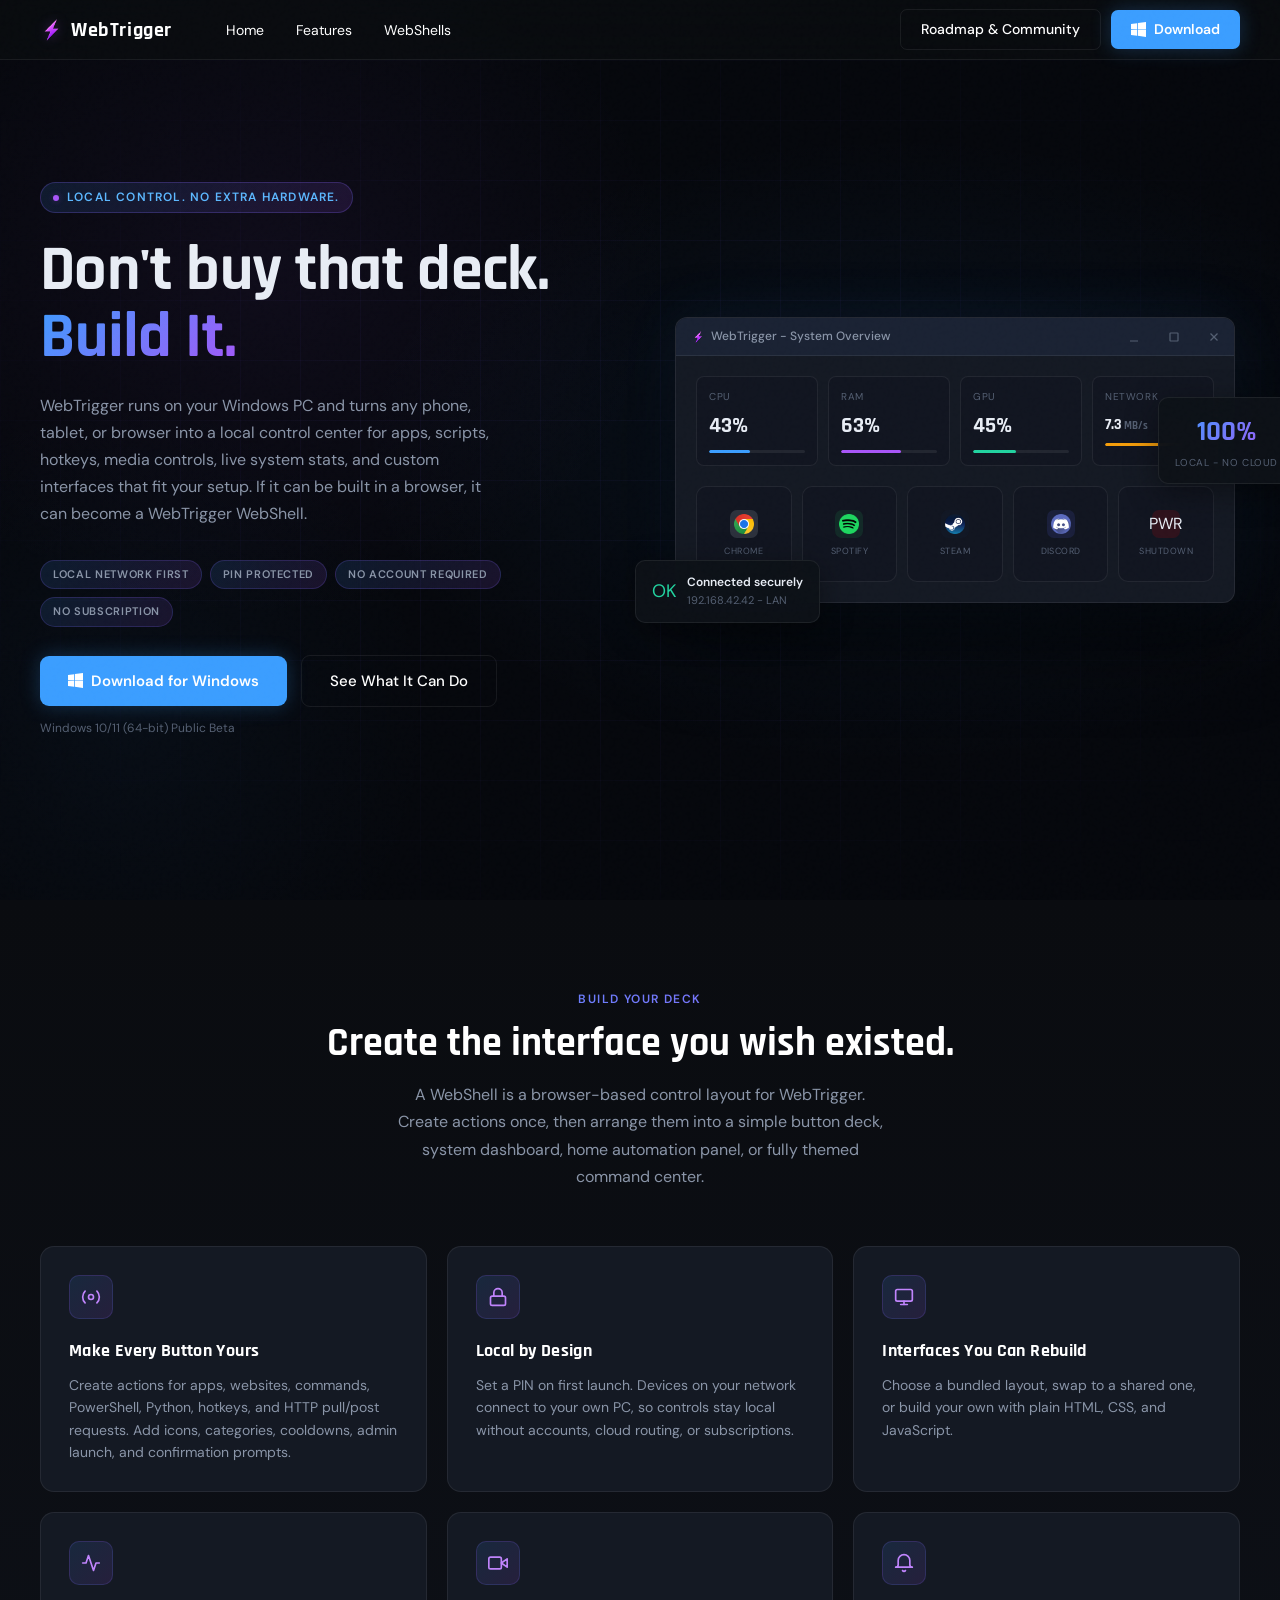
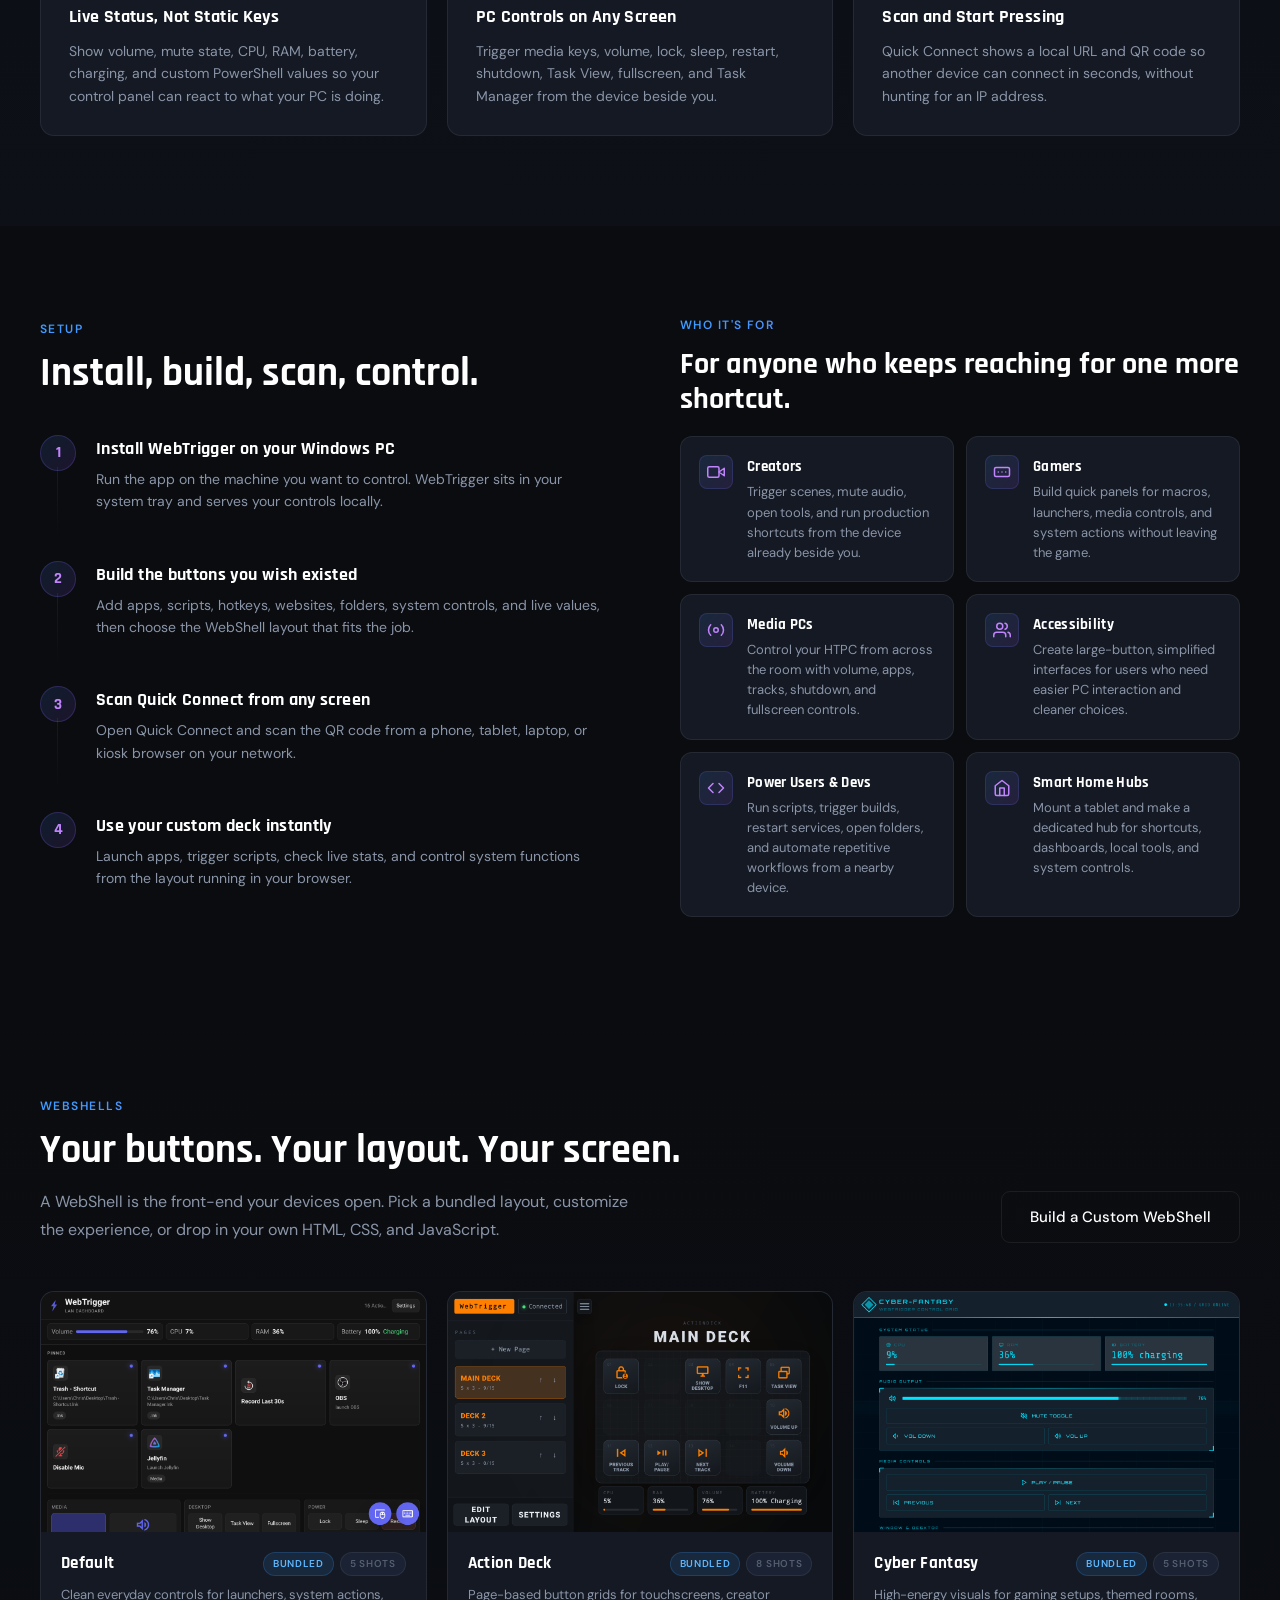
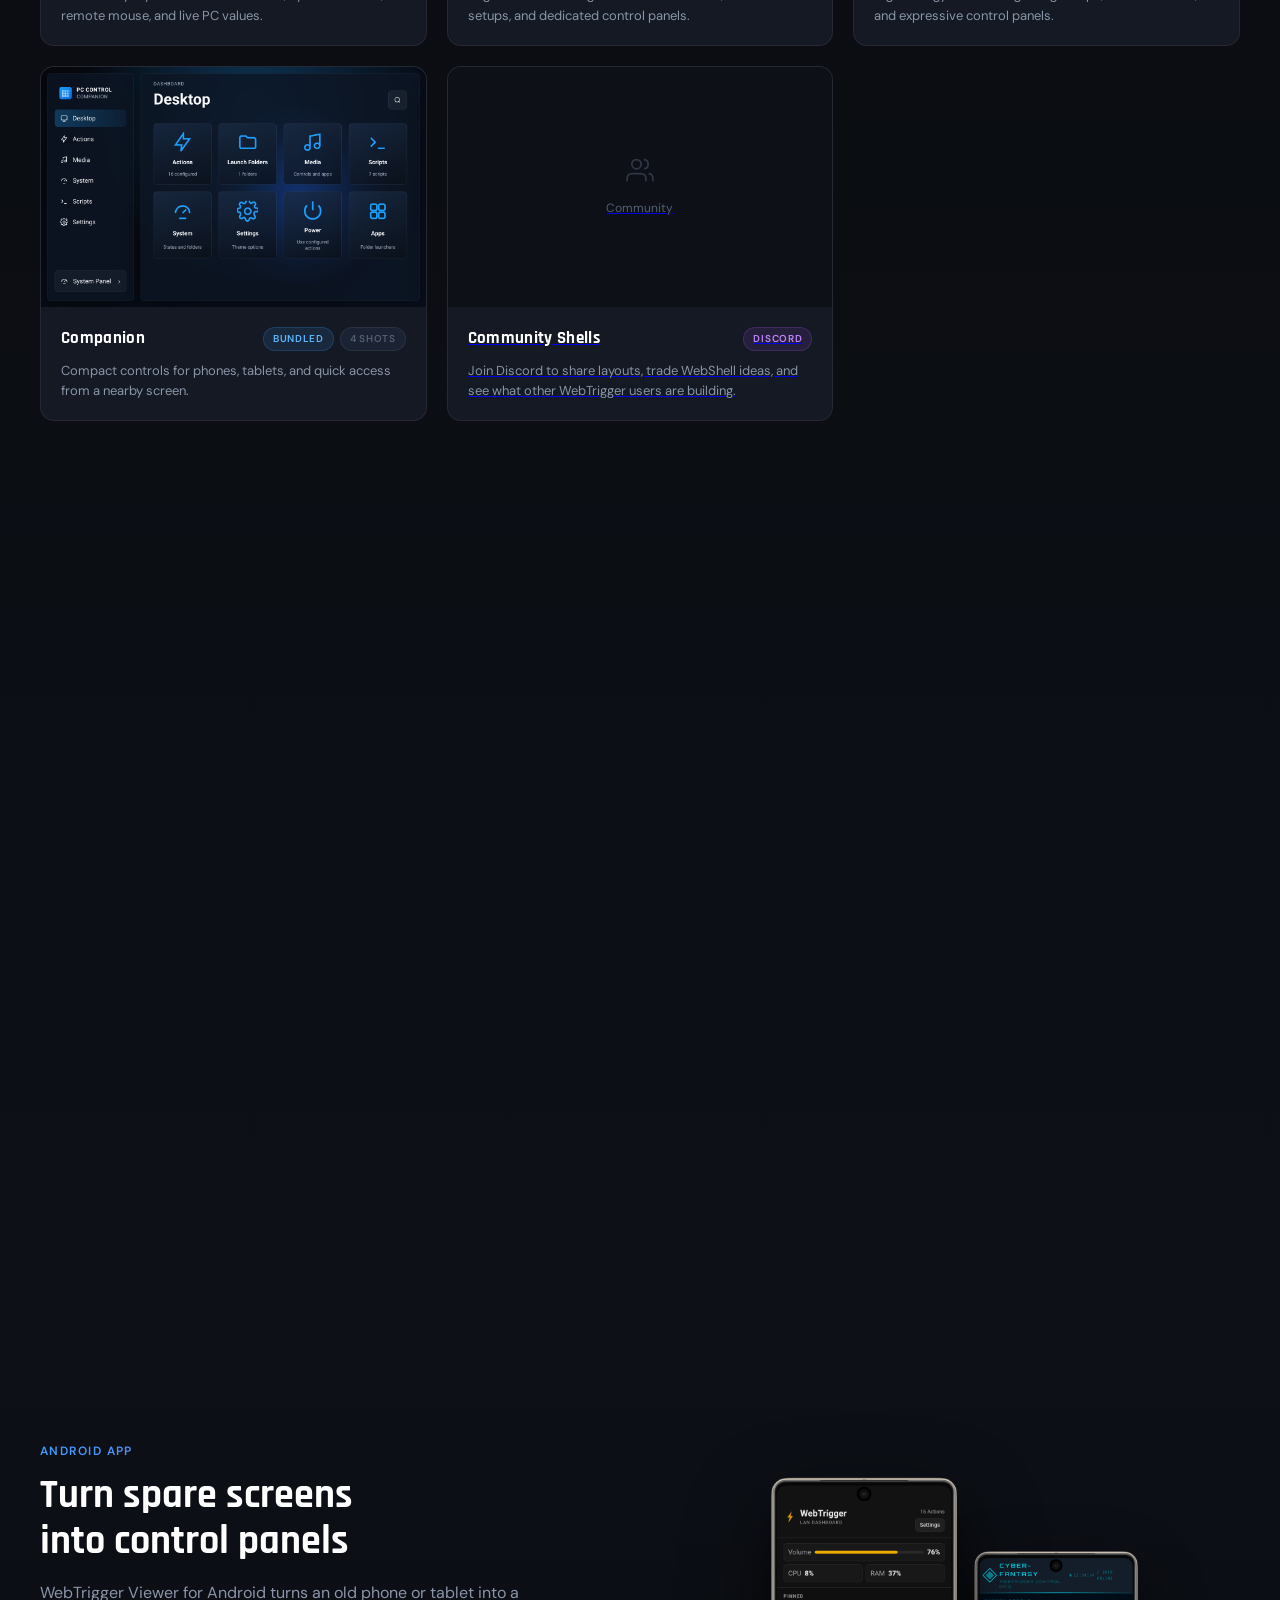
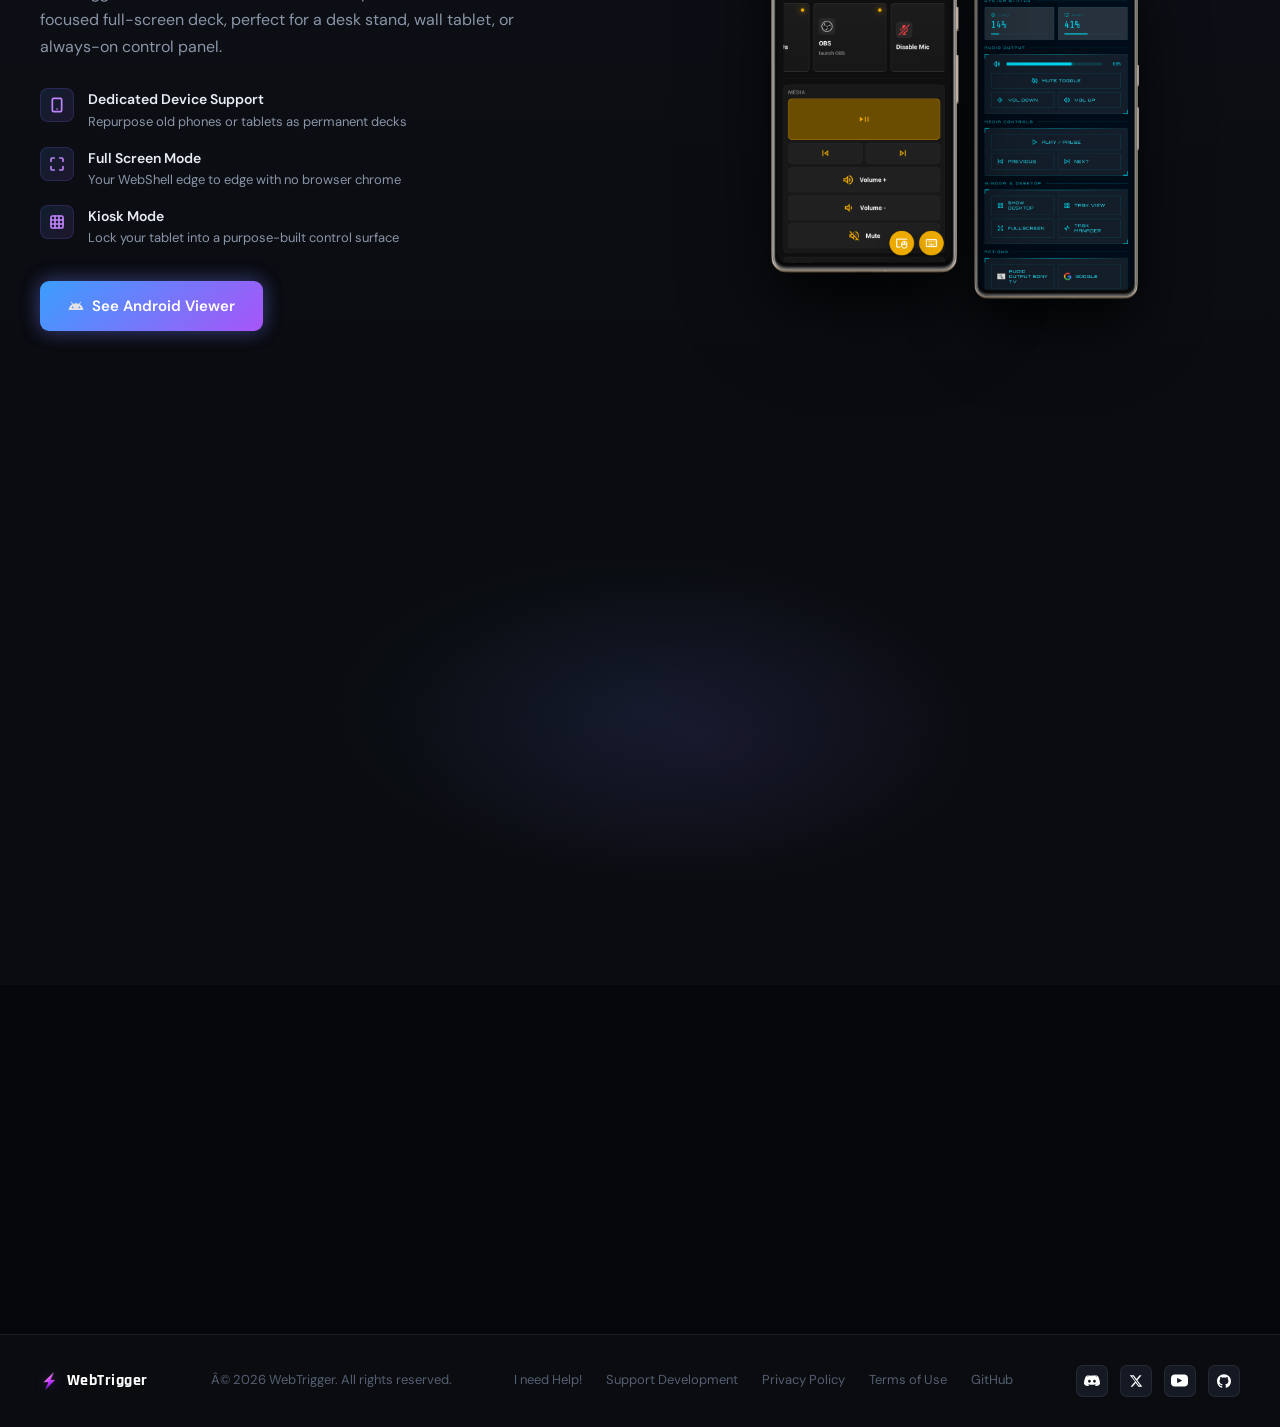
<file: index.html>
﻿<!DOCTYPE html>
<html lang="en">
<head>
<!-- Google tag (gtag.js) -->
<script async src="https://www.googletagmanager.com/gtag/js?id=G-G6HBFBQC3Q"></script>
<script>
  window.dataLayer = window.dataLayer || [];
  function gtag(){dataLayer.push(arguments);}
  gtag('js', new Date());

  gtag('config', 'G-G6HBFBQC3Q');
</script>
<meta charset="UTF-8">
<meta name="viewport" content="width=device-width, initial-scale=1.0">
<title>WebTrigger - Build Your Own PC Control Deck</title>
<meta name="description" content="WebTrigger turns phones, tablets, laptops, and wall panels into local PC control decks for apps, scripts, media, system controls, live data, and custom WebShells.">
<link rel="icon" href="favicon.ico" type="image/x-icon">
<link rel="preconnect" href="https://fonts.googleapis.com">
<link rel="preconnect" href="https://fonts.gstatic.com" crossorigin>
<link href="https://fonts.googleapis.com/css2?family=Rajdhani:wght@400;500;600;700&family=DM+Sans:ital,opsz,wght@0,9..40,300;0,9..40,400;0,9..40,500;1,9..40,300&display=swap" rel="stylesheet">
<link rel="stylesheet" href="css/style.css">
</head>
<body>

<!-- NAV -->
<nav>
  <a href="index.html" class="nav-logo">
    <img src="img/icon.png" alt="WebTrigger icon" />
    WebTrigger
  </a>
  <ul class="nav-links">
    <li><a href="index.html" class="active">Home</a></li>
    <li><a href="#features">Features</a></li>
    <li><a href="#shells">WebShells</a></li>
  </ul>
  <div class="nav-actions">
    <a href="https://discord.gg/Z6ErDr8A" class="btn btn-ghost">Roadmap &amp; Community</a>
    <a href="download.html" class="btn btn-primary btn-win">Download</a>
  </div>
</nav>

<!-- HERO -->
<section class="hero">
  <div class="hero-bg"></div>
  <div class="hero-grid"></div>
  <div class="hero-inner">
    <div class="hero-content">
      <div class="hero-tag">Local control. No extra hardware.</div>
      <h1>Don't buy that deck.<br><span class="accent">Build It.</span></h1>
      <p class="hero-desc">WebTrigger runs on your Windows PC and turns any phone, tablet, or browser into a local control center for apps, scripts, hotkeys, media controls, live system stats, and custom interfaces that fit your setup. If it can be built in a browser, it can become a WebTrigger WebShell.</p>

      <div class="trust-pills">
        <span class="pill">Local Network First</span>
        <span class="pill">PIN Protected</span>
        <span class="pill">No Account Required</span>
        <span class="pill">No Subscription</span>
      </div>

      <div>
        <div class="hero-cta">
          <a href="thanks.html" class="btn btn-primary btn-lg btn-win">Download for Windows</a>
          <a href="#features" class="btn btn-ghost btn-lg">See What It Can Do</a>
        </div>
        <p class="hero-note">Windows 10/11 (64-bit) Public Beta</p>
      </div>
    </div>

    <div class="hero-visual">
      <div class="mockup-stack">
        <div class="mockup-main">
          <div class="mockup-bar">
            <div class="mockup-bar-title">
              <img src="img/icon.png" alt="" style="width:12px;height:12px;object-fit:contain" />
              WebTrigger - System Overview
            </div>
            <div class="win-controls">
              <div class="win-btn win-min">
                <svg width="10" height="10" viewBox="0 0 10 10"><line x1="1" y1="9" x2="9" y2="9" stroke="currentColor" stroke-width="1.2"/></svg>
              </div>
              <div class="win-btn win-max">
                <svg width="10" height="10" viewBox="0 0 10 10"><rect x="1" y="1" width="8" height="8" rx="0.5" stroke="currentColor" stroke-width="1.2" fill="none"/></svg>
              </div>
              <div class="win-btn win-close">
                <svg width="10" height="10" viewBox="0 0 10 10"><line x1="1.5" y1="1.5" x2="8.5" y2="8.5" stroke="currentColor" stroke-width="1.2"/><line x1="8.5" y1="1.5" x2="1.5" y2="8.5" stroke="currentColor" stroke-width="1.2"/></svg>
              </div>
            </div>
          </div>
          <div class="mockup-content">
            <div class="stat-row">
              <div class="stat-card">
                <div class="stat-label">CPU</div>
                <div class="stat-val" id="stat-cpu">23%</div>
                <div class="stat-bar"><div class="stat-fill" id="fill-cpu" style="width:23%;background:#3b9eff"></div></div>
              </div>
              <div class="stat-card">
                <div class="stat-label">RAM</div>
                <div class="stat-val" id="stat-ram">45%</div>
                <div class="stat-bar"><div class="stat-fill" id="fill-ram" style="width:45%;background:#a855f7"></div></div>
              </div>
              <div class="stat-card">
                <div class="stat-label">GPU</div>
                <div class="stat-val" id="stat-gpu">32%</div>
                <div class="stat-bar"><div class="stat-fill" id="fill-gpu" style="width:32%;background:#22d3a0"></div></div>
              </div>
              <div class="stat-card">
                <div class="stat-label">Network</div>
                <div class="stat-val" style="font-size:15px;padding-top:4px" id="stat-net">1.2<span style="font-size:11px;color:var(--text3)"> MB/s</span></div>
                <div class="stat-bar"><div class="stat-fill" id="fill-net" style="width:20%;background:#f59e0b"></div></div>
              </div>
            </div>
            <div class="actions-row">
              <div class="action-btn">
                <div class="action-icon" style="background:#e8f4fd20"><img src="img/Chrome.png" style="width:20px;height:20px;object-fit:contain" alt="Chrome"></div>
                <div class="action-name">Chrome</div>
              </div>
              <div class="action-btn">
                <div class="action-icon" style="background:#1db95420"><img src="img/Spotify.png" style="width:20px;height:20px;object-fit:contain" alt="Spotify"></div>
                <div class="action-name">Spotify</div>
              </div>
              <div class="action-btn">
                <div class="action-icon" style="background:#1b2a4220"><img src="img/Steam.png" style="width:20px;height:20px;object-fit:contain" alt="Steam"></div>
                <div class="action-name">Steam</div>
              </div>
              <div class="action-btn">
                <div class="action-icon" style="background:#5865f220"><img src="img/Discord.png" style="width:20px;height:20px;object-fit:contain" alt="Discord"></div>
                <div class="action-name">Discord</div>
              </div>
              <div class="action-btn">
                <div class="action-icon" style="background:#ff000020;font-size:16px">PWR</div>
                <div class="action-name">Shutdown</div>
              </div>
            </div>
          </div>
        </div>

        <div class="float-card float-card-1">
          <div class="icon">OK</div>
          <div>
            <div class="title">Connected securely</div>
            <div class="sub">192.168.42.42 - LAN</div>
          </div>
        </div>

        <div class="float-card float-card-2">
          <div class="big">100%</div>
          <div class="label">Local - No cloud</div>
        </div>
      </div>
    </div>
  </div>
</section>

<!-- FEATURES -->
<section class="features-section" id="features">
  <div class="container">
    <div class="features-header">
      <div class="section-tag reveal">Build Your Deck</div>
      <div class="section-title reveal reveal-delay-1">Create the interface you wish existed.</div>
      <p class="section-desc reveal reveal-delay-2">A WebShell is a browser-based control layout for WebTrigger. Create actions once, then arrange them into a simple button deck, system dashboard, home automation panel, or fully themed command center.</p>
    </div>
    <div class="features-grid">
      <div class="feature-card reveal">
        <div class="feature-icon">
          <svg width="20" height="20" viewBox="0 0 24 24" fill="none" stroke="currentColor" stroke-width="2" stroke-linecap="round" stroke-linejoin="round"><circle cx="12" cy="12" r="3"></circle><path d="M19.07 4.93a10 10 0 0 1 0 14.14"></path><path d="M4.93 4.93a10 10 0 0 0 0 14.14"></path></svg>
        </div>
        <div class="feature-title">Make Every Button Yours</div>
        <div class="feature-desc">Create actions for apps, websites, commands, PowerShell, Python, hotkeys, and HTTP pull/post requests. Add icons, categories, cooldowns, admin launch, and confirmation prompts.</div>
      </div>
      <div class="feature-card reveal reveal-delay-1">
        <div class="feature-icon">
          <svg width="20" height="20" viewBox="0 0 24 24" fill="none" stroke="currentColor" stroke-width="2" stroke-linecap="round" stroke-linejoin="round"><rect x="3" y="11" width="18" height="11" rx="2"></rect><path d="M7 11V7a5 5 0 0 1 10 0v4"></path></svg>
        </div>
        <div class="feature-title">Local by Design</div>
        <div class="feature-desc">Set a PIN on first launch. Devices on your network connect to your own PC, so controls stay local without accounts, cloud routing, or subscriptions.</div>
      </div>
      <div class="feature-card reveal reveal-delay-2">
        <div class="feature-icon">
          <svg width="20" height="20" viewBox="0 0 24 24" fill="none" stroke="currentColor" stroke-width="2" stroke-linecap="round" stroke-linejoin="round"><rect x="2" y="3" width="20" height="14" rx="2"></rect><line x1="8" y1="21" x2="16" y2="21"></line><line x1="12" y1="17" x2="12" y2="21"></line></svg>
        </div>
        <div class="feature-title">Interfaces You Can Rebuild</div>
        <div class="feature-desc">Choose a bundled layout, swap to a shared one, or build your own with plain HTML, CSS, and JavaScript.</div>
      </div>
      <div class="feature-card reveal reveal-delay-3">
        <div class="feature-icon">
          <svg width="20" height="20" viewBox="0 0 24 24" fill="none" stroke="currentColor" stroke-width="2" stroke-linecap="round" stroke-linejoin="round"><polyline points="22 12 18 12 15 21 9 3 6 12 2 12"></polyline></svg>
        </div>
        <div class="feature-title">Live Status, Not Static Keys</div>
        <div class="feature-desc">Show volume, mute state, CPU, RAM, battery, charging, and custom PowerShell values so your control panel can react to what your PC is doing.</div>
      </div>
      <div class="feature-card reveal reveal-delay-4">
        <div class="feature-icon">
          <svg width="20" height="20" viewBox="0 0 24 24" fill="none" stroke="currentColor" stroke-width="2" stroke-linecap="round" stroke-linejoin="round"><polygon points="23 7 16 12 23 17 23 7"></polygon><rect x="1" y="5" width="15" height="14" rx="2"></rect></svg>
        </div>
        <div class="feature-title">PC Controls on Any Screen</div>
        <div class="feature-desc">Trigger media keys, volume, lock, sleep, restart, shutdown, Task View, fullscreen, and Task Manager from the device beside you.</div>
      </div>
      <div class="feature-card reveal reveal-delay-5">
        <div class="feature-icon">
          <svg width="20" height="20" viewBox="0 0 24 24" fill="none" stroke="currentColor" stroke-width="2" stroke-linecap="round" stroke-linejoin="round"><path d="M22 17H2a3 3 0 0 0 3-3V9a7 7 0 0 1 14 0v5a3 3 0 0 0 3 3zm-8.27 4a2 2 0 0 1-3.46 0"></path></svg>
        </div>
        <div class="feature-title">Scan and Start Pressing</div>
        <div class="feature-desc">Quick Connect shows a local URL and QR code so another device can connect in seconds, without hunting for an IP address.</div>
      </div>
    </div>
  </div>
</section>

<!-- HOW IT WORKS + WHO IT'S FOR -->
<section class="how-section" id="how">
  <div class="container">
    <div class="how-grid">
      <div>
        <div class="section-tag reveal">Setup</div>
        <div class="section-title reveal reveal-delay-1">Install, build, scan, control.</div>
        <div class="steps">
          <div class="step reveal reveal-delay-2">
            <div class="step-num">1</div>
            <div>
              <div class="step-title">Install WebTrigger on your Windows PC</div>
              <div class="step-desc">Run the app on the machine you want to control. WebTrigger sits in your system tray and serves your controls locally.</div>
            </div>
          </div>
          <div class="step reveal reveal-delay-3">
            <div class="step-num">2</div>
            <div>
              <div class="step-title">Build the buttons you wish existed</div>
              <div class="step-desc">Add apps, scripts, hotkeys, websites, folders, system controls, and live values, then choose the WebShell layout that fits the job.</div>
            </div>
          </div>
          <div class="step reveal reveal-delay-4">
            <div class="step-num">3</div>
            <div>
              <div class="step-title">Scan Quick Connect from any screen</div>
              <div class="step-desc">Open Quick Connect and scan the QR code from a phone, tablet, laptop, or kiosk browser on your network.</div>
            </div>
          </div>
          <div class="step reveal reveal-delay-5">
            <div class="step-num">4</div>
            <div>
              <div class="step-title">Use your custom deck instantly</div>
              <div class="step-desc">Launch apps, trigger scripts, check live stats, and control system functions from the layout running in your browser.</div>
            </div>
          </div>
        </div>
      </div>

      <div>
        <div class="section-tag reveal">Who It's For</div>
        <div class="section-title reveal reveal-delay-1" style="font-size:clamp(22px,2.5vw,30px);margin-bottom:20px">For anyone who keeps reaching for one more shortcut.</div>
        <div class="usecase-grid reveal reveal-delay-2">
          <div class="usecase-card">
            <div class="usecase-icon">
              <svg width="18" height="18" viewBox="0 0 24 24" fill="none" stroke="currentColor" stroke-width="2" stroke-linecap="round" stroke-linejoin="round"><polygon points="23 7 16 12 23 17 23 7"></polygon><rect x="1" y="5" width="15" height="14" rx="2"></rect></svg>
            </div>
            <div>
              <div class="usecase-title">Creators</div>
              <div class="usecase-desc">Trigger scenes, mute audio, open tools, and run production shortcuts from the device already beside you.</div>
            </div>
          </div>
          <div class="usecase-card">
            <div class="usecase-icon">
              <svg width="18" height="18" viewBox="0 0 24 24" fill="none" stroke="currentColor" stroke-width="2" stroke-linecap="round" stroke-linejoin="round"><rect x="2" y="6" width="20" height="12" rx="2"></rect><path d="M12 12h.01M17 12h.01M7 12h.01"></path></svg>
            </div>
            <div>
              <div class="usecase-title">Gamers</div>
              <div class="usecase-desc">Build quick panels for macros, launchers, media controls, and system actions without leaving the game.</div>
            </div>
          </div>
          <div class="usecase-card">
            <div class="usecase-icon">
              <svg width="18" height="18" viewBox="0 0 24 24" fill="none" stroke="currentColor" stroke-width="2" stroke-linecap="round" stroke-linejoin="round"><circle cx="12" cy="12" r="3"></circle><path d="M19.07 4.93a10 10 0 0 1 0 14.14M4.93 4.93a10 10 0 0 0 0 14.14"></path></svg>
            </div>
            <div>
              <div class="usecase-title">Media PCs</div>
              <div class="usecase-desc">Control your HTPC from across the room with volume, apps, tracks, shutdown, and fullscreen controls.</div>
            </div>
          </div>
          <div class="usecase-card">
            <div class="usecase-icon">
              <svg width="18" height="18" viewBox="0 0 24 24" fill="none" stroke="currentColor" stroke-width="2" stroke-linecap="round" stroke-linejoin="round"><path d="M17 21v-2a4 4 0 0 0-4-4H5a4 4 0 0 0-4 4v2"></path><circle cx="9" cy="7" r="4"></circle><path d="M23 21v-2a4 4 0 0 0-3-3.87M16 3.13a4 4 0 0 1 0 7.75"></path></svg>
            </div>
            <div>
              <div class="usecase-title">Accessibility</div>
              <div class="usecase-desc">Create large-button, simplified interfaces for users who need easier PC interaction and cleaner choices.</div>
            </div>
          </div>
          <div class="usecase-card">
            <div class="usecase-icon">
              <svg width="18" height="18" viewBox="0 0 24 24" fill="none" stroke="currentColor" stroke-width="2" stroke-linecap="round" stroke-linejoin="round"><polyline points="16 18 22 12 16 6"></polyline><polyline points="8 6 2 12 8 18"></polyline></svg>
            </div>
            <div>
              <div class="usecase-title">Power Users &amp; Devs</div>
              <div class="usecase-desc">Run scripts, trigger builds, restart services, open folders, and automate repetitive workflows from a nearby device.</div>
            </div>
          </div>
          <div class="usecase-card">
            <div class="usecase-icon">
              <svg width="18" height="18" viewBox="0 0 24 24" fill="none" stroke="currentColor" stroke-width="2" stroke-linecap="round" stroke-linejoin="round"><path d="M3 9l9-7 9 7v11a2 2 0 0 1-2 2H5a2 2 0 0 1-2-2z"></path><polyline points="9 22 9 12 15 12 15 22"></polyline></svg>
            </div>
            <div>
              <div class="usecase-title">Smart Home Hubs</div>
              <div class="usecase-desc">Mount a tablet and make a dedicated hub for shortcuts, dashboards, local tools, and system controls.</div>
            </div>
          </div>
        </div>
      </div>
    </div>
  </div>
</section>

<!-- WEBSHELLS -->
<section class="shells-section" id="shells">
  <div class="container">

    <!-- Section header -->
    <div class="shells-header reveal">
      <div>
        <div class="section-tag">WebShells</div>
        <div class="section-title">Your buttons. Your layout. Your screen.</div>
        <p class="section-desc" style="max-width:600px">A WebShell is the front-end your devices open. Pick a bundled layout, customize the experience, or drop in your own HTML, CSS, and JavaScript.</p>
      </div>
      <a href="getting-started.html" class="btn btn-ghost btn-lg reveal">Build a Custom WebShell</a>
    </div>

    <!-- Shell gallery grid -->
    <div class="shell-gallery shell-selector-grid reveal reveal-delay-1" data-shell-selector>

      <button class="shell-card shell-select-card" type="button" data-shell="default" aria-haspopup="dialog">
        <div class="shell-preview">
          <img src="shells/Default1.png" alt="Default WebShell preview">
        </div>
        <div class="shell-card-body">
          <div class="shell-card-meta">
            <div class="shell-card-name">Default</div>
            <div class="shell-badges">
              <span class="shell-badge shell-badge-bundled">Bundled</span>
              <span class="shell-badge">5 shots</span>
            </div>
          </div>
          <div class="shell-card-desc">Clean everyday controls for launchers, system actions, remote mouse, and live PC values.</div>
        </div>
      </button>

      <button class="shell-card shell-select-card" type="button" data-shell="action" aria-haspopup="dialog">
        <div class="shell-preview">
          <img src="shells/Action_Deck1.png" alt="Action Deck WebShell preview">
        </div>
        <div class="shell-card-body">
          <div class="shell-card-meta">
            <div class="shell-card-name">Action Deck</div>
            <div class="shell-badges">
              <span class="shell-badge shell-badge-bundled">Bundled</span>
              <span class="shell-badge">8 shots</span>
            </div>
          </div>
          <div class="shell-card-desc">Page-based button grids for touchscreens, creator setups, and dedicated control panels.</div>
        </div>
      </button>

      <button class="shell-card shell-select-card" type="button" data-shell="cyber" aria-haspopup="dialog">
        <div class="shell-preview">
          <img src="shells/Cyber_Fantasy1.png" alt="Cyber Fantasy WebShell preview">
        </div>
        <div class="shell-card-body">
          <div class="shell-card-meta">
            <div class="shell-card-name">Cyber Fantasy</div>
            <div class="shell-badges">
              <span class="shell-badge shell-badge-bundled">Bundled</span>
              <span class="shell-badge">5 shots</span>
            </div>
          </div>
          <div class="shell-card-desc">High-energy visuals for gaming setups, themed rooms, and expressive control panels.</div>
        </div>
      </button>

      <button class="shell-card shell-select-card" type="button" data-shell="companion" aria-haspopup="dialog">
        <div class="shell-preview">
          <img src="shells/Companion1.png" alt="Companion WebShell preview">
        </div>
        <div class="shell-card-body">
          <div class="shell-card-meta">
            <div class="shell-card-name">Companion</div>
            <div class="shell-badges">
              <span class="shell-badge shell-badge-bundled">Bundled</span>
              <span class="shell-badge">4 shots</span>
            </div>
          </div>
          <div class="shell-card-desc">Compact controls for phones, tablets, and quick access from a nearby screen.</div>
        </div>
      </button>

      <a class="shell-card shell-card-community" href="https://discord.gg/Z6ErDr8A">
        <div class="shell-preview shell-preview-community">
          <div class="shell-img-placeholder shell-img-placeholder-dim">
            <div class="shell-community-icon">
              <svg width="28" height="28" viewBox="0 0 24 24" fill="none" stroke="currentColor" stroke-width="1.5" stroke-linecap="round" stroke-linejoin="round"><path d="M17 21v-2a4 4 0 0 0-4-4H5a4 4 0 0 0-4 4v2"></path><circle cx="9" cy="7" r="4"></circle><path d="M23 21v-2a4 4 0 0 0-3-3.87M16 3.13a4 4 0 0 1 0 7.75"></path></svg>
            </div>
            <div style="font-size:12px;color:var(--text3);margin-top:8px">Community</div>
          </div>
        </div>
        <div class="shell-card-body">
          <div class="shell-card-meta">
            <div class="shell-card-name">Community Shells</div>
            <div class="shell-badges">
              <span class="shell-badge shell-badge-community">Discord</span>
            </div>
          </div>
          <div class="shell-card-desc">Join Discord to share layouts, trade WebShell ideas, and see what other WebTrigger users are building.</div>
        </div>
      </a>

    </div>

    <div class="shell-package-card reveal reveal-delay-2">
      <div class="shell-package-copy">
        <div class="section-tag">Import &amp; Export</div>
        <div class="section-title">Package and share your setup</div>
        <p class="section-desc">A <code>.wtp</code> file is a WebTrigger Package. Export selected actions, live data sources, and themes/WebShells into one portable file, then back it up, move it to another PC, or share a ready-made setup with someone else.</p>
        <div class="shell-package-points">
          <div class="shell-package-point">
            <div class="shell-feat-title">Pick what travels</div>
            <div class="shell-feat-desc">Choose actions, live data sources, and themes independently.</div>
          </div>
          <div class="shell-package-point">
            <div class="shell-feat-title">Bundle the whole experience</div>
            <div class="shell-feat-desc">Package both the controls and the WebShell layout that presents them.</div>
          </div>
          <div class="shell-package-point">
            <div class="shell-feat-title">Import with review</div>
            <div class="shell-feat-desc">Preview package contents and choose how to merge, replace, rename, skip, or cancel conflicts before adding anything.</div>
          </div>
        </div>
      </div>
      <div class="shell-package-visual">
        <img src="img/Export_Window.png" alt="WebTrigger export window showing selectable actions, live data, and themes">
      </div>
    </div>

    <div class="shell-lightbox" data-shell-lightbox hidden>
      <div class="shell-lightbox-backdrop" data-shell-close></div>
      <div class="shell-lightbox-dialog" role="dialog" aria-modal="true" aria-labelledby="shell-lightbox-title" aria-describedby="shell-lightbox-desc" tabindex="-1">
        <div class="shell-showcase-head">
          <div>
            <div class="section-tag" id="shell-showcase-kicker">WebShell Preview</div>
            <div class="shell-showcase-title" id="shell-lightbox-title">Default</div>
            <p class="shell-showcase-desc" id="shell-lightbox-desc">A clean everyday dashboard for launchers, system actions, remote mouse, and live PC values.</p>
          </div>
          <div class="shell-lightbox-actions">
            <div class="shell-slide-count" id="shell-slide-count">1 / 5</div>
            <button class="shell-close-btn" type="button" data-shell-close aria-label="Close screenshot viewer">
              <svg width="18" height="18" viewBox="0 0 24 24" fill="none" stroke="currentColor" stroke-width="2.5" stroke-linecap="round" stroke-linejoin="round"><line x1="18" y1="6" x2="6" y2="18"></line><line x1="6" y1="6" x2="18" y2="18"></line></svg>
            </button>
          </div>
        </div>
        <div class="shell-showcase-frame">
          <button class="shell-nav-btn shell-nav-prev" type="button" data-shell-prev aria-label="Previous screenshot">
            <svg width="18" height="18" viewBox="0 0 24 24" fill="none" stroke="currentColor" stroke-width="2.5" stroke-linecap="round" stroke-linejoin="round"><polyline points="15 18 9 12 15 6"></polyline></svg>
          </button>
          <img id="shell-showcase-img" src="shells/Default1.png" alt="Default WebShell screenshot 1">
          <button class="shell-nav-btn shell-nav-next" type="button" data-shell-next aria-label="Next screenshot">
            <svg width="18" height="18" viewBox="0 0 24 24" fill="none" stroke="currentColor" stroke-width="2.5" stroke-linecap="round" stroke-linejoin="round"><polyline points="9 18 15 12 9 6"></polyline></svg>
          </button>
        </div>
        <div class="shell-dots" data-shell-dots aria-label="Screenshot picker"></div>
      </div>
    </div>

    <!-- How shells work explainer -->
    <div class="shells-explainer reveal">
      <div class="shells-explainer-grid">
        <div class="shell-exp-item">
          <div class="shell-feat-icon">
            <svg width="16" height="16" viewBox="0 0 24 24" fill="none" stroke="currentColor" stroke-width="2.5" stroke-linecap="round" stroke-linejoin="round"><path d="M12 20h9"></path><path d="M16.5 3.5a2.121 2.121 0 0 1 3 3L7 19l-4 1 1-4L16.5 3.5z"></path></svg>
          </div>
          <div>
            <div class="shell-feat-title">Plain HTML/CSS/JS</div>
            <div class="shell-feat-desc">If you can build a webpage, you can build a control layout. No framework or special editor required.</div>
          </div>
        </div>
        <div class="shell-exp-item">
          <div class="shell-feat-icon">
            <svg width="16" height="16" viewBox="0 0 24 24" fill="none" stroke="currentColor" stroke-width="2.5" stroke-linecap="round" stroke-linejoin="round"><path d="M21 16V8a2 2 0 0 0-1-1.73l-7-4a2 2 0 0 0-2 0l-7 4A2 2 0 0 0 3 8v8a2 2 0 0 0 1 1.73l7 4a2 2 0 0 0 2 0l7-4A2 2 0 0 0 21 16z"></path></svg>
          </div>
          <div>
            <div class="shell-feat-title">Drop-in layouts</div>
            <div class="shell-feat-desc">Drop a shell folder into the shells directory. WebTrigger detects it instantly, with no restart needed.</div>
          </div>
        </div>
        <div class="shell-exp-item">
          <div class="shell-feat-icon">
            <svg width="16" height="16" viewBox="0 0 24 24" fill="none" stroke="currentColor" stroke-width="2.5" stroke-linecap="round" stroke-linejoin="round"><polyline points="22 12 18 12 15 21 9 3 6 12 2 12"></polyline></svg>
          </div>
          <div>
            <div class="shell-feat-title">Live data access</div>
            <div class="shell-feat-desc">Shells can show real-time CPU, RAM, battery, volume, mute state, and custom PowerShell values.</div>
          </div>
        </div>
        <div class="shell-exp-item">
          <div class="shell-feat-icon">
            <svg width="16" height="16" viewBox="0 0 24 24" fill="none" stroke="currentColor" stroke-width="2.5" stroke-linecap="round" stroke-linejoin="round"><path d="M14 2H6a2 2 0 0 0-2 2v16a2 2 0 0 0 2 2h12a2 2 0 0 0 2-2V8z"></path><polyline points="14 2 14 8 20 8"></polyline></svg>
          </div>
          <div>
            <div class="shell-feat-title">Design around your setup</div>
            <div class="shell-feat-desc">Export actions, system controls, live data sources, and launch folders so a shell can match your real workflow.</div>
          </div>
        </div>
      </div>
    </div>

  </div>
</section>

<!-- ANDROID COMPANION -->
<section class="android-section">
  <div class="container">
    <div class="android-inner">
      <div>
        <div class="section-tag reveal">Android App</div>
        <div class="section-title reveal reveal-delay-1">Turn spare screens<br>into control panels</div>
        <p class="section-desc reveal reveal-delay-2" style="margin-bottom:28px">WebTrigger Viewer for Android turns an old phone or tablet into a focused full-screen deck, perfect for a desk stand, wall tablet, or always-on control panel.</p>
        <ul class="hero-bullets reveal reveal-delay-3" style="margin-bottom:32px">
          <li>
            <div class="bullet-icon">
              <svg width="16" height="16" viewBox="0 0 24 24" fill="none" stroke="currentColor" stroke-width="2.5" stroke-linecap="round" stroke-linejoin="round"><rect x="5" y="2" width="14" height="20" rx="2"></rect><line x1="12" y1="18" x2="12.01" y2="18"></line></svg>
            </div>
            <div>
              <div class="bullet-title">Dedicated Device Support</div>
              <div class="bullet-sub">Repurpose old phones or tablets as permanent decks</div>
            </div>
          </li>
          <li>
            <div class="bullet-icon">
              <svg width="16" height="16" viewBox="0 0 24 24" fill="none" stroke="currentColor" stroke-width="2.5" stroke-linecap="round" stroke-linejoin="round"><path d="M8 3H5a2 2 0 0 0-2 2v3m18 0V5a2 2 0 0 0-2-2h-3m0 18h3a2 2 0 0 0 2-2v-3M3 16v3a2 2 0 0 0 2 2h3"></path></svg>
            </div>
            <div>
              <div class="bullet-title">Full Screen Mode</div>
              <div class="bullet-sub">Your WebShell edge to edge with no browser chrome</div>
            </div>
          </li>
          <li>
            <div class="bullet-icon">
              <svg width="16" height="16" viewBox="0 0 24 24" fill="none" stroke="currentColor" stroke-width="2.5" stroke-linecap="round" stroke-linejoin="round"><rect x="3" y="3" width="18" height="18" rx="2"></rect><path d="M9 3v18M15 3v18M3 9h18M3 15h18"></path></svg>
            </div>
            <div>
              <div class="bullet-title">Kiosk Mode</div>
              <div class="bullet-sub">Lock your tablet into a purpose-built control surface</div>
            </div>
          </li>
        </ul>
        <div class="reveal reveal-delay-4">
          <a href="viewer.html" class="btn btn-primary btn-lg" style="display:inline-flex">
            <img src="img/Android.svg" alt="" aria-hidden="true" style="width:16px;height:16px;object-fit:contain">
            See Android Viewer
          </a>
        </div>
      </div>

      <div class="viewer-rotator reveal" data-viewer-rotator aria-label="WebTrigger Viewer screenshot preview">
        <div class="viewer-shot viewer-shot-main">
          <img src="viewer/Phone1.png" alt="WebTrigger Viewer screenshot on a phone" data-viewer-slot="0">
        </div>
        <div class="viewer-shot viewer-shot-side">
          <img src="viewer/Phone2.png" alt="WebTrigger Viewer screenshot on a tablet or browser" data-viewer-slot="1">
        </div>
      </div>
    </div>
  </div>
</section>

<!-- CTA -->
<section class="cta-section" id="download">
  <div class="cta-inner">
    <div class="section-tag reveal" style="display:inline-flex;margin:0 auto 16px">Ready to Build?</div>
    <h2 class="reveal reveal-delay-1">Build your deck.<br>Keep your hardware.</h2>
    <p class="reveal reveal-delay-2">Install WebTrigger on your Windows PC, set a PIN, scan Quick Connect, and turn the screens you already own into custom control surfaces.</p>
    <div class="cta-buttons reveal reveal-delay-3">
      <a href="thanks.html" class="btn btn-primary btn-lg btn-win">Download for Windows</a>
    </div>
  </div>
</section>

<!-- COMMUNITY -->
<div class="community-section" id="community">
  <div class="community-inner">
    <div class="community-card reveal">
      <div>
        <div class="section-tag">Community</div>
        <div class="community-title">Share your deck ideas</div>
      </div>
      <p class="community-desc">Share layouts, trade WebShell ideas, get help, and see how other users are turning ordinary devices into custom PC control decks.</p>
      <div>
        <a href="https://discord.gg/Z6ErDr8A" class="btn btn-discord btn-lg">
          <img class="social-badge-icon discord-badge-icon" src="img/Discord_Badge.svg" alt="" aria-hidden="true">
          Join Discord
        </a>
      </div>
    </div>
    <div class="community-card reveal reveal-delay-2">
      <div>
        <div class="section-tag">Documentation</div>
        <div class="community-title">Learn WebTrigger and WebShells</div>
      </div>
      <p class="community-desc">There is a full documentation area for setup, actions, live data sources, launch folders, and building your own WebShell interfaces.</p>
      <div>
        <a href="getting-started.html" class="btn btn-github btn-lg">
          <svg width="15" height="15" viewBox="0 0 24 24" fill="none" stroke="currentColor" stroke-width="2.5" stroke-linecap="round" stroke-linejoin="round"><path d="M4 19.5A2.5 2.5 0 0 1 6.5 17H20"></path><path d="M4 4.5A2.5 2.5 0 0 1 6.5 2H20v20H6.5A2.5 2.5 0 0 1 4 19.5z"></path></svg>
          Explore Documentation
        </a>
      </div>
    </div>
  </div>
</div>

<!-- FOOTER -->
<footer>
  <div class="footer-inner">
    <a href="index.html" class="nav-logo" style="font-size:16px">
      <img src="img/icon.png" alt="WebTrigger icon" style="width:18px;height:18px" />
      WebTrigger
    </a>
    <div class="footer-copy">Â© 2026 WebTrigger. All rights reserved.</div>
    <div class="footer-links">
      <a href="support.html">I need Help!</a>
      <a href="support-development.html">Support Development</a>
      <a href="privacy.html">Privacy Policy</a>
      <a href="terms.html">Terms of Use</a>
      <a href="https://github.com/Sliestnut9/WebTrigger">GitHub</a>
    </div>
    <div class="footer-social">
      <a href="https://discord.gg/Z6ErDr8A" class="social-btn" title="Discord">
        <img class="social-badge-icon discord-badge-icon" src="img/Discord_Badge.svg" alt="" aria-hidden="true">
      </a>
      <a href="https://x.com/WebTriggerX" class="social-btn" title="Twitter/X">
        <svg width="14" height="14" viewBox="0 0 24 24" fill="currentColor"><path d="M18.244 2.25h3.308l-7.227 8.26 8.502 11.24H16.17l-4.714-6.231-5.401 6.231H2.74l7.73-8.835L1.254 2.25H8.08l4.713 6.231zm-1.161 17.52h1.833L7.084 4.126H5.117z"/></svg>
      </a>
      <a href="https://www.youtube.com/@WebTrigger" class="social-btn" title="YouTube">
        <img class="social-badge-icon youtube-badge-icon" src="img/Youtube_Badge.svg" alt="" aria-hidden="true">
      </a>
      <a href="https://github.com/Sliestnut9/WebTrigger" class="social-btn" title="GitHub">
        <svg width="14" height="14" viewBox="0 0 24 24" fill="currentColor"><path d="M12 .297c-6.63 0-12 5.373-12 12 0 5.303 3.438 9.8 8.205 11.385.6.113.82-.258.82-.577 0-.285-.01-1.04-.015-2.04-3.338.724-4.042-1.61-4.042-1.61C4.422 18.07 3.633 17.7 3.633 17.7c-1.087-.744.084-.729.084-.729 1.205.084 1.838 1.236 1.838 1.236 1.07 1.835 2.809 1.305 3.495.998.108-.776.417-1.305.76-1.605-2.665-.3-5.466-1.332-5.466-5.93 0-1.31.465-2.38 1.235-3.22-.135-.303-.54-1.523.105-3.176 0 0 1.005-.322 3.3 1.23.96-.267 1.98-.399 3-.405 1.02.006 2.04.138 3 .405 2.28-1.552 3.285-1.23 3.285-1.23.645 1.653.24 2.873.12 3.176.765.84 1.23 1.91 1.23 3.22 0 4.61-2.805 5.625-5.475 5.92.42.36.81 1.096.81 2.22 0 1.606-.015 2.896-.015 3.286 0 .315.21.69.825.57C20.565 22.092 24 17.592 24 12.297c0-6.627-5.373-12-12-12"/></svg>
      </a>
    </div>
  </div>
</footer>

<aside class="bolt-survey" data-bolt-survey hidden aria-label="A quick question from Bolt">
  <button type="button" class="bolt-survey-close" data-bolt-close aria-label="Close Bolt prompt">
    <svg width="16" height="16" viewBox="0 0 24 24" fill="none" stroke="currentColor" stroke-width="2.5" stroke-linecap="round" stroke-linejoin="round"><line x1="18" y1="6" x2="6" y2="18"></line><line x1="6" y1="6" x2="18" y2="18"></line></svg>
  </button>
  <div class="bolt-survey-art">
    <img src="mascot/Bolt_Handshake.png" alt="Bolt, the WebTrigger mascot, waving hello">
  </div>
  <div class="bolt-survey-copy">
    <h2>Hi, I'm Bolt.</h2>
    <p><strong>I make things run behind the scenes.</strong></p>
    <p>Would you mind answering a few questions about what brings you here?</p>
    <p>WebTrigger is a small independent project and every new user helps shape its future. If you have the time, please submit a feedback form.</p>
    <div class="bolt-survey-actions">
      <a href="https://docs.google.com/forms/d/e/1FAIpQLSevvx0CkxcUbNwyniAE-BQkYRDSHa_2Yz9TB2j9D7qGIKqSHw/viewform?usp=publish-editor" class="btn btn-primary">Answer Form</a>
      <button type="button" class="btn btn-ghost" data-bolt-dismiss>Do not ask again</button>
    </div>
  </div>
</aside>

<script src="js/main.js"></script>
</body>
</html>
</file>
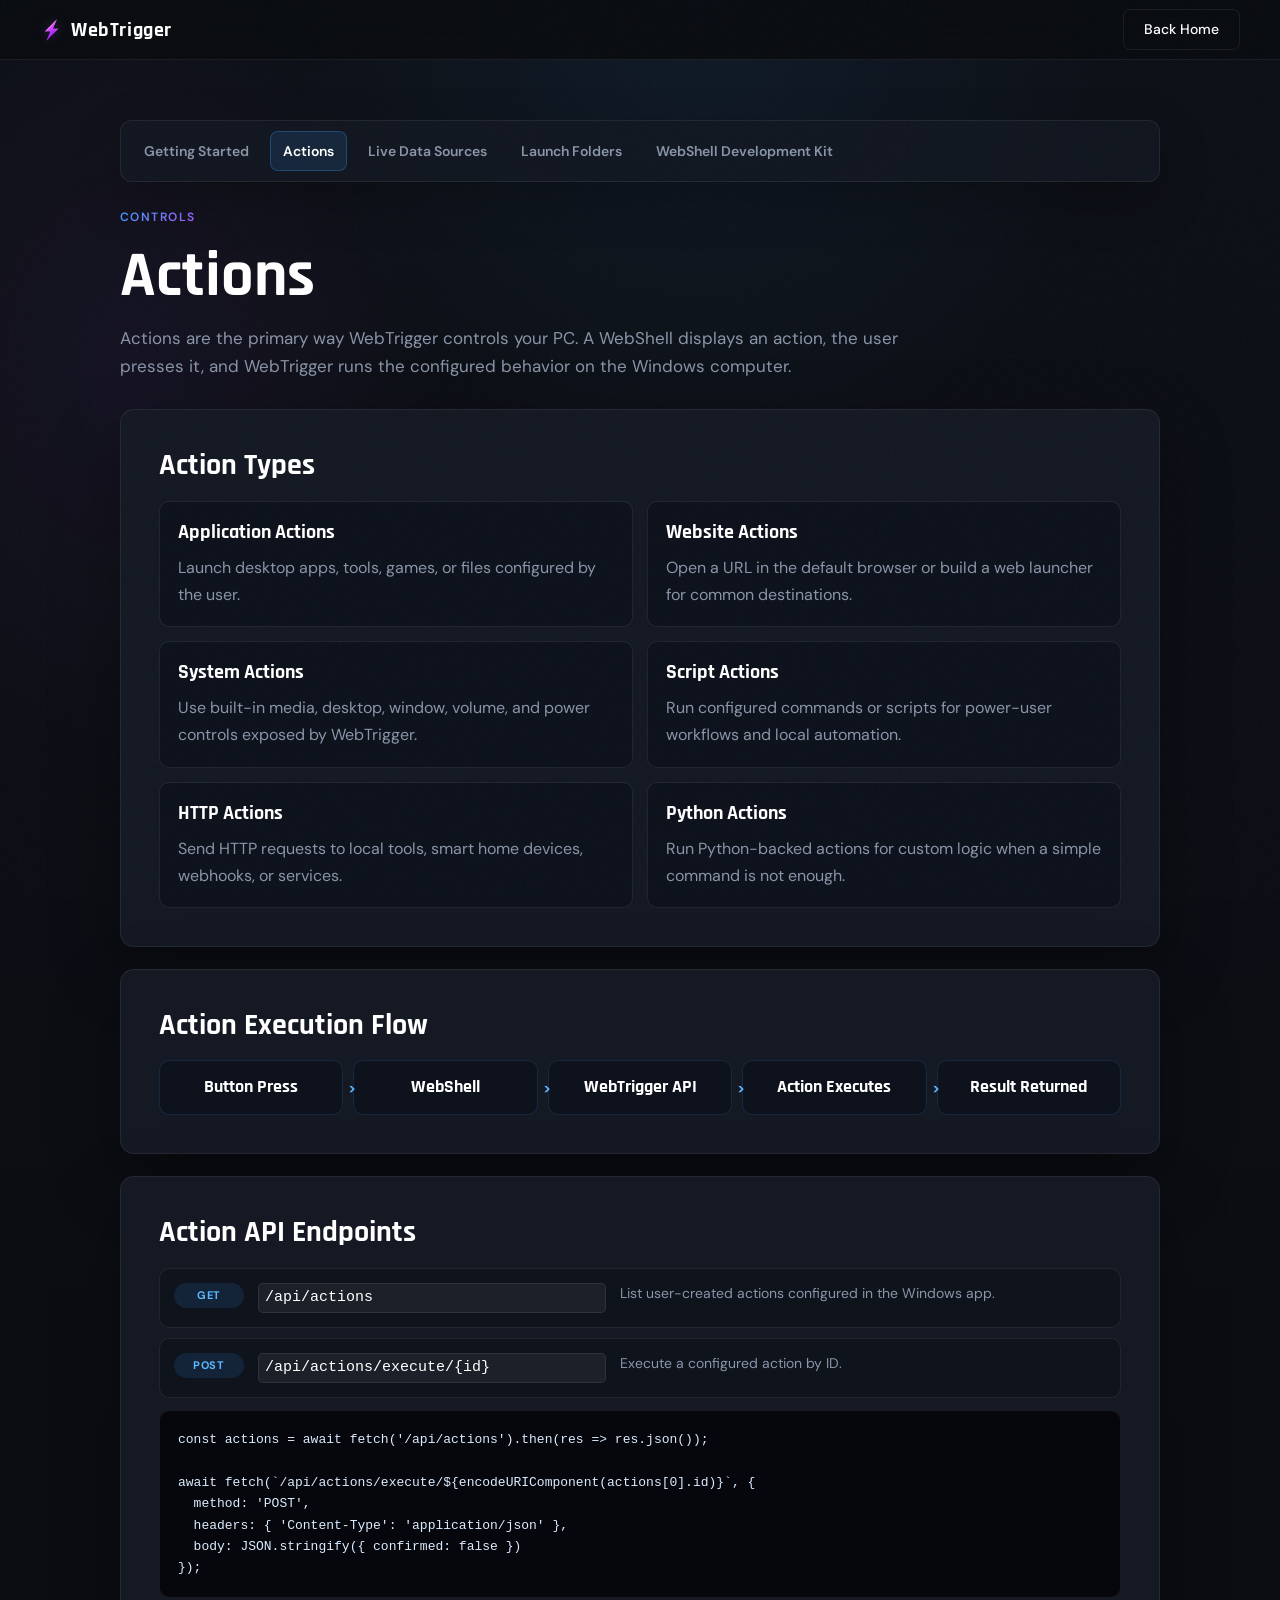
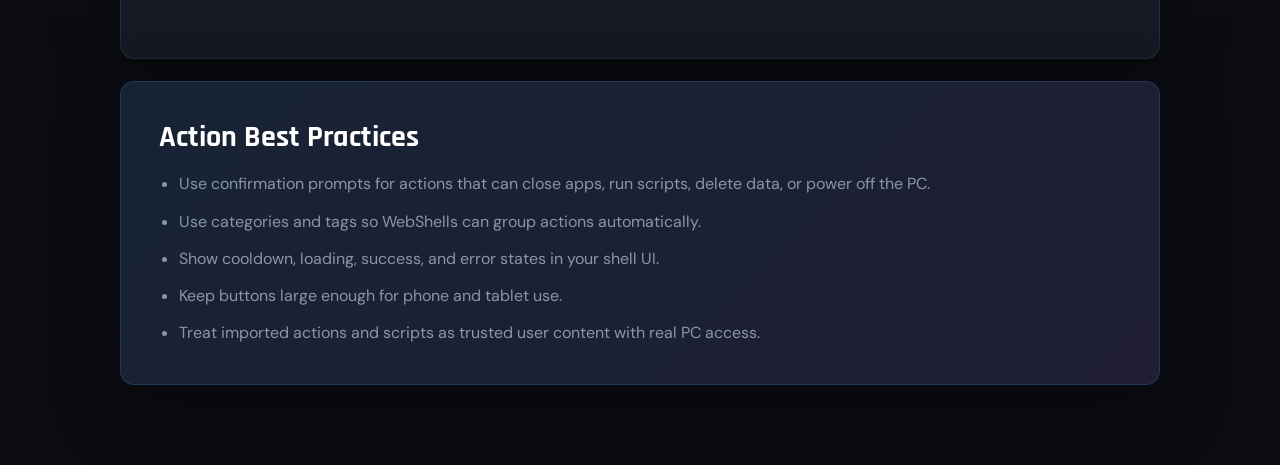
<file: actions.html>
﻿<!DOCTYPE html>
<html lang="en">
<head>
<!-- Google tag (gtag.js) -->
<script async src="https://www.googletagmanager.com/gtag/js?id=G-G6HBFBQC3Q"></script>
<script>
  window.dataLayer = window.dataLayer || [];
  function gtag(){dataLayer.push(arguments);}
  gtag('js', new Date());

  gtag('config', 'G-G6HBFBQC3Q');
</script>
<meta charset="UTF-8">
<meta name="viewport" content="width=device-width, initial-scale=1.0">
<title>Actions - WebTrigger Docs</title>
<meta name="description" content="Learn how WebTrigger actions work, including application, website, system, script, HTTP, and Python actions.">
<link rel="icon" href="favicon.ico" type="image/x-icon">
<link rel="preconnect" href="https://fonts.googleapis.com">
<link rel="preconnect" href="https://fonts.gstatic.com" crossorigin>
<link href="https://fonts.googleapis.com/css2?family=Rajdhani:wght@400;500;600;700&family=DM+Sans:ital,opsz,wght@0,9..40,300;0,9..40,400;0,9..40,500;1,9..40,300&display=swap" rel="stylesheet">
<link rel="stylesheet" href="css/style.css">
</head>
<body>
<nav>
  <a href="index.html" class="nav-logo"><img src="img/icon.png" alt="WebTrigger icon" />WebTrigger</a>
  <div class="nav-actions"><a href="index.html" class="btn btn-ghost">Back Home</a></div>
</nav>

<main class="docs-page">
  <div class="docs-container">
    <div class="docs-top-nav" aria-label="Documentation navigation">
      <a href="getting-started.html">Getting Started</a>
      <a href="actions.html" class="active">Actions</a>
      <a href="live-data-sources.html">Live Data Sources</a>
      <a href="launch-folders.html">Launch Folders</a>
      <a href="shelldev.html">WebShell Development Kit</a>
    </div>

    <header class="docs-hero">
      <div class="section-tag">Controls</div>
      <h1>Actions</h1>
      <p>Actions are the primary way WebTrigger controls your PC. A WebShell displays an action, the user presses it, and WebTrigger runs the configured behavior on the Windows computer.</p>
    </header>

    <section class="docs-card">
      <h2>Action Types</h2>
      <div class="concept-grid">
        <article class="concept-card"><h3>Application Actions</h3><p>Launch desktop apps, tools, games, or files configured by the user.</p></article>
        <article class="concept-card"><h3>Website Actions</h3><p>Open a URL in the default browser or build a web launcher for common destinations.</p></article>
        <article class="concept-card"><h3>System Actions</h3><p>Use built-in media, desktop, window, volume, and power controls exposed by WebTrigger.</p></article>
        <article class="concept-card"><h3>Script Actions</h3><p>Run configured commands or scripts for power-user workflows and local automation.</p></article>
        <article class="concept-card"><h3>HTTP Actions</h3><p>Send HTTP requests to local tools, smart home devices, webhooks, or services.</p></article>
        <article class="concept-card"><h3>Python Actions</h3><p>Run Python-backed actions for custom logic when a simple command is not enough.</p></article>
      </div>
    </section>

    <section class="docs-card">
      <h2>Action Execution Flow</h2>
      <div class="docs-flow">
        <div>Button Press</div>
        <div>WebShell</div>
        <div>WebTrigger API</div>
        <div>Action Executes</div>
        <div>Result Returned</div>
      </div>
    </section>

    <section class="docs-card">
      <h2>Action API Endpoints</h2>
      <div class="endpoint-list">
        <div class="endpoint-row"><span>GET</span><code>/api/actions</code><p>List user-created actions configured in the Windows app.</p></div>
        <div class="endpoint-row"><span>POST</span><code>/api/actions/execute/{id}</code><p>Execute a configured action by ID.</p></div>
      </div>
      <pre><code>const actions = await fetch('/api/actions').then(res =&gt; res.json());

await fetch(`/api/actions/execute/${encodeURIComponent(actions[0].id)}`, {
  method: 'POST',
  headers: { 'Content-Type': 'application/json' },
  body: JSON.stringify({ confirmed: false })
});</code></pre>
    </section>

    <section class="docs-card docs-card-final">
      <h2>Action Best Practices</h2>
      <ul class="docs-checklist">
        <li>Use confirmation prompts for actions that can close apps, run scripts, delete data, or power off the PC.</li>
        <li>Use categories and tags so WebShells can group actions automatically.</li>
        <li>Show cooldown, loading, success, and error states in your shell UI.</li>
        <li>Keep buttons large enough for phone and tablet use.</li>
        <li>Treat imported actions and scripts as trusted user content with real PC access.</li>
      </ul>
    </section>
  </div>
</main>
</body>
</html>
</file>
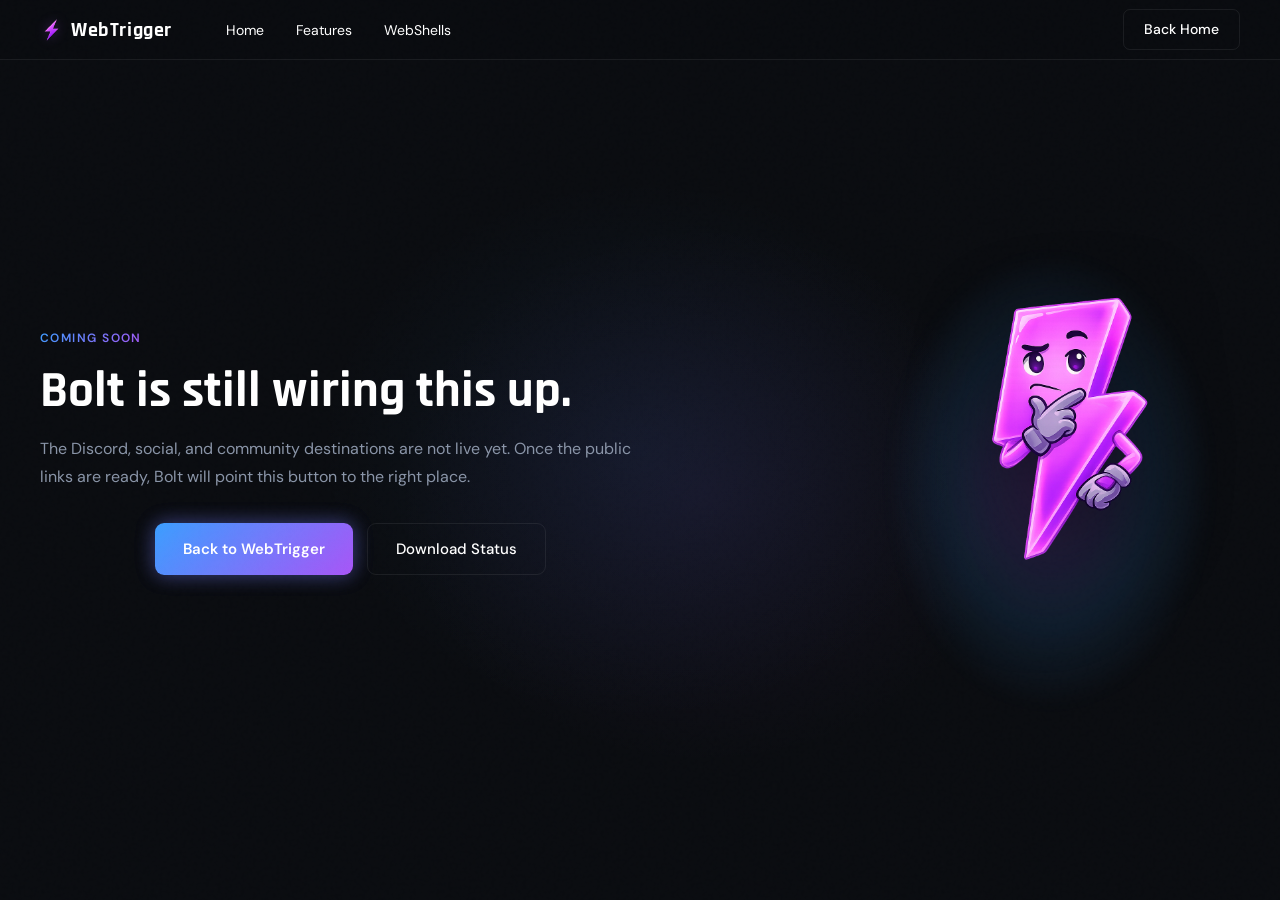
<file: coming-soon.html>
﻿<!DOCTYPE html>
<html lang="en">
<head>
<!-- Google tag (gtag.js) -->
<script async src="https://www.googletagmanager.com/gtag/js?id=G-G6HBFBQC3Q"></script>
<script>
  window.dataLayer = window.dataLayer || [];
  function gtag(){dataLayer.push(arguments);}
  gtag('js', new Date());

  gtag('config', 'G-G6HBFBQC3Q');
</script>
<meta charset="UTF-8">
<meta name="viewport" content="width=device-width, initial-scale=1.0">
<title>Coming Soon - WebTrigger</title>
<meta name="description" content="This WebTrigger link is coming soon.">
<link rel="icon" href="favicon.ico" type="image/x-icon">
<link rel="preconnect" href="https://fonts.googleapis.com">
<link rel="preconnect" href="https://fonts.gstatic.com" crossorigin>
<link href="https://fonts.googleapis.com/css2?family=Rajdhani:wght@400;500;600;700&family=DM+Sans:ital,opsz,wght@0,9..40,300;0,9..40,400;0,9..40,500;1,9..40,300&display=swap" rel="stylesheet">
<link rel="stylesheet" href="css/style.css">
</head>
<body>
<nav>
  <a href="index.html" class="nav-logo"><img src="img/icon.png" alt="WebTrigger icon" />WebTrigger</a>
  <ul class="nav-links">
    <li><a href="index.html">Home</a></li>
    <li><a href="index.html#features">Features</a></li>
    <li><a href="index.html#shells">WebShells</a></li>
  </ul>
  <div class="nav-actions"><a href="index.html" class="btn btn-ghost">Back Home</a></div>
</nav>
<section class="cta-section mascot-page">
  <div class="container">
    <div class="mascot-layout">
      <div class="mascot-copy">
        <div class="section-tag">Coming Soon</div>
        <h1>Bolt is still wiring this up.</h1>
        <p>The Discord, social, and community destinations are not live yet. Once the public links are ready, Bolt will point this button to the right place.</p>
        <div class="cta-buttons">
          <a href="index.html" class="btn btn-primary btn-lg">Back to WebTrigger</a>
          <a href="download.html" class="btn btn-ghost btn-lg">Download Status</a>
        </div>
      </div>
      <div class="mascot-art">
        <img src="mascot/Bolt_Thinking.png" alt="Bolt, the WebTrigger mascot, thinking about a coming soon page">
      </div>
    </div>
  </div>
</section>
</body>
</html>
</file>
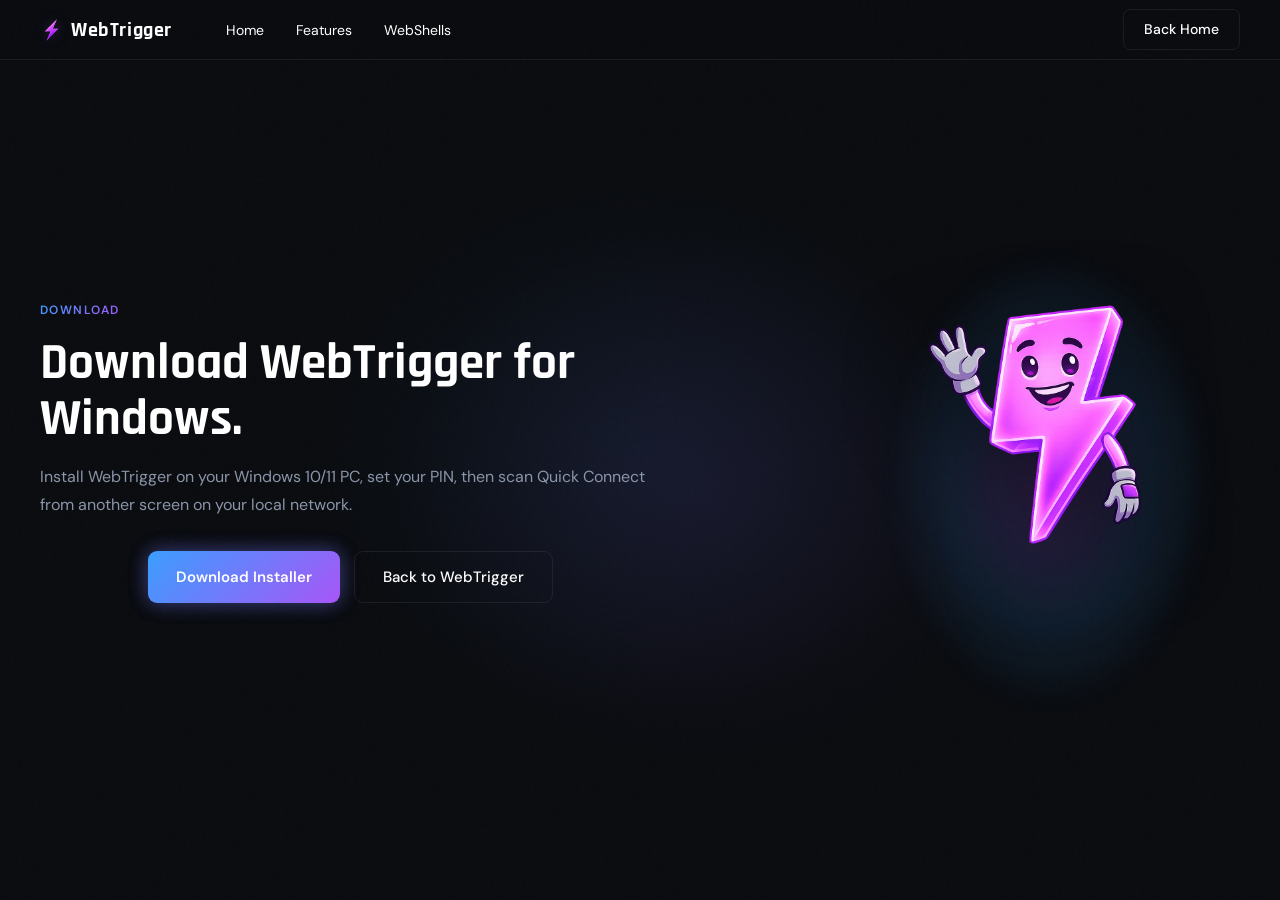
<file: download.html>
﻿<!DOCTYPE html>
<html lang="en">
<head>
<!-- Google tag (gtag.js) -->
<script async src="https://www.googletagmanager.com/gtag/js?id=G-G6HBFBQC3Q"></script>
<script>
  window.dataLayer = window.dataLayer || [];
  function gtag(){dataLayer.push(arguments);}
  gtag('js', new Date());

  gtag('config', 'G-G6HBFBQC3Q');
</script>
<meta charset="UTF-8">
<meta name="viewport" content="width=device-width, initial-scale=1.0">
<title>Download WebTrigger</title>
<meta name="description" content="Download WebTrigger for Windows.">
<link rel="icon" href="favicon.ico" type="image/x-icon">
<link rel="preconnect" href="https://fonts.googleapis.com">
<link rel="preconnect" href="https://fonts.gstatic.com" crossorigin>
<link href="https://fonts.googleapis.com/css2?family=Rajdhani:wght@400;500;600;700&family=DM+Sans:ital,opsz,wght@0,9..40,300;0,9..40,400;0,9..40,500;1,9..40,300&display=swap" rel="stylesheet">
<link rel="stylesheet" href="css/style.css">
</head>
<body>
<nav>
  <a href="index.html" class="nav-logo"><img src="img/icon.png" alt="WebTrigger icon" />WebTrigger</a>
  <ul class="nav-links">
    <li><a href="index.html">Home</a></li>
    <li><a href="index.html#features">Features</a></li>
    <li><a href="index.html#shells">WebShells</a></li>
  </ul>
  <div class="nav-actions"><a href="index.html" class="btn btn-ghost">Back Home</a></div>
</nav>
<section class="cta-section mascot-page">
  <div class="container">
    <div class="mascot-layout">
      <div class="mascot-copy">
        <div class="section-tag">Download</div>
        <h1>Download WebTrigger for Windows.</h1>
        <p>Install WebTrigger on your Windows 10/11 PC, set your PIN, then scan Quick Connect from another screen on your local network.</p>
        <div class="cta-buttons">
          <a href="thanks.html" class="btn btn-primary btn-lg">Download Installer</a>
          <a href="index.html" class="btn btn-ghost btn-lg">Back to WebTrigger</a>
        </div>
      </div>
      <div class="mascot-art">
        <img src="mascot/Bolt_Happy.png" alt="Bolt, the WebTrigger mascot, smiling while downloads are prepared">
      </div>
    </div>
  </div>
</section>
</body>
</html>
</file>
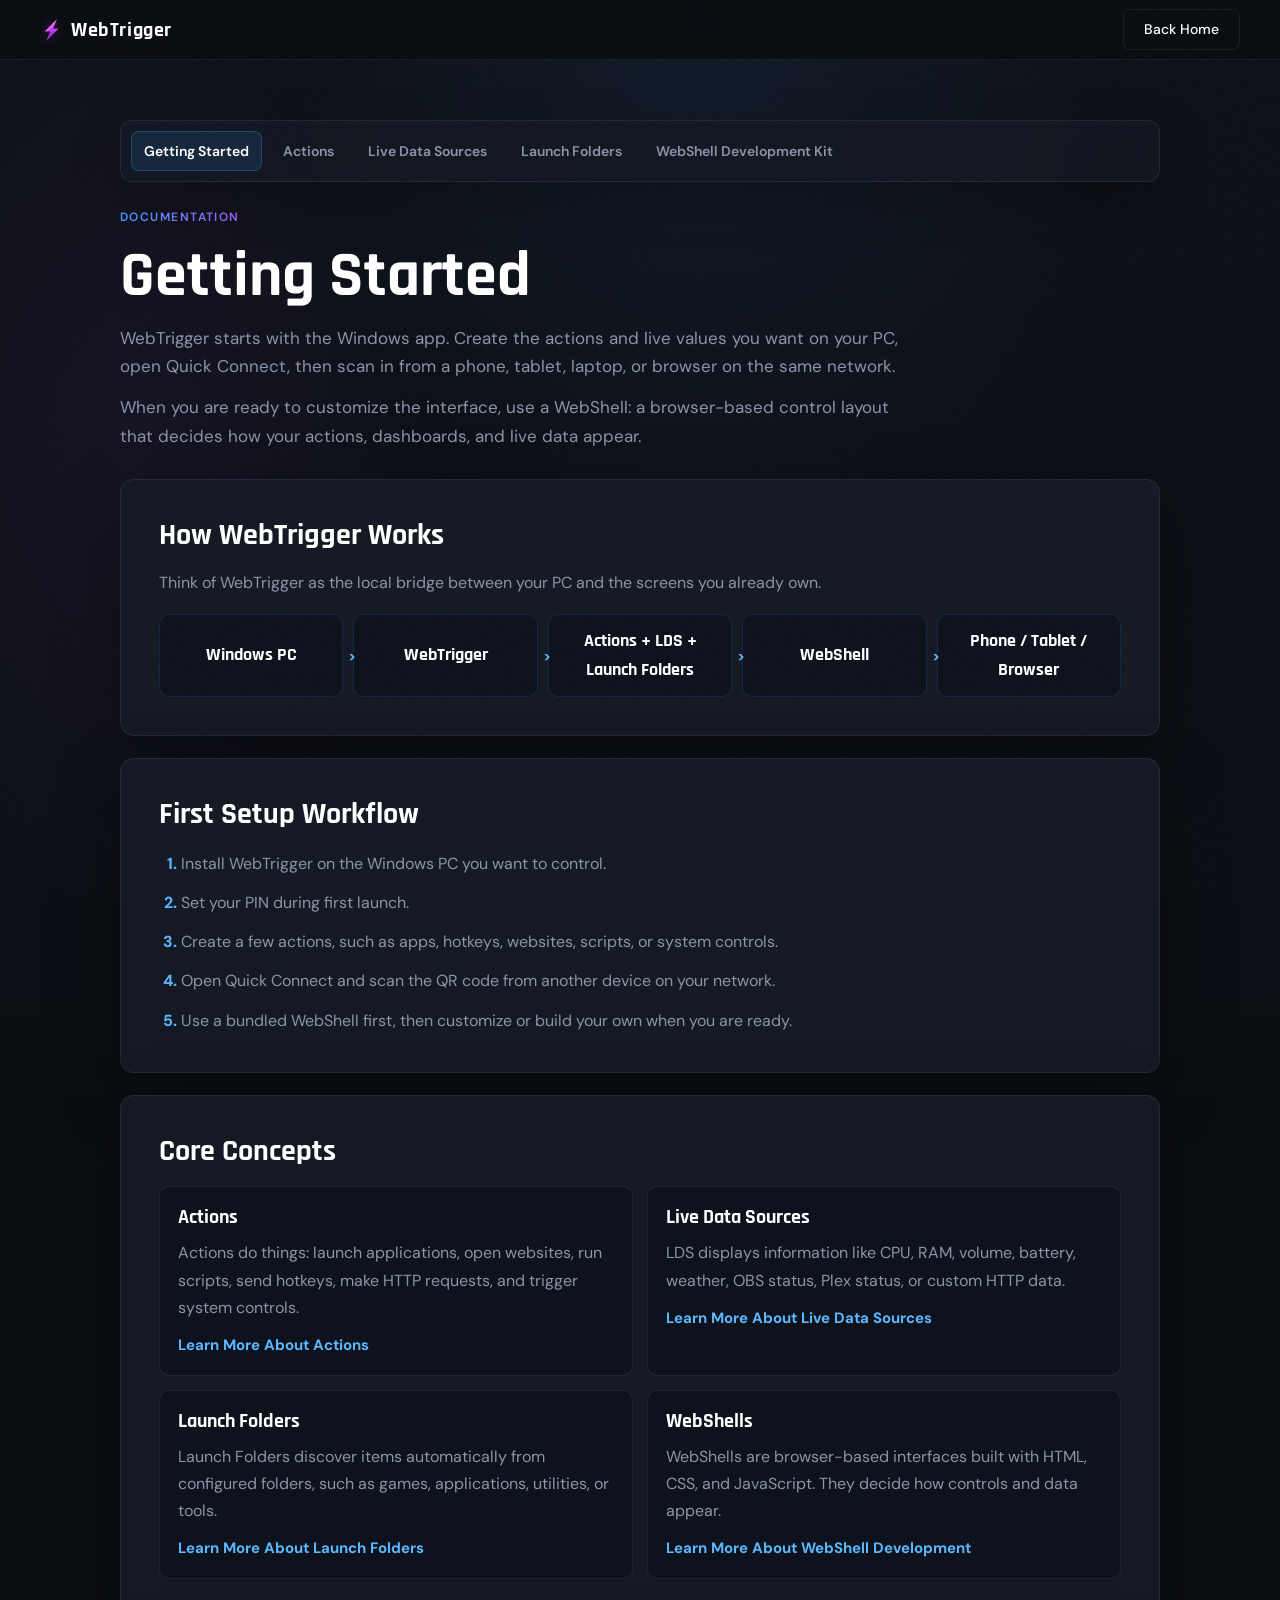
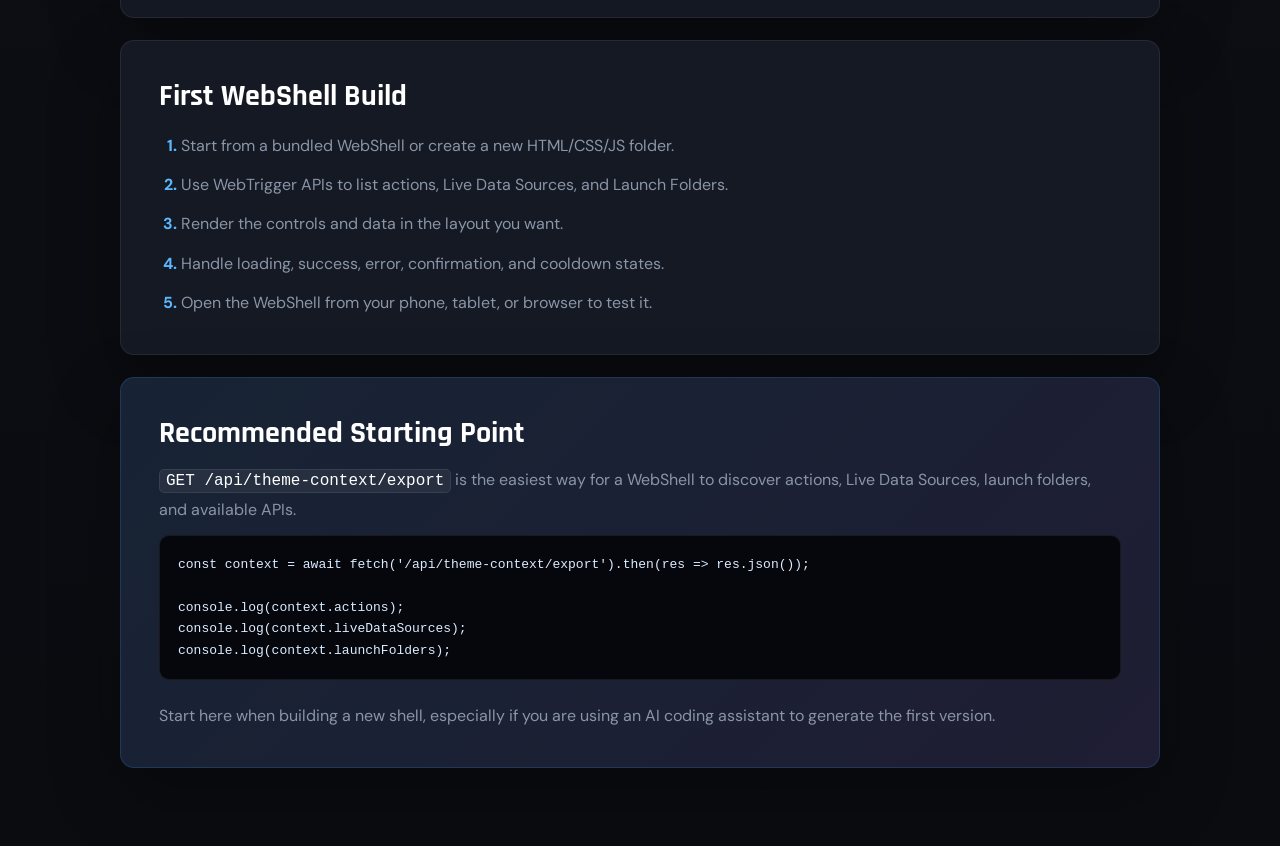
<file: getting-started.html>
﻿<!DOCTYPE html>
<html lang="en">
<head>
<!-- Google tag (gtag.js) -->
<script async src="https://www.googletagmanager.com/gtag/js?id=G-G6HBFBQC3Q"></script>
<script>
  window.dataLayer = window.dataLayer || [];
  function gtag(){dataLayer.push(arguments);}
  gtag('js', new Date());

  gtag('config', 'G-G6HBFBQC3Q');
</script>
<meta charset="UTF-8">
<meta name="viewport" content="width=device-width, initial-scale=1.0">
<title>Getting Started - WebTrigger Docs</title>
<meta name="description" content="Start here to understand WebTrigger, WebShells, actions, live data sources, and launch folders.">
<link rel="icon" href="favicon.ico" type="image/x-icon">
<link rel="preconnect" href="https://fonts.googleapis.com">
<link rel="preconnect" href="https://fonts.gstatic.com" crossorigin>
<link href="https://fonts.googleapis.com/css2?family=Rajdhani:wght@400;500;600;700&family=DM+Sans:ital,opsz,wght@0,9..40,300;0,9..40,400;0,9..40,500;1,9..40,300&display=swap" rel="stylesheet">
<link rel="stylesheet" href="css/style.css">
</head>
<body>
<nav>
  <a href="index.html" class="nav-logo"><img src="img/icon.png" alt="WebTrigger icon" />WebTrigger</a>
  <div class="nav-actions"><a href="index.html" class="btn btn-ghost">Back Home</a></div>
</nav>

<main class="docs-page">
  <div class="docs-container">
    <div class="docs-top-nav" aria-label="Documentation navigation">
      <a href="getting-started.html" class="active">Getting Started</a>
      <a href="actions.html">Actions</a>
      <a href="live-data-sources.html">Live Data Sources</a>
      <a href="launch-folders.html">Launch Folders</a>
      <a href="shelldev.html">WebShell Development Kit</a>
    </div>

    <header class="docs-hero">
      <div class="section-tag">Documentation</div>
      <h1>Getting Started</h1>
      <p>WebTrigger starts with the Windows app. Create the actions and live values you want on your PC, open Quick Connect, then scan in from a phone, tablet, laptop, or browser on the same network.</p>
      <p>When you are ready to customize the interface, use a WebShell: a browser-based control layout that decides how your actions, dashboards, and live data appear.</p>
    </header>

    <section class="docs-card">
      <h2>How WebTrigger Works</h2>
      <p class="docs-lede">Think of WebTrigger as the local bridge between your PC and the screens you already own.</p>
      <div class="docs-flow">
        <div>Windows PC</div>
        <div>WebTrigger</div>
        <div>Actions + LDS + Launch Folders</div>
        <div>WebShell</div>
        <div>Phone / Tablet / Browser</div>
      </div>
    </section>

    <section class="docs-card">
      <h2>First Setup Workflow</h2>
      <ol class="docs-steps">
        <li>Install WebTrigger on the Windows PC you want to control.</li>
        <li>Set your PIN during first launch.</li>
        <li>Create a few actions, such as apps, hotkeys, websites, scripts, or system controls.</li>
        <li>Open Quick Connect and scan the QR code from another device on your network.</li>
        <li>Use a bundled WebShell first, then customize or build your own when you are ready.</li>
      </ol>
    </section>

    <section class="docs-card">
      <h2>Core Concepts</h2>
      <div class="concept-grid">
        <article class="concept-card">
          <h3>Actions</h3>
          <p>Actions do things: launch applications, open websites, run scripts, send hotkeys, make HTTP requests, and trigger system controls.</p>
          <a href="actions.html" class="docs-link">Learn More About Actions</a>
        </article>
        <article class="concept-card">
          <h3>Live Data Sources</h3>
          <p>LDS displays information like CPU, RAM, volume, battery, weather, OBS status, Plex status, or custom HTTP data.</p>
          <a href="live-data-sources.html" class="docs-link">Learn More About Live Data Sources</a>
        </article>
        <article class="concept-card">
          <h3>Launch Folders</h3>
          <p>Launch Folders discover items automatically from configured folders, such as games, applications, utilities, or tools.</p>
          <a href="launch-folders.html" class="docs-link">Learn More About Launch Folders</a>
        </article>
        <article class="concept-card">
          <h3>WebShells</h3>
          <p>WebShells are browser-based interfaces built with HTML, CSS, and JavaScript. They decide how controls and data appear.</p>
          <a href="shelldev.html" class="docs-link">Learn More About WebShell Development</a>
        </article>
      </div>
    </section>

    <section class="docs-card">
      <h2>First WebShell Build</h2>
      <ol class="docs-steps">
        <li>Start from a bundled WebShell or create a new HTML/CSS/JS folder.</li>
        <li>Use WebTrigger APIs to list actions, Live Data Sources, and Launch Folders.</li>
        <li>Render the controls and data in the layout you want.</li>
        <li>Handle loading, success, error, confirmation, and cooldown states.</li>
        <li>Open the WebShell from your phone, tablet, or browser to test it.</li>
      </ol>
    </section>

    <section class="docs-card docs-card-final">
      <h2>Recommended Starting Point</h2>
      <p><code>GET /api/theme-context/export</code> is the easiest way for a WebShell to discover actions, Live Data Sources, launch folders, and available APIs.</p>
      <pre><code>const context = await fetch('/api/theme-context/export').then(res =&gt; res.json());

console.log(context.actions);
console.log(context.liveDataSources);
console.log(context.launchFolders);</code></pre>
      <p>Start here when building a new shell, especially if you are using an AI coding assistant to generate the first version.</p>
    </section>
  </div>
</main>
</body>
</html>
</file>
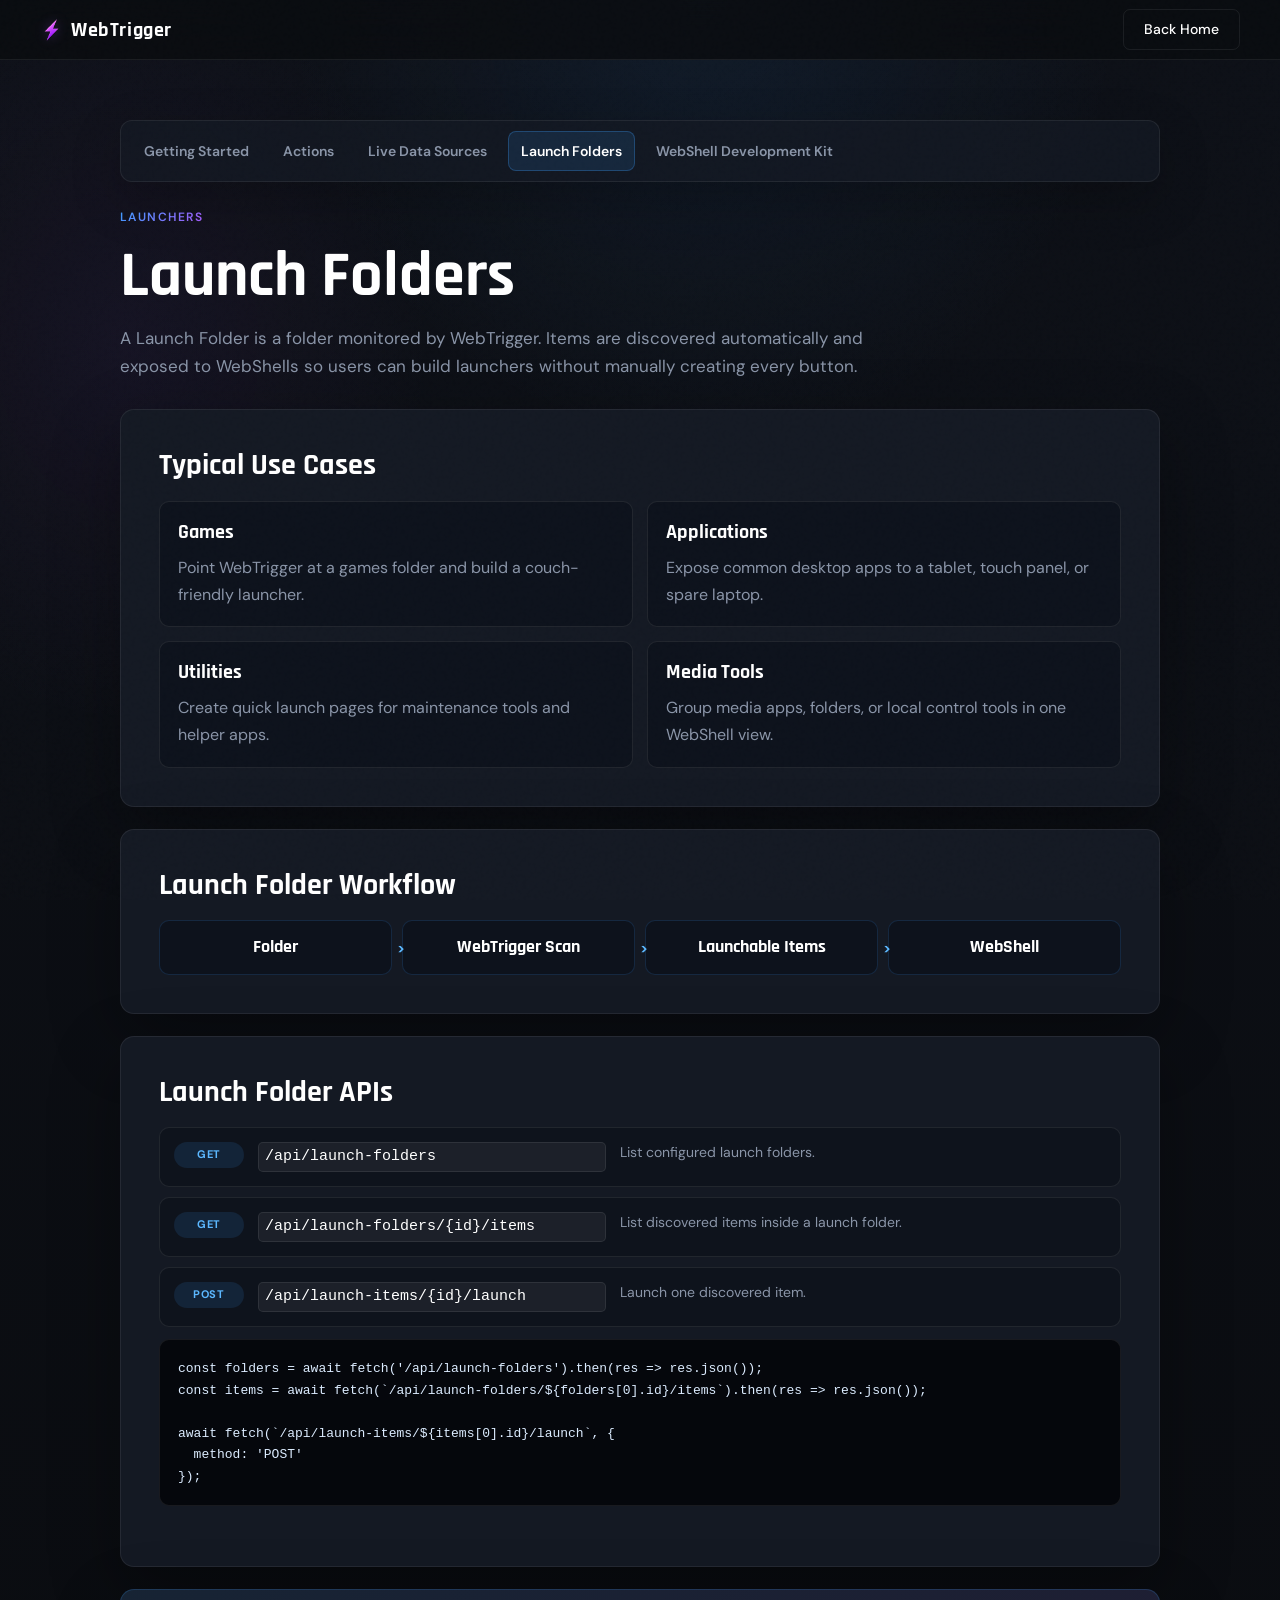
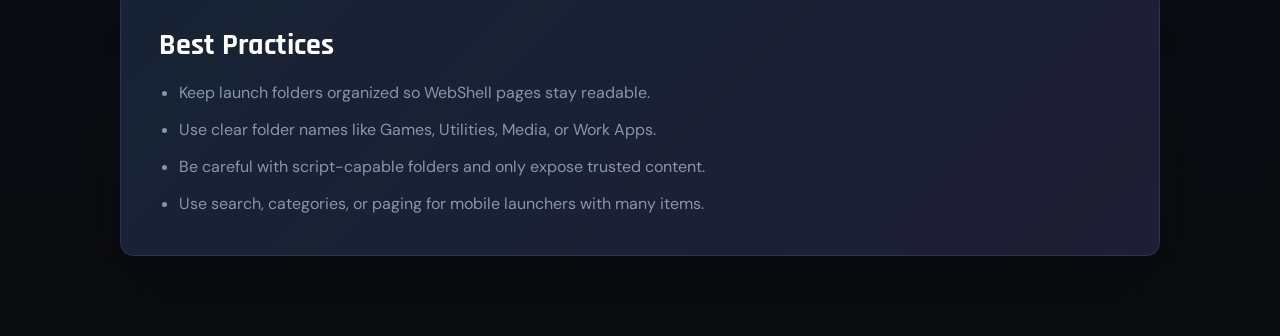
<file: launch-folders.html>
﻿<!DOCTYPE html>
<html lang="en">
<head>
<!-- Google tag (gtag.js) -->
<script async src="https://www.googletagmanager.com/gtag/js?id=G-G6HBFBQC3Q"></script>
<script>
  window.dataLayer = window.dataLayer || [];
  function gtag(){dataLayer.push(arguments);}
  gtag('js', new Date());

  gtag('config', 'G-G6HBFBQC3Q');
</script>
<meta charset="UTF-8">
<meta name="viewport" content="width=device-width, initial-scale=1.0">
<title>Launch Folders - WebTrigger Docs</title>
<meta name="description" content="Learn how WebTrigger Launch Folders discover launchable items and expose them to WebShells.">
<link rel="icon" href="favicon.ico" type="image/x-icon">
<link rel="preconnect" href="https://fonts.googleapis.com">
<link rel="preconnect" href="https://fonts.gstatic.com" crossorigin>
<link href="https://fonts.googleapis.com/css2?family=Rajdhani:wght@400;500;600;700&family=DM+Sans:ital,opsz,wght@0,9..40,300;0,9..40,400;0,9..40,500;1,9..40,300&display=swap" rel="stylesheet">
<link rel="stylesheet" href="css/style.css">
</head>
<body>
<nav>
  <a href="index.html" class="nav-logo"><img src="img/icon.png" alt="WebTrigger icon" />WebTrigger</a>
  <div class="nav-actions"><a href="index.html" class="btn btn-ghost">Back Home</a></div>
</nav>

<main class="docs-page">
  <div class="docs-container">
    <div class="docs-top-nav" aria-label="Documentation navigation">
      <a href="getting-started.html">Getting Started</a>
      <a href="actions.html">Actions</a>
      <a href="live-data-sources.html">Live Data Sources</a>
      <a href="launch-folders.html" class="active">Launch Folders</a>
      <a href="shelldev.html">WebShell Development Kit</a>
    </div>

    <header class="docs-hero">
      <div class="section-tag">Launchers</div>
      <h1>Launch Folders</h1>
      <p>A Launch Folder is a folder monitored by WebTrigger. Items are discovered automatically and exposed to WebShells so users can build launchers without manually creating every button.</p>
    </header>

    <section class="docs-card">
      <h2>Typical Use Cases</h2>
      <div class="concept-grid">
        <article class="concept-card"><h3>Games</h3><p>Point WebTrigger at a games folder and build a couch-friendly launcher.</p></article>
        <article class="concept-card"><h3>Applications</h3><p>Expose common desktop apps to a tablet, touch panel, or spare laptop.</p></article>
        <article class="concept-card"><h3>Utilities</h3><p>Create quick launch pages for maintenance tools and helper apps.</p></article>
        <article class="concept-card"><h3>Media Tools</h3><p>Group media apps, folders, or local control tools in one WebShell view.</p></article>
      </div>
    </section>

    <section class="docs-card">
      <h2>Launch Folder Workflow</h2>
      <div class="docs-flow">
        <div>Folder</div>
        <div>WebTrigger Scan</div>
        <div>Launchable Items</div>
        <div>WebShell</div>
      </div>
    </section>

    <section class="docs-card">
      <h2>Launch Folder APIs</h2>
      <div class="endpoint-list">
        <div class="endpoint-row"><span>GET</span><code>/api/launch-folders</code><p>List configured launch folders.</p></div>
        <div class="endpoint-row"><span>GET</span><code>/api/launch-folders/{id}/items</code><p>List discovered items inside a launch folder.</p></div>
        <div class="endpoint-row"><span>POST</span><code>/api/launch-items/{id}/launch</code><p>Launch one discovered item.</p></div>
      </div>
      <pre><code>const folders = await fetch('/api/launch-folders').then(res =&gt; res.json());
const items = await fetch(`/api/launch-folders/${folders[0].id}/items`).then(res =&gt; res.json());

await fetch(`/api/launch-items/${items[0].id}/launch`, {
  method: 'POST'
});</code></pre>
    </section>

    <section class="docs-card docs-card-final">
      <h2>Best Practices</h2>
      <ul class="docs-checklist">
        <li>Keep launch folders organized so WebShell pages stay readable.</li>
        <li>Use clear folder names like Games, Utilities, Media, or Work Apps.</li>
        <li>Be careful with script-capable folders and only expose trusted content.</li>
        <li>Use search, categories, or paging for mobile launchers with many items.</li>
      </ul>
    </section>
  </div>
</main>
</body>
</html>
</file>
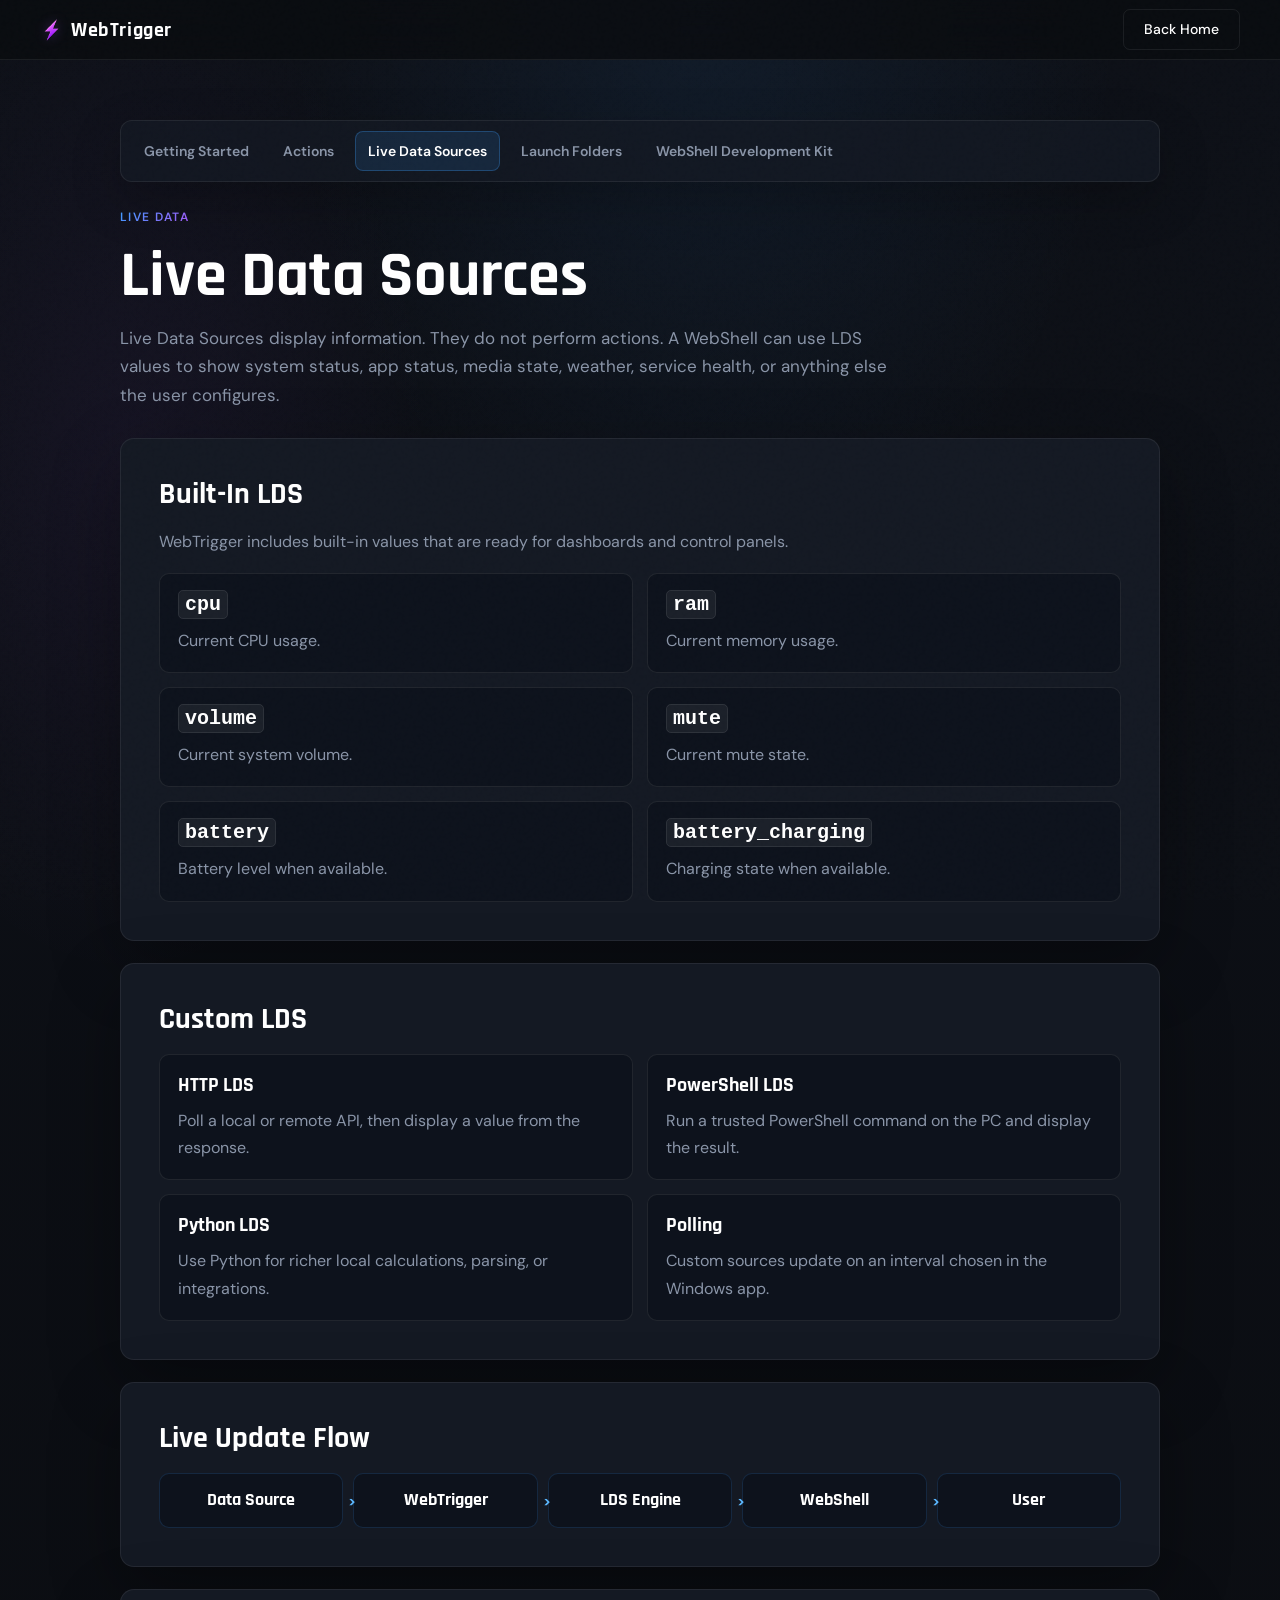
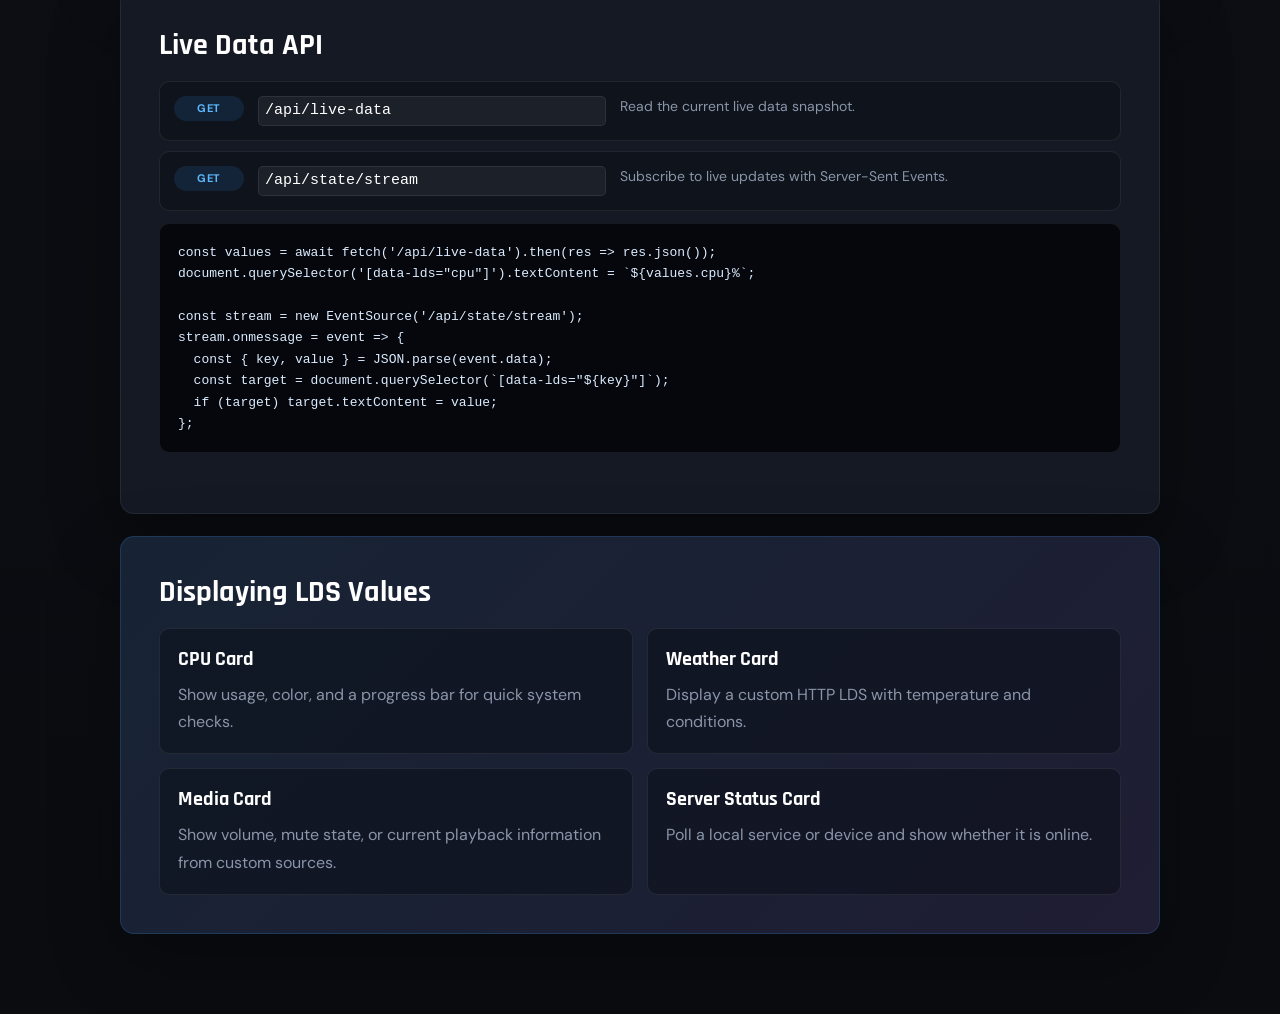
<file: live-data-sources.html>
﻿<!DOCTYPE html>
<html lang="en">
<head>
<!-- Google tag (gtag.js) -->
<script async src="https://www.googletagmanager.com/gtag/js?id=G-G6HBFBQC3Q"></script>
<script>
  window.dataLayer = window.dataLayer || [];
  function gtag(){dataLayer.push(arguments);}
  gtag('js', new Date());

  gtag('config', 'G-G6HBFBQC3Q');
</script>
<meta charset="UTF-8">
<meta name="viewport" content="width=device-width, initial-scale=1.0">
<title>Live Data Sources - WebTrigger Docs</title>
<meta name="description" content="Learn how WebTrigger Live Data Sources display system values, custom HTTP data, PowerShell data, and Python data in WebShells.">
<link rel="icon" href="favicon.ico" type="image/x-icon">
<link rel="preconnect" href="https://fonts.googleapis.com">
<link rel="preconnect" href="https://fonts.gstatic.com" crossorigin>
<link href="https://fonts.googleapis.com/css2?family=Rajdhani:wght@400;500;600;700&family=DM+Sans:ital,opsz,wght@0,9..40,300;0,9..40,400;0,9..40,500;1,9..40,300&display=swap" rel="stylesheet">
<link rel="stylesheet" href="css/style.css">
</head>
<body>
<nav>
  <a href="index.html" class="nav-logo"><img src="img/icon.png" alt="WebTrigger icon" />WebTrigger</a>
  <div class="nav-actions"><a href="index.html" class="btn btn-ghost">Back Home</a></div>
</nav>

<main class="docs-page">
  <div class="docs-container">
    <div class="docs-top-nav" aria-label="Documentation navigation">
      <a href="getting-started.html">Getting Started</a>
      <a href="actions.html">Actions</a>
      <a href="live-data-sources.html" class="active">Live Data Sources</a>
      <a href="launch-folders.html">Launch Folders</a>
      <a href="shelldev.html">WebShell Development Kit</a>
    </div>

    <header class="docs-hero">
      <div class="section-tag">Live Data</div>
      <h1>Live Data Sources</h1>
      <p>Live Data Sources display information. They do not perform actions. A WebShell can use LDS values to show system status, app status, media state, weather, service health, or anything else the user configures.</p>
    </header>

    <section class="docs-card">
      <h2>Built-In LDS</h2>
      <p class="docs-lede">WebTrigger includes built-in values that are ready for dashboards and control panels.</p>
      <div class="concept-grid">
        <article class="concept-card"><h3><code>cpu</code></h3><p>Current CPU usage.</p></article>
        <article class="concept-card"><h3><code>ram</code></h3><p>Current memory usage.</p></article>
        <article class="concept-card"><h3><code>volume</code></h3><p>Current system volume.</p></article>
        <article class="concept-card"><h3><code>mute</code></h3><p>Current mute state.</p></article>
        <article class="concept-card"><h3><code>battery</code></h3><p>Battery level when available.</p></article>
        <article class="concept-card"><h3><code>battery_charging</code></h3><p>Charging state when available.</p></article>
      </div>
    </section>

    <section class="docs-card">
      <h2>Custom LDS</h2>
      <div class="concept-grid">
        <article class="concept-card"><h3>HTTP LDS</h3><p>Poll a local or remote API, then display a value from the response.</p></article>
        <article class="concept-card"><h3>PowerShell LDS</h3><p>Run a trusted PowerShell command on the PC and display the result.</p></article>
        <article class="concept-card"><h3>Python LDS</h3><p>Use Python for richer local calculations, parsing, or integrations.</p></article>
        <article class="concept-card"><h3>Polling</h3><p>Custom sources update on an interval chosen in the Windows app.</p></article>
      </div>
    </section>

    <section class="docs-card">
      <h2>Live Update Flow</h2>
      <div class="docs-flow">
        <div>Data Source</div>
        <div>WebTrigger</div>
        <div>LDS Engine</div>
        <div>WebShell</div>
        <div>User</div>
      </div>
    </section>

    <section class="docs-card">
      <h2>Live Data API</h2>
      <div class="endpoint-list">
        <div class="endpoint-row"><span>GET</span><code>/api/live-data</code><p>Read the current live data snapshot.</p></div>
        <div class="endpoint-row"><span>GET</span><code>/api/state/stream</code><p>Subscribe to live updates with Server-Sent Events.</p></div>
      </div>
      <pre><code>const values = await fetch('/api/live-data').then(res =&gt; res.json());
document.querySelector('[data-lds="cpu"]').textContent = `${values.cpu}%`;

const stream = new EventSource('/api/state/stream');
stream.onmessage = event =&gt; {
  const { key, value } = JSON.parse(event.data);
  const target = document.querySelector(`[data-lds="${key}"]`);
  if (target) target.textContent = value;
};</code></pre>
    </section>

    <section class="docs-card docs-card-final">
      <h2>Displaying LDS Values</h2>
      <div class="concept-grid">
        <article class="concept-card"><h3>CPU Card</h3><p>Show usage, color, and a progress bar for quick system checks.</p></article>
        <article class="concept-card"><h3>Weather Card</h3><p>Display a custom HTTP LDS with temperature and conditions.</p></article>
        <article class="concept-card"><h3>Media Card</h3><p>Show volume, mute state, or current playback information from custom sources.</p></article>
        <article class="concept-card"><h3>Server Status Card</h3><p>Poll a local service or device and show whether it is online.</p></article>
      </div>
    </section>
  </div>
</main>
</body>
</html>
</file>
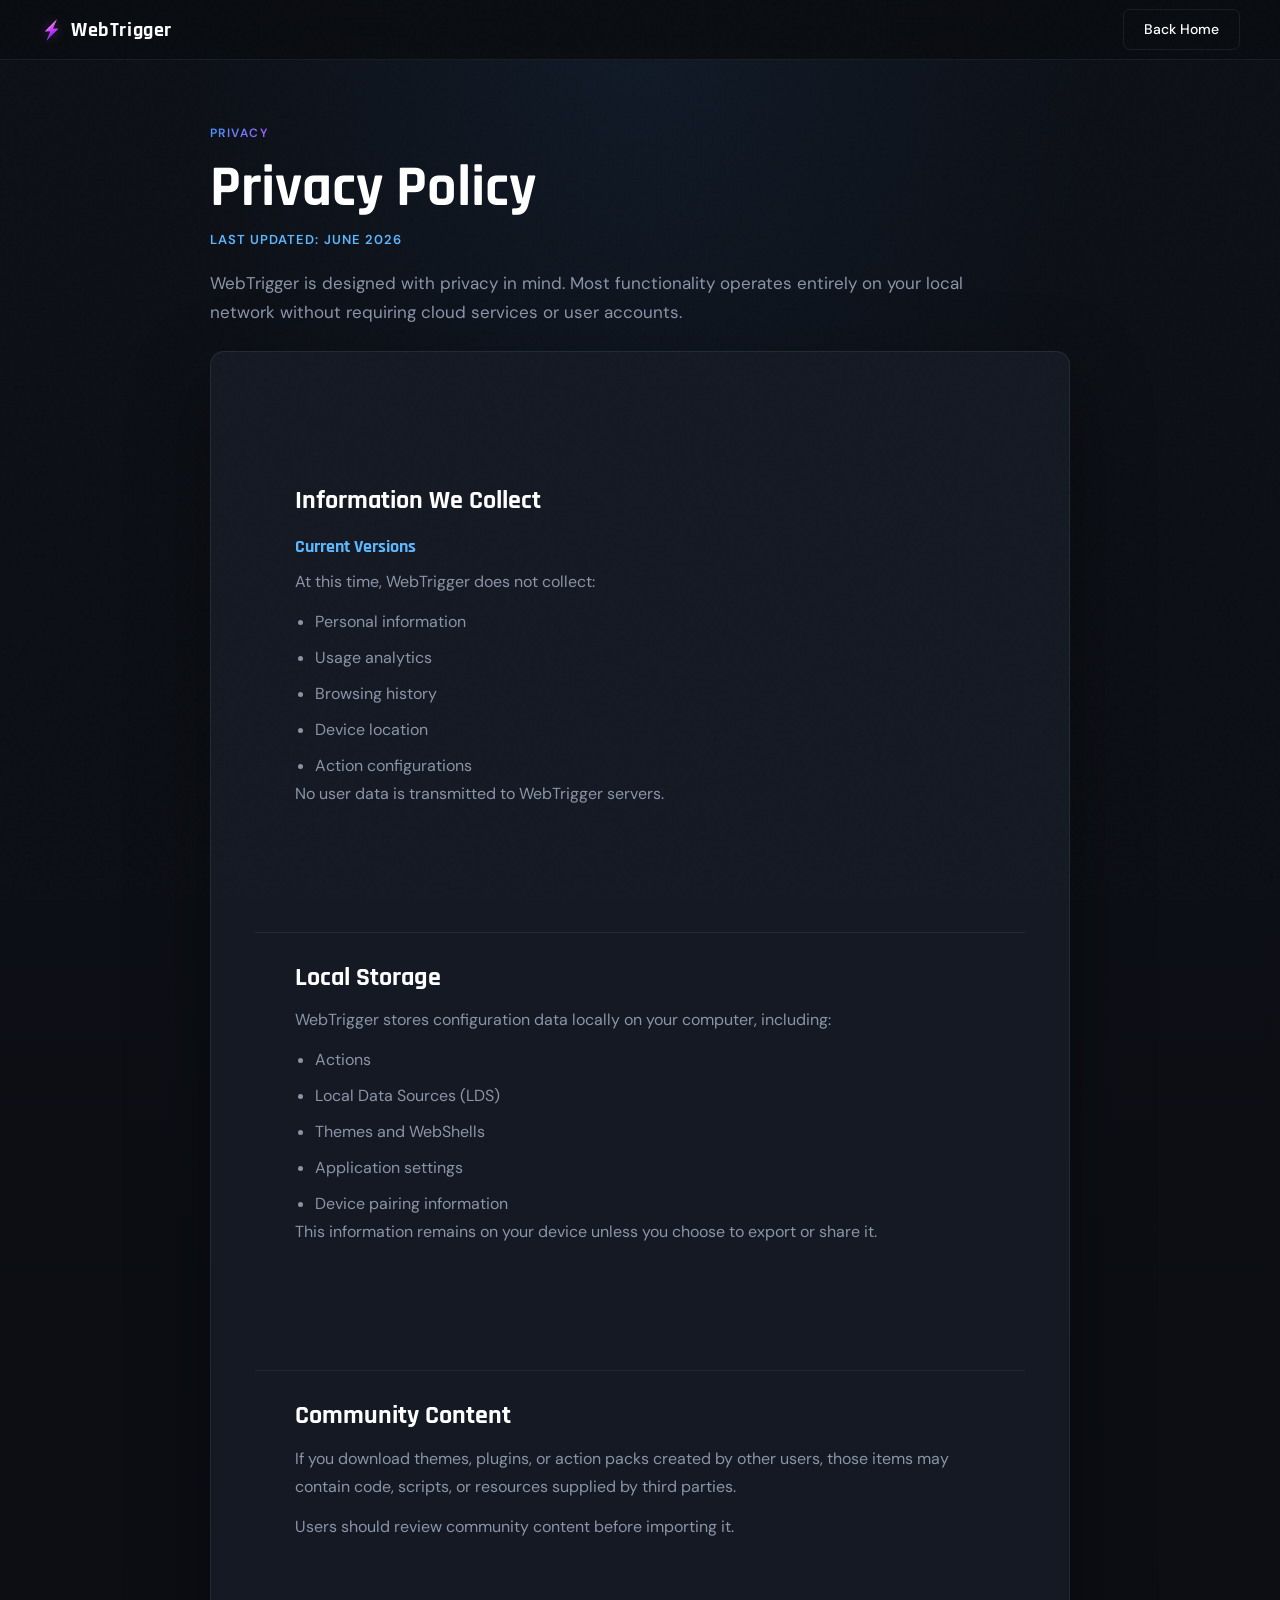
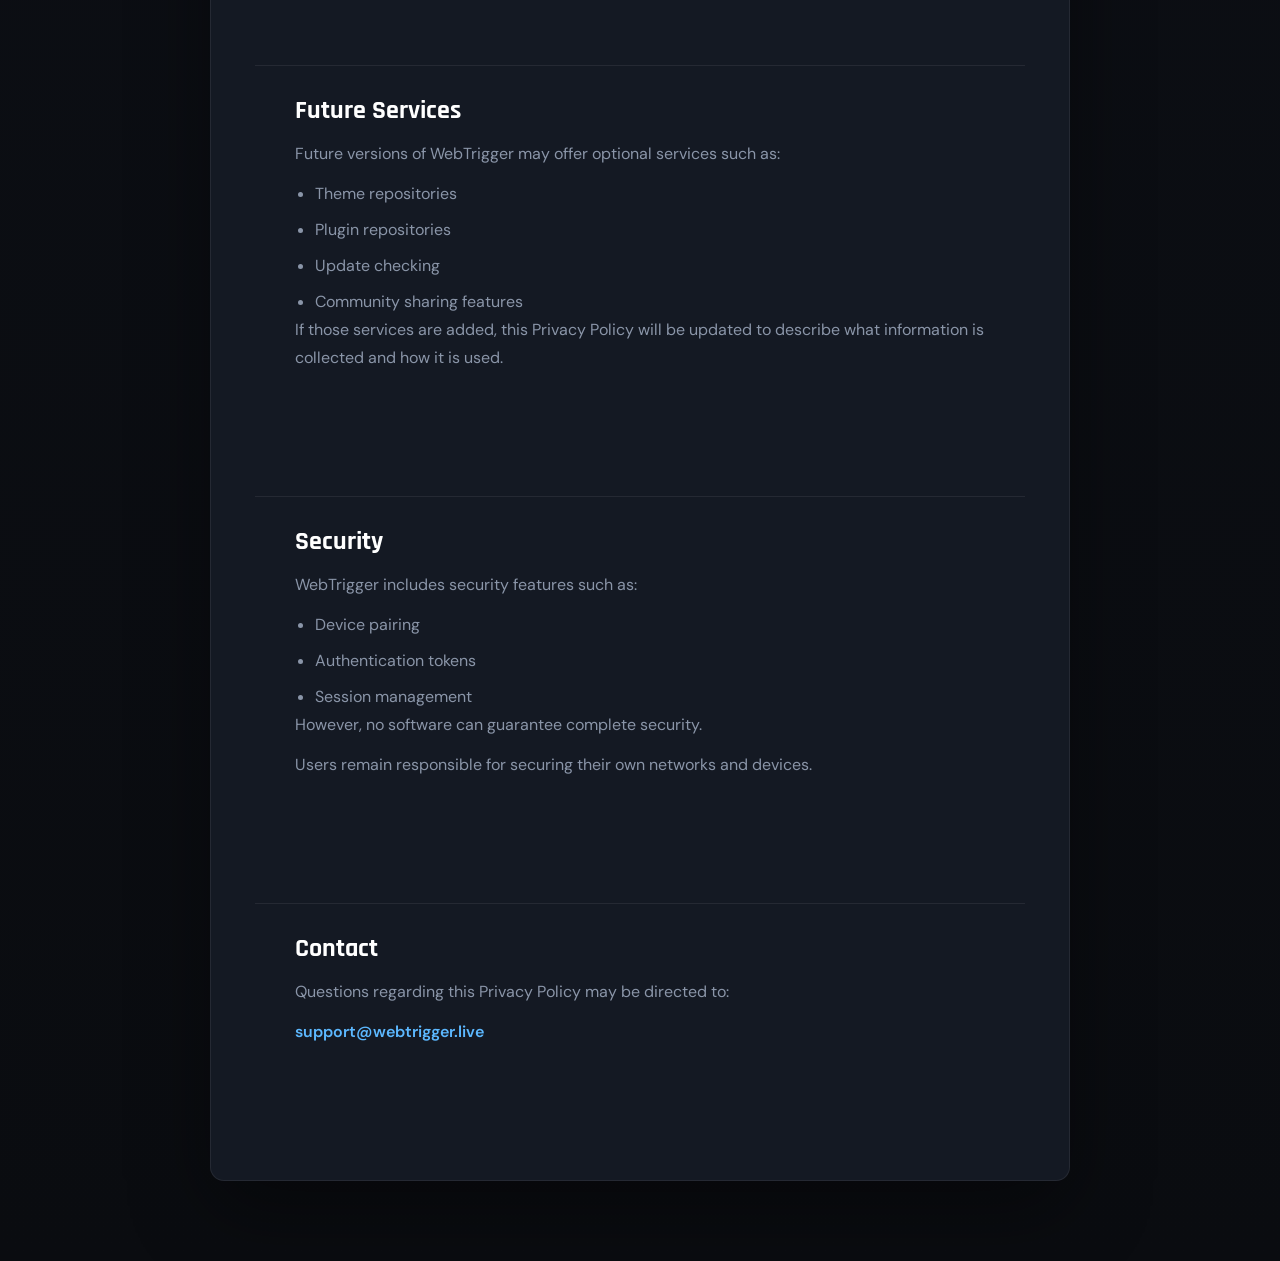
<file: privacy.html>
﻿<!DOCTYPE html>
<html lang="en">
<head>
<!-- Google tag (gtag.js) -->
<script async src="https://www.googletagmanager.com/gtag/js?id=G-G6HBFBQC3Q"></script>
<script>
  window.dataLayer = window.dataLayer || [];
  function gtag(){dataLayer.push(arguments);}
  gtag('js', new Date());

  gtag('config', 'G-G6HBFBQC3Q');
</script>
<meta charset="UTF-8">
<meta name="viewport" content="width=device-width, initial-scale=1.0">
<title>Privacy Policy - WebTrigger</title>
<meta name="description" content="Privacy Policy for WebTrigger.">
<link rel="icon" href="favicon.ico" type="image/x-icon">
<link rel="preconnect" href="https://fonts.googleapis.com">
<link rel="preconnect" href="https://fonts.gstatic.com" crossorigin>
<link href="https://fonts.googleapis.com/css2?family=Rajdhani:wght@400;500;600;700&family=DM+Sans:ital,opsz,wght@0,9..40,300;0,9..40,400;0,9..40,500;1,9..40,300&display=swap" rel="stylesheet">
<link rel="stylesheet" href="css/style.css">
</head>
<body>
<nav>
  <a href="index.html" class="nav-logo"><img src="img/icon.png" alt="WebTrigger icon" />WebTrigger</a>
  <div class="nav-actions"><a href="index.html" class="btn btn-ghost">Back Home</a></div>
</nav>

<main class="legal-page">
  <div class="legal-container">
    <header class="legal-header">
      <div class="section-tag">Privacy</div>
      <h1>Privacy Policy</h1>
      <p class="legal-updated">Last Updated: June 2026</p>
      <p>WebTrigger is designed with privacy in mind. Most functionality operates entirely on your local network without requiring cloud services or user accounts.</p>
    </header>

    <article class="legal-card">
      <section>
        <h2>Information We Collect</h2>
        <h3>Current Versions</h3>
        <p>At this time, WebTrigger does not collect:</p>
        <ul>
          <li>Personal information</li>
          <li>Usage analytics</li>
          <li>Browsing history</li>
          <li>Device location</li>
          <li>Action configurations</li>
        </ul>
        <p>No user data is transmitted to WebTrigger servers.</p>
      </section>

      <section>
        <h2>Local Storage</h2>
        <p>WebTrigger stores configuration data locally on your computer, including:</p>
        <ul>
          <li>Actions</li>
          <li>Local Data Sources (LDS)</li>
          <li>Themes and WebShells</li>
          <li>Application settings</li>
          <li>Device pairing information</li>
        </ul>
        <p>This information remains on your device unless you choose to export or share it.</p>
      </section>

      <section>
        <h2>Community Content</h2>
        <p>If you download themes, plugins, or action packs created by other users, those items may contain code, scripts, or resources supplied by third parties.</p>
        <p>Users should review community content before importing it.</p>
      </section>

      <section>
        <h2>Future Services</h2>
        <p>Future versions of WebTrigger may offer optional services such as:</p>
        <ul>
          <li>Theme repositories</li>
          <li>Plugin repositories</li>
          <li>Update checking</li>
          <li>Community sharing features</li>
        </ul>
        <p>If those services are added, this Privacy Policy will be updated to describe what information is collected and how it is used.</p>
      </section>

      <section>
        <h2>Security</h2>
        <p>WebTrigger includes security features such as:</p>
        <ul>
          <li>Device pairing</li>
          <li>Authentication tokens</li>
          <li>Session management</li>
        </ul>
        <p>However, no software can guarantee complete security.</p>
        <p>Users remain responsible for securing their own networks and devices.</p>
      </section>

      <section>
        <h2>Contact</h2>
        <p>Questions regarding this Privacy Policy may be directed to:</p>
        <p><a href="mailto:support@webtrigger.live">support@webtrigger.live</a></p>
      </section>
    </article>
  </div>
</main>
</body>
</html>
</file>
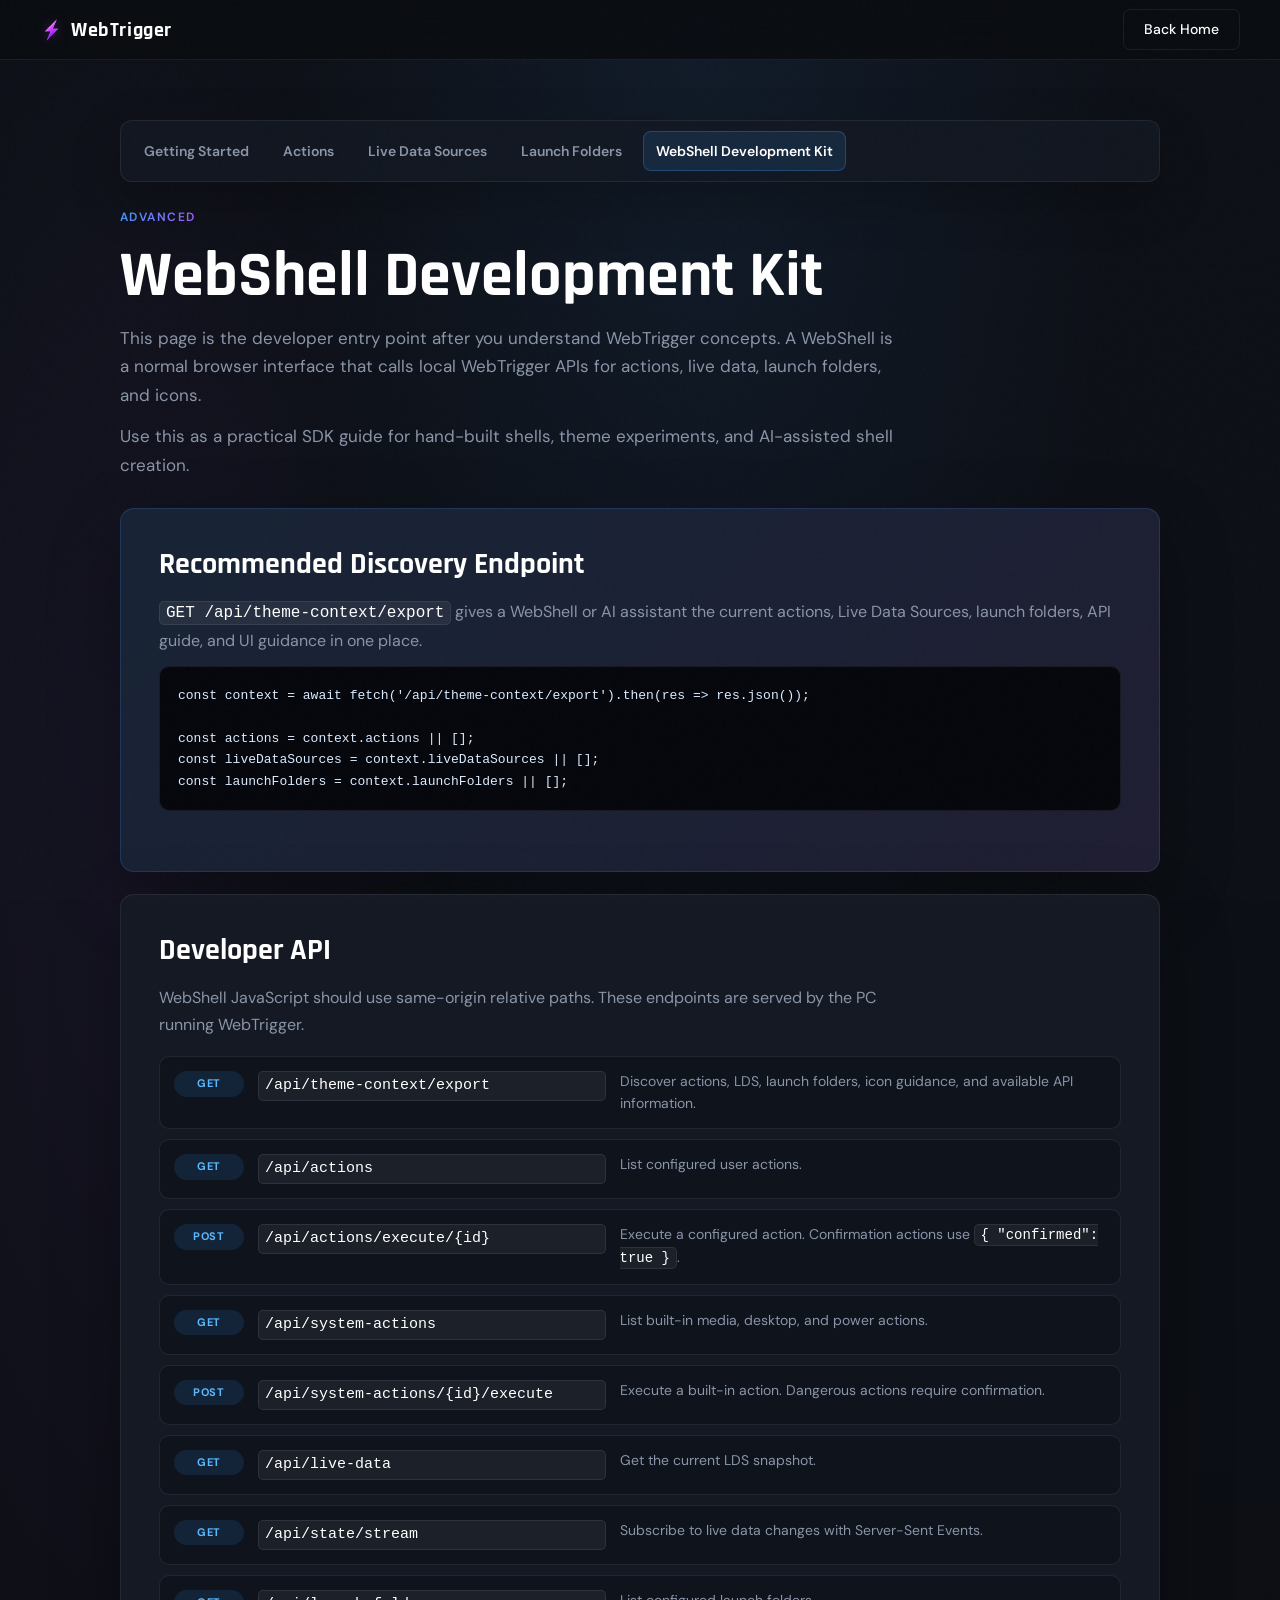
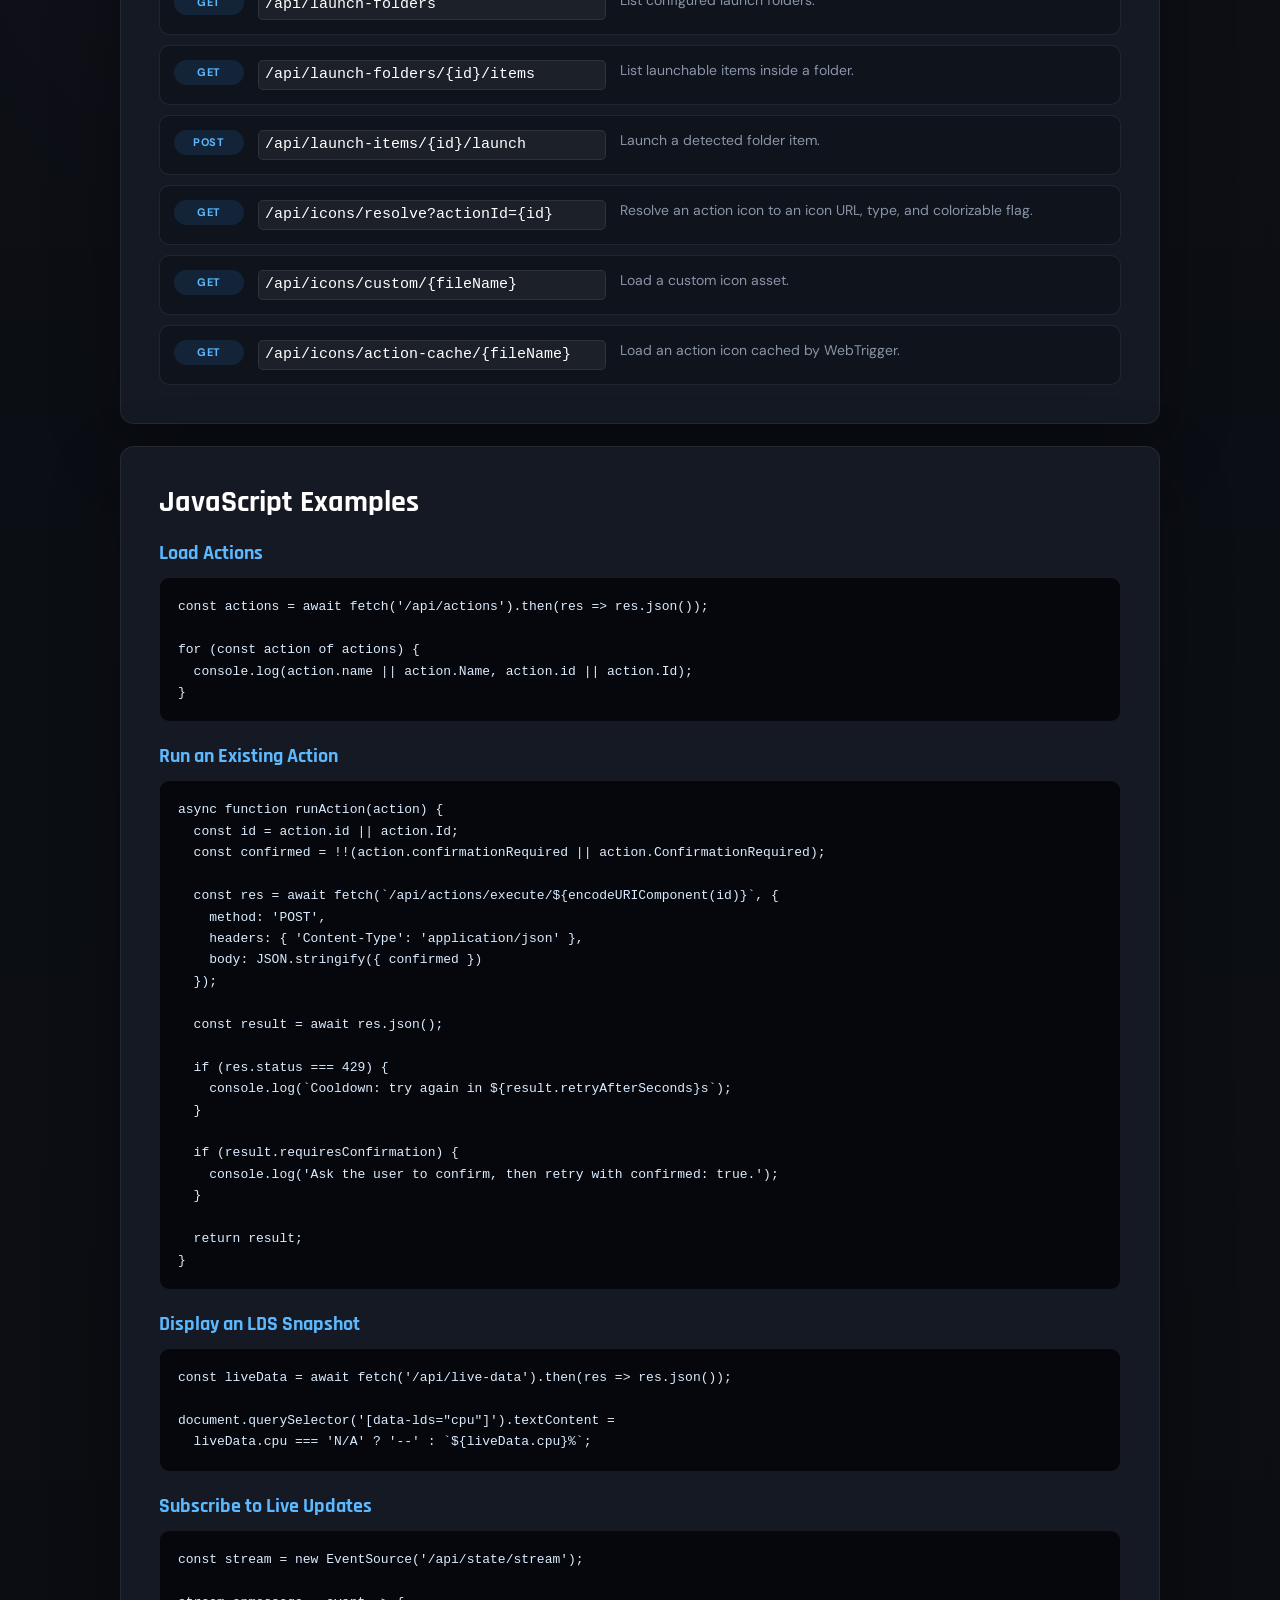
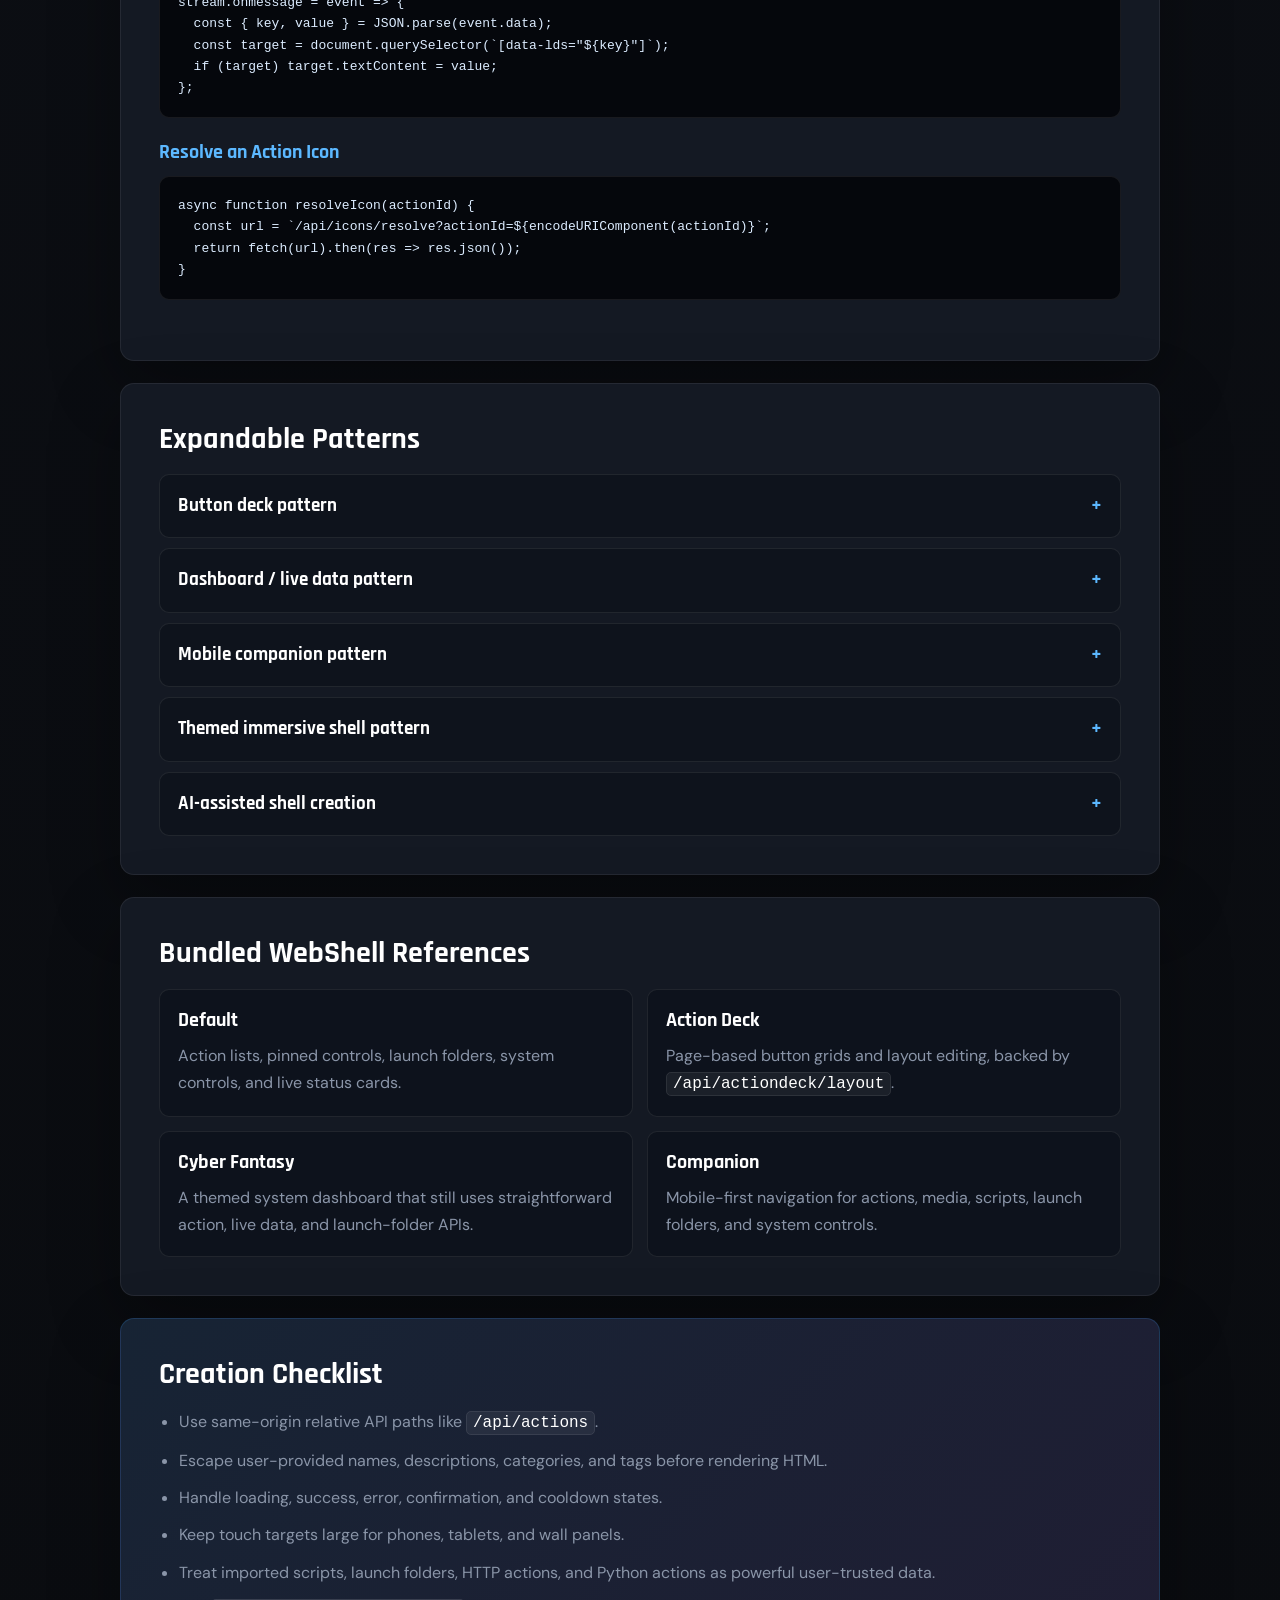
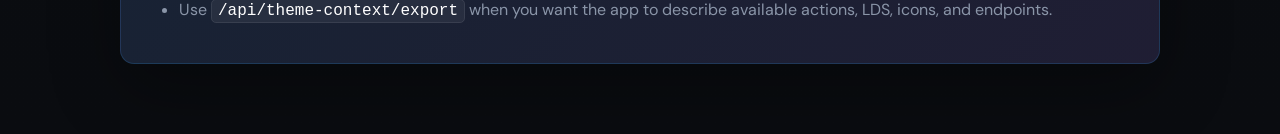
<file: shelldev.html>
﻿<!DOCTYPE html>
<html lang="en">
<head>
<!-- Google tag (gtag.js) -->
<script async src="https://www.googletagmanager.com/gtag/js?id=G-G6HBFBQC3Q"></script>
<script>
  window.dataLayer = window.dataLayer || [];
  function gtag(){dataLayer.push(arguments);}
  gtag('js', new Date());

  gtag('config', 'G-G6HBFBQC3Q');
</script>
<meta charset="UTF-8">
<meta name="viewport" content="width=device-width, initial-scale=1.0">
<title>WebShell Development Kit - WebTrigger Docs</title>
<meta name="description" content="Advanced WebShell development documentation for WebTrigger APIs, JavaScript examples, live updates, icons, and bundled shell patterns.">
<link rel="icon" href="favicon.ico" type="image/x-icon">
<link rel="preconnect" href="https://fonts.googleapis.com">
<link rel="preconnect" href="https://fonts.gstatic.com" crossorigin>
<link href="https://fonts.googleapis.com/css2?family=Rajdhani:wght@400;500;600;700&family=DM+Sans:ital,opsz,wght@0,9..40,300;0,9..40,400;0,9..40,500;1,9..40,300&display=swap" rel="stylesheet">
<link rel="stylesheet" href="css/style.css">
</head>
<body>
<nav>
  <a href="index.html" class="nav-logo"><img src="img/icon.png" alt="WebTrigger icon" />WebTrigger</a>
  <div class="nav-actions"><a href="index.html" class="btn btn-ghost">Back Home</a></div>
</nav>

<main class="docs-page">
  <div class="docs-container">
    <div class="docs-top-nav" aria-label="Documentation navigation">
      <a href="getting-started.html">Getting Started</a>
      <a href="actions.html">Actions</a>
      <a href="live-data-sources.html">Live Data Sources</a>
      <a href="launch-folders.html">Launch Folders</a>
      <a href="shelldev.html" class="active">WebShell Development Kit</a>
    </div>

    <header class="docs-hero">
      <div class="section-tag">Advanced</div>
      <h1>WebShell Development Kit</h1>
      <p>This page is the developer entry point after you understand WebTrigger concepts. A WebShell is a normal browser interface that calls local WebTrigger APIs for actions, live data, launch folders, and icons.</p>
      <p>Use this as a practical SDK guide for hand-built shells, theme experiments, and AI-assisted shell creation.</p>
    </header>

    <section class="docs-card docs-card-final">
      <h2>Recommended Discovery Endpoint</h2>
      <p><code>GET /api/theme-context/export</code> gives a WebShell or AI assistant the current actions, Live Data Sources, launch folders, API guide, and UI guidance in one place.</p>
      <pre><code>const context = await fetch('/api/theme-context/export').then(res =&gt; res.json());

const actions = context.actions || [];
const liveDataSources = context.liveDataSources || [];
const launchFolders = context.launchFolders || [];</code></pre>
    </section>

    <section class="docs-card">
      <h2>Developer API</h2>
      <p class="docs-lede">WebShell JavaScript should use same-origin relative paths. These endpoints are served by the PC running WebTrigger.</p>
      <div class="endpoint-list">
        <div class="endpoint-row"><span>GET</span><code>/api/theme-context/export</code><p>Discover actions, LDS, launch folders, icon guidance, and available API information.</p></div>
        <div class="endpoint-row"><span>GET</span><code>/api/actions</code><p>List configured user actions.</p></div>
        <div class="endpoint-row"><span>POST</span><code>/api/actions/execute/{id}</code><p>Execute a configured action. Confirmation actions use <code>{ "confirmed": true }</code>.</p></div>
        <div class="endpoint-row"><span>GET</span><code>/api/system-actions</code><p>List built-in media, desktop, and power actions.</p></div>
        <div class="endpoint-row"><span>POST</span><code>/api/system-actions/{id}/execute</code><p>Execute a built-in action. Dangerous actions require confirmation.</p></div>
        <div class="endpoint-row"><span>GET</span><code>/api/live-data</code><p>Get the current LDS snapshot.</p></div>
        <div class="endpoint-row"><span>GET</span><code>/api/state/stream</code><p>Subscribe to live data changes with Server-Sent Events.</p></div>
        <div class="endpoint-row"><span>GET</span><code>/api/launch-folders</code><p>List configured launch folders.</p></div>
        <div class="endpoint-row"><span>GET</span><code>/api/launch-folders/{id}/items</code><p>List launchable items inside a folder.</p></div>
        <div class="endpoint-row"><span>POST</span><code>/api/launch-items/{id}/launch</code><p>Launch a detected folder item.</p></div>
        <div class="endpoint-row"><span>GET</span><code>/api/icons/resolve?actionId={id}</code><p>Resolve an action icon to an icon URL, type, and colorizable flag.</p></div>
        <div class="endpoint-row"><span>GET</span><code>/api/icons/custom/{fileName}</code><p>Load a custom icon asset.</p></div>
        <div class="endpoint-row"><span>GET</span><code>/api/icons/action-cache/{fileName}</code><p>Load an action icon cached by WebTrigger.</p></div>
      </div>
    </section>

    <section class="docs-card">
      <h2>JavaScript Examples</h2>

      <h3>Load Actions</h3>
      <pre><code>const actions = await fetch('/api/actions').then(res =&gt; res.json());

for (const action of actions) {
  console.log(action.name || action.Name, action.id || action.Id);
}</code></pre>

      <h3>Run an Existing Action</h3>
      <pre><code>async function runAction(action) {
  const id = action.id || action.Id;
  const confirmed = !!(action.confirmationRequired || action.ConfirmationRequired);

  const res = await fetch(`/api/actions/execute/${encodeURIComponent(id)}`, {
    method: 'POST',
    headers: { 'Content-Type': 'application/json' },
    body: JSON.stringify({ confirmed })
  });

  const result = await res.json();

  if (res.status === 429) {
    console.log(`Cooldown: try again in ${result.retryAfterSeconds}s`);
  }

  if (result.requiresConfirmation) {
    console.log('Ask the user to confirm, then retry with confirmed: true.');
  }

  return result;
}</code></pre>

      <h3>Display an LDS Snapshot</h3>
      <pre><code>const liveData = await fetch('/api/live-data').then(res =&gt; res.json());

document.querySelector('[data-lds="cpu"]').textContent =
  liveData.cpu === 'N/A' ? '--' : `${liveData.cpu}%`;</code></pre>

      <h3>Subscribe to Live Updates</h3>
      <pre><code>const stream = new EventSource('/api/state/stream');

stream.onmessage = event =&gt; {
  const { key, value } = JSON.parse(event.data);
  const target = document.querySelector(`[data-lds="${key}"]`);
  if (target) target.textContent = value;
};</code></pre>

      <h3>Resolve an Action Icon</h3>
      <pre><code>async function resolveIcon(actionId) {
  const url = `/api/icons/resolve?actionId=${encodeURIComponent(actionId)}`;
  return fetch(url).then(res =&gt; res.json());
}</code></pre>
    </section>

    <section class="docs-card">
      <h2>Expandable Patterns</h2>
      <div class="docs-details-list">
        <details>
          <summary>Button deck pattern</summary>
          <p>Fetch actions, group them by category or tags, render big touch-friendly buttons, and call <code>/api/actions/execute/{id}</code> when pressed.</p>
        </details>
        <details>
          <summary>Dashboard / live data pattern</summary>
          <p>Render LDS cards for built-in keys like <code>cpu</code>, <code>ram</code>, <code>volume</code>, <code>battery</code>, and any custom LDS key the user creates. Use <code>/api/state/stream</code> for live updates.</p>
        </details>
        <details>
          <summary>Mobile companion pattern</summary>
          <p>Use large navigation tabs, large touch targets, search, and quick pages for actions, media controls, scripts, and system actions.</p>
        </details>
        <details>
          <summary>Themed immersive shell pattern</summary>
          <p>Keep the API calls simple, then put your creativity into layout, typography, motion, sound, and visual state. Cyber Fantasy uses this approach.</p>
        </details>
        <details>
          <summary>AI-assisted shell creation</summary>
          <p>Start by giving the assistant <code>/api/theme-context/export</code>, your layout goal, target device size, and the built-in safety rules. Review any generated JavaScript before importing it.</p>
        </details>
      </div>
    </section>

    <section class="docs-card">
      <h2>Bundled WebShell References</h2>
      <div class="concept-grid">
        <article class="concept-card">
          <h3>Default</h3>
          <p>Action lists, pinned controls, launch folders, system controls, and live status cards.</p>
        </article>
        <article class="concept-card">
          <h3>Action Deck</h3>
          <p>Page-based button grids and layout editing, backed by <code>/api/actiondeck/layout</code>.</p>
        </article>
        <article class="concept-card">
          <h3>Cyber Fantasy</h3>
          <p>A themed system dashboard that still uses straightforward action, live data, and launch-folder APIs.</p>
        </article>
        <article class="concept-card">
          <h3>Companion</h3>
          <p>Mobile-first navigation for actions, media, scripts, launch folders, and system controls.</p>
        </article>
      </div>
    </section>

    <section class="docs-card docs-card-final">
      <h2>Creation Checklist</h2>
      <ul class="docs-checklist">
        <li>Use same-origin relative API paths like <code>/api/actions</code>.</li>
        <li>Escape user-provided names, descriptions, categories, and tags before rendering HTML.</li>
        <li>Handle loading, success, error, confirmation, and cooldown states.</li>
        <li>Keep touch targets large for phones, tablets, and wall panels.</li>
        <li>Treat imported scripts, launch folders, HTTP actions, and Python actions as powerful user-trusted data.</li>
        <li>Use <code>/api/theme-context/export</code> when you want the app to describe available actions, LDS, icons, and endpoints.</li>
      </ul>
    </section>
  </div>
</main>
</body>
</html>
</file>
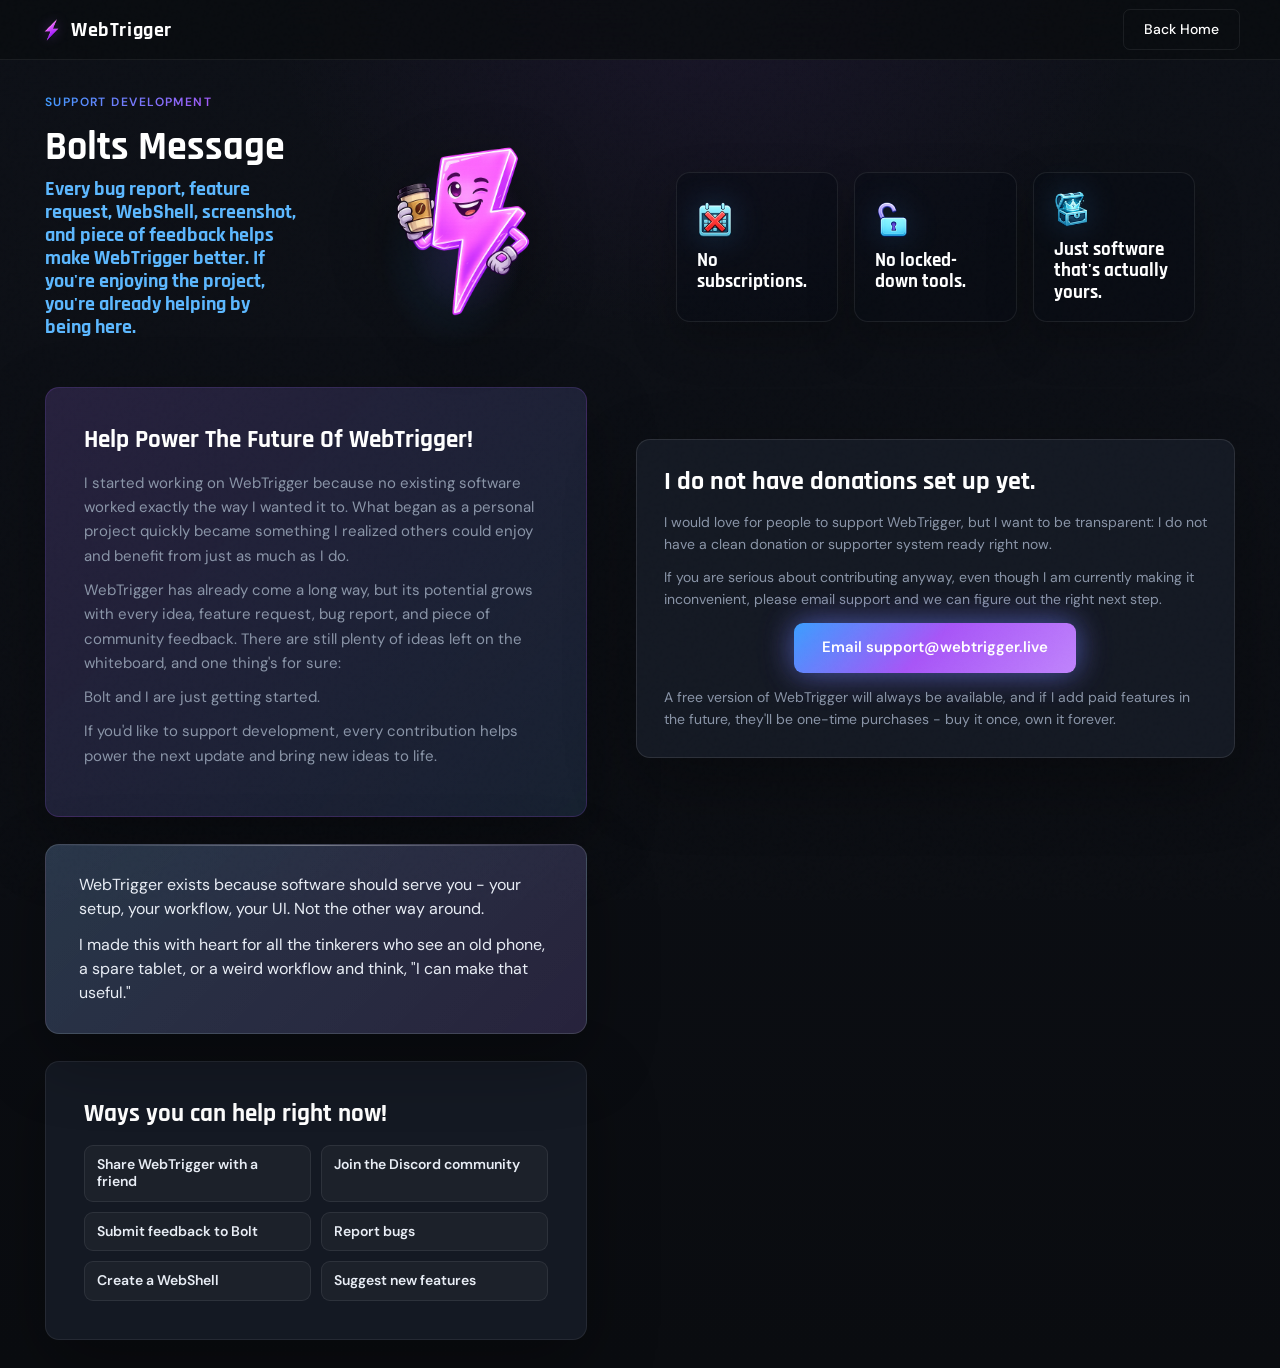
<file: support-development.html>
﻿<!DOCTYPE html>
<html lang="en">
<head>
<!-- Google tag (gtag.js) -->
<script async src="https://www.googletagmanager.com/gtag/js?id=G-G6HBFBQC3Q"></script>
<script>
  window.dataLayer = window.dataLayer || [];
  function gtag(){dataLayer.push(arguments);}
  gtag('js', new Date());

  gtag('config', 'G-G6HBFBQC3Q');
</script>
<meta charset="UTF-8">
<meta name="viewport" content="width=device-width, initial-scale=1.0">
<title>Support Development - WebTrigger</title>
<meta name="description" content="Help support WebTrigger development and keep Bolt charged for future updates.">
<link rel="icon" href="favicon.ico" type="image/x-icon">
<link rel="preconnect" href="https://fonts.googleapis.com">
<link rel="preconnect" href="https://fonts.gstatic.com" crossorigin>
<link href="https://fonts.googleapis.com/css2?family=Rajdhani:wght@400;500;600;700&family=DM+Sans:ital,opsz,wght@0,9..40,300;0,9..40,400;0,9..40,500;1,9..40,300&display=swap" rel="stylesheet">
<link rel="stylesheet" href="css/style.css">
</head>
<body>
<nav>
  <a href="index.html" class="nav-logo"><img src="img/icon.png" alt="WebTrigger icon" />WebTrigger</a>
  <div class="nav-actions"><a href="index.html" class="btn btn-ghost">Back Home</a></div>
</nav>

<main class="support-page support-development-page">
  <div class="support-container">
    <div class="support-dev-layout">
      <div class="support-dev-left">
        <header class="support-header support-dev-hero">
          <div>
            <div class="section-tag">Support Development</div>
            <h1>Bolts Message</h1>
            <p class="support-kicker">Every bug report, feature request, WebShell, screenshot, and piece of feedback helps make WebTrigger better.

If you're enjoying the project, you're already helping by being here.</p>
          </div>
          <div class="support-bolt support-dev-bolt">
            <img src="mascot/Bolt_Caffeinated.png" alt="Bolt, the WebTrigger mascot, holding coffee">
          </div>
        </header>

        <section class="support-card support-bolt-message-card">
          <h2>Help Power The Future Of WebTrigger!</h2>
          <p>I started working on WebTrigger because no existing software worked exactly the way I wanted it to. What began as a personal project quickly became something I realized others could enjoy and benefit from just as much as I do.</p>
          <p>WebTrigger has already come a long way, but its potential grows with every idea, feature request, bug report, and piece of community feedback. There are still plenty of ideas left on the whiteboard, and one thing's for sure:</p>
		  <p>Bolt and I are just getting started.<p>
		  <p>If you'd like to support development, every contribution helps power the next update and bring new ideas to life.<p>
        </section>

        <section class="support-card support-manifesto-card">
          <p>WebTrigger exists because software should serve you - your setup, your workflow, your UI. Not the other way around.</p>
          <p>I made this with heart for all the tinkerers who see an old phone, a spare tablet, or a weird workflow and think, "I can make that useful."</p>
        </section>

        <section class="support-card support-help-card">
          <h2>Ways you can help right now!</h2>
          <div class="support-help-grid">
            <a href="index.html">Share WebTrigger with a friend</a>
            <a href="https://discord.gg/Z6ErDr8A">Join the Discord community</a>
            <a href="https://docs.google.com/forms/d/e/1FAIpQLSevvx0CkxcUbNwyniAE-BQkYRDSHa_2Yz9TB2j9D7qGIKqSHw/viewform?usp=publish-editor">Submit feedback to Bolt</a>
            <a href="mailto:support@webtrigger.live">Report bugs</a>
            <a href="shelldev.html">Create a WebShell</a>
            <a href="https://docs.google.com/forms/d/e/1FAIpQLSevvx0CkxcUbNwyniAE-BQkYRDSHa_2Yz9TB2j9D7qGIKqSHw/viewform?usp=publish-editor">Suggest new features</a>
          </div>
        </section>
      </div>

      <div class="support-dev-right">
        <section class="support-promises" aria-label="WebTrigger promises">
          <div class="support-promise-card">
            <img src="img/No_Sub.png" alt="No subscriptions icon">
            <p>No subscriptions.</p>
          </div>
          <div class="support-promise-card">
            <img src="img/Unlock.png" alt="Unlocked tools icon">
            <p>No locked-down tools.</p>
          </div>
          <div class="support-promise-card">
            <img src="img/Treasure.png" alt="Own your software icon">
            <p>Just software that's actually yours.</p>
          </div>
        </section>

        <section class="support-card support-development-card">
          <h2>I do not have donations set up yet.</h2>
          <p>I would love for people to support WebTrigger, but I want to be transparent: I do not have a clean donation or supporter system ready right now.</p>
          <p>If you are serious about contributing anyway, even though I am currently making it inconvenient, please email support and we can figure out the right next step.</p>
          <p class="support-dev-button-row"><a class="btn btn-primary btn-lg support-feedback-link support-dev-button" href="mailto:support@webtrigger.live">Email support@webtrigger.live</a></p>
          <p class="support-small-note support-dev-reassurance">A free version of WebTrigger will always be available, and if I add paid features in the future, they'll be one-time purchases - buy it once, own it forever.</p>
        </section>

      </div>
    </div>
  </div>
</main>
</body>
</html>
</file>
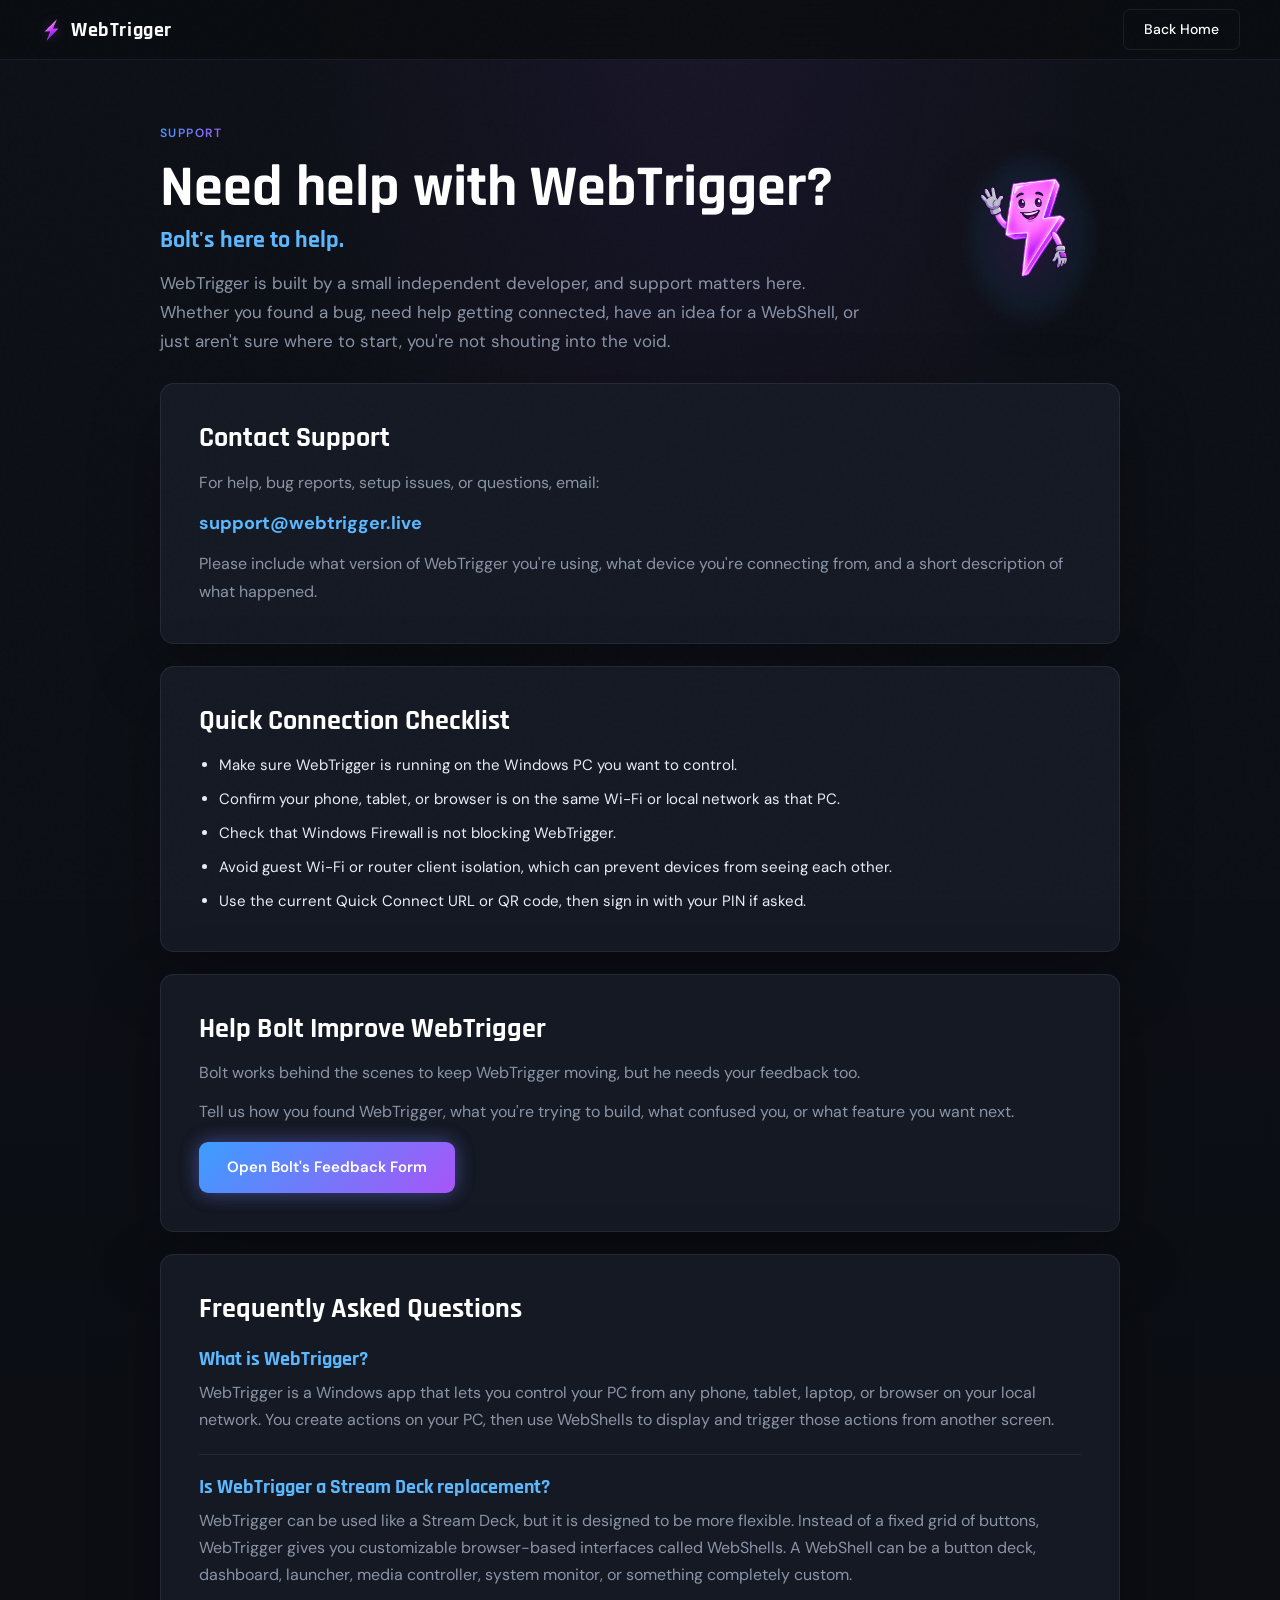
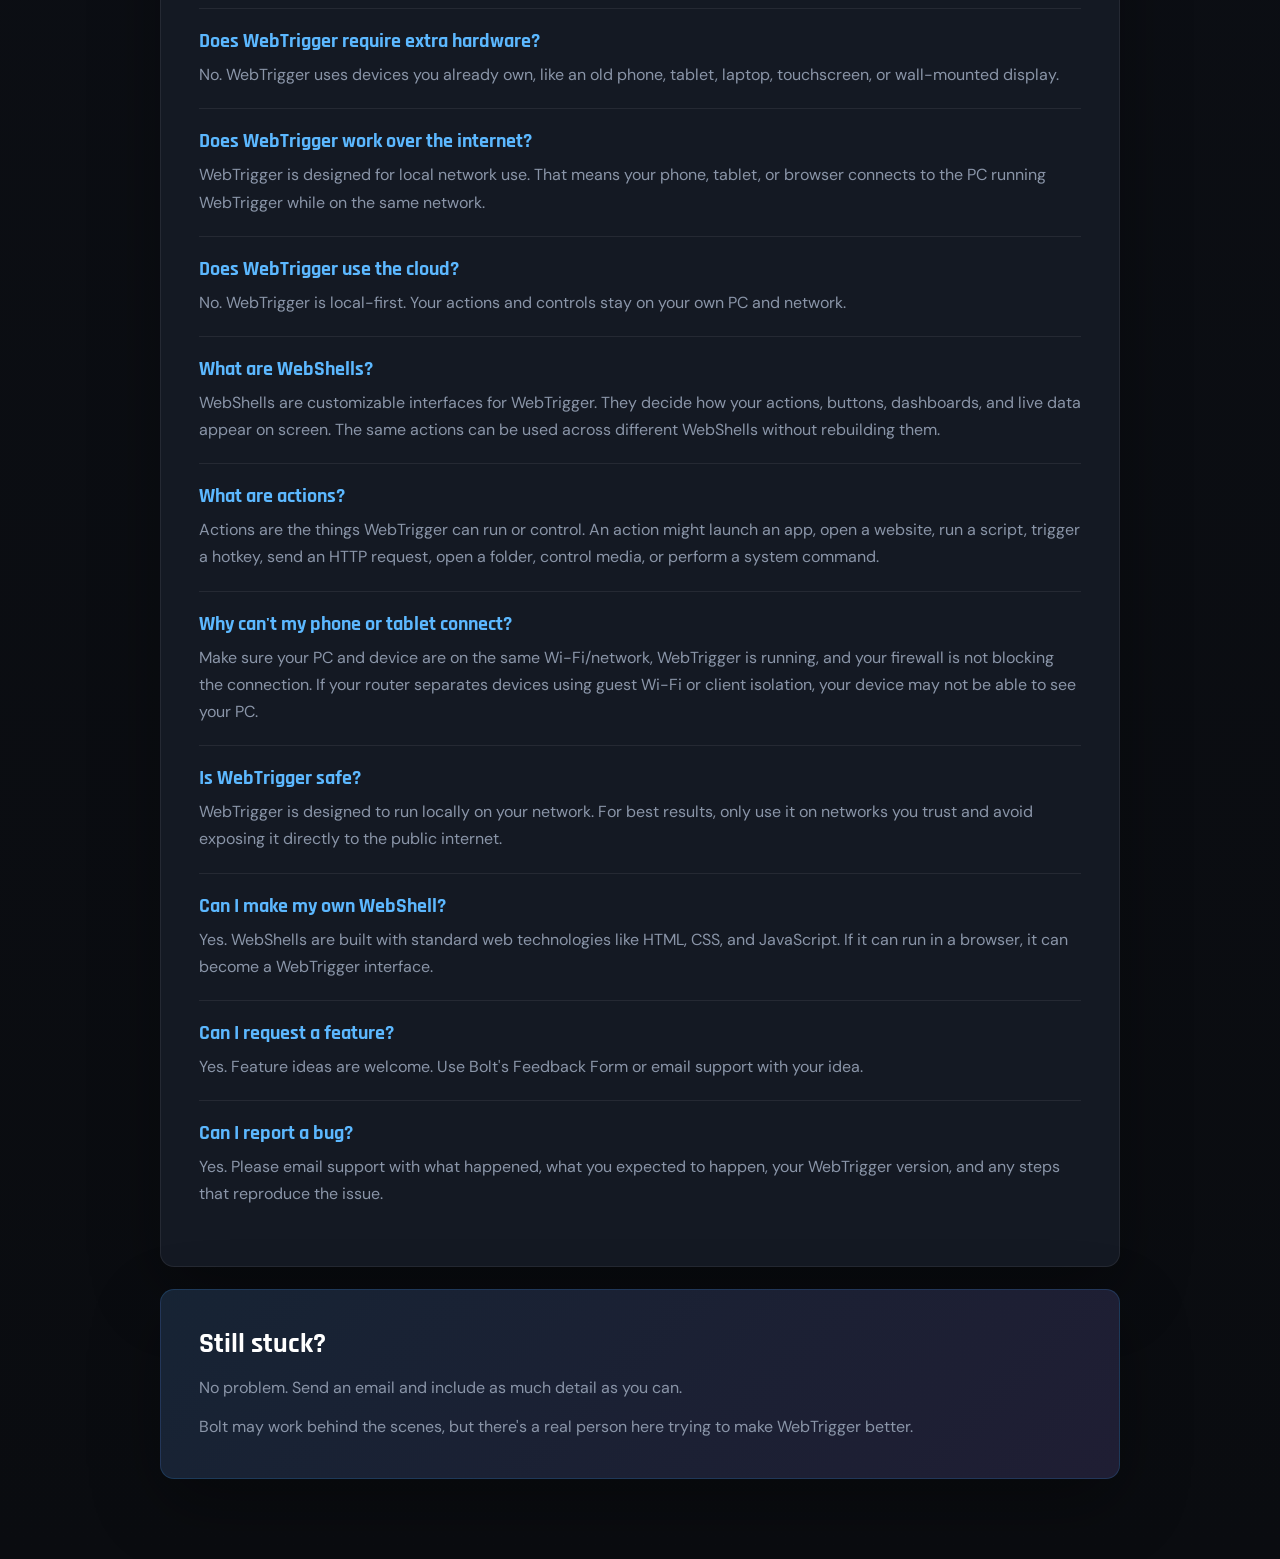
<file: support.html>
﻿<!DOCTYPE html>
<html lang="en">
<head>
<!-- Google tag (gtag.js) -->
<script async src="https://www.googletagmanager.com/gtag/js?id=G-G6HBFBQC3Q"></script>
<script>
  window.dataLayer = window.dataLayer || [];
  function gtag(){dataLayer.push(arguments);}
  gtag('js', new Date());

  gtag('config', 'G-G6HBFBQC3Q');
</script>
<meta charset="UTF-8">
<meta name="viewport" content="width=device-width, initial-scale=1.0">
<title>Support - WebTrigger</title>
<meta name="description" content="Get help with WebTrigger, contact support, send feedback, and read frequently asked questions.">
<link rel="icon" href="favicon.ico" type="image/x-icon">
<link rel="preconnect" href="https://fonts.googleapis.com">
<link rel="preconnect" href="https://fonts.gstatic.com" crossorigin>
<link href="https://fonts.googleapis.com/css2?family=Rajdhani:wght@400;500;600;700&family=DM+Sans:ital,opsz,wght@0,9..40,300;0,9..40,400;0,9..40,500;1,9..40,300&display=swap" rel="stylesheet">
<link rel="stylesheet" href="css/style.css">
</head>
<body>
<nav>
  <a href="index.html" class="nav-logo"><img src="img/icon.png" alt="WebTrigger icon" />WebTrigger</a>
  <div class="nav-actions"><a href="index.html" class="btn btn-ghost">Back Home</a></div>
</nav>

<main class="support-page">
  <div class="support-container">
    <header class="support-header">
      <div>
        <div class="section-tag">Support</div>
        <h1>Need help with WebTrigger?</h1>
        <p class="support-kicker">Bolt's here to help.</p>
        <p>WebTrigger is built by a small independent developer, and support matters here. Whether you found a bug, need help getting connected, have an idea for a WebShell, or just aren't sure where to start, you're not shouting into the void.</p>
      </div>
      <div class="support-bolt">
        <img src="mascot/Bolt_Happy.png" alt="Bolt, the WebTrigger mascot, ready to help">
      </div>
    </header>

    <section class="support-card">
      <h2>Contact Support</h2>
      <p>For help, bug reports, setup issues, or questions, email:</p>
      <p><a class="support-link" href="mailto:support@webtrigger.live">support@webtrigger.live</a></p>
      <p>Please include what version of WebTrigger you're using, what device you're connecting from, and a short description of what happened.</p>
    </section>

    <section class="support-card">
      <h2>Quick Connection Checklist</h2>
      <ul class="docs-checklist">
        <li>Make sure WebTrigger is running on the Windows PC you want to control.</li>
        <li>Confirm your phone, tablet, or browser is on the same Wi-Fi or local network as that PC.</li>
        <li>Check that Windows Firewall is not blocking WebTrigger.</li>
        <li>Avoid guest Wi-Fi or router client isolation, which can prevent devices from seeing each other.</li>
        <li>Use the current Quick Connect URL or QR code, then sign in with your PIN if asked.</li>
      </ul>
    </section>

    <section class="support-card">
      <h2>Help Bolt Improve WebTrigger</h2>
      <p>Bolt works behind the scenes to keep WebTrigger moving, but he needs your feedback too.</p>
      <p>Tell us how you found WebTrigger, what you're trying to build, what confused you, or what feature you want next.</p>
      <p><a class="btn btn-primary btn-lg support-feedback-link" href="https://docs.google.com/forms/d/e/1FAIpQLSevvx0CkxcUbNwyniAE-BQkYRDSHa_2Yz9TB2j9D7qGIKqSHw/viewform?usp=publish-editor">Open Bolt's Feedback Form</a></p>
    </section>

    <section class="support-card">
      <h2>Frequently Asked Questions</h2>
      <div class="faq-list">
        <article class="faq-item">
          <h3>What is WebTrigger?</h3>
          <p>WebTrigger is a Windows app that lets you control your PC from any phone, tablet, laptop, or browser on your local network. You create actions on your PC, then use WebShells to display and trigger those actions from another screen.</p>
        </article>
        <article class="faq-item">
          <h3>Is WebTrigger a Stream Deck replacement?</h3>
          <p>WebTrigger can be used like a Stream Deck, but it is designed to be more flexible. Instead of a fixed grid of buttons, WebTrigger gives you customizable browser-based interfaces called WebShells. A WebShell can be a button deck, dashboard, launcher, media controller, system monitor, or something completely custom.</p>
        </article>
        <article class="faq-item">
          <h3>Does WebTrigger require extra hardware?</h3>
          <p>No. WebTrigger uses devices you already own, like an old phone, tablet, laptop, touchscreen, or wall-mounted display.</p>
        </article>
        <article class="faq-item">
          <h3>Does WebTrigger work over the internet?</h3>
          <p>WebTrigger is designed for local network use. That means your phone, tablet, or browser connects to the PC running WebTrigger while on the same network.</p>
        </article>
        <article class="faq-item">
          <h3>Does WebTrigger use the cloud?</h3>
          <p>No. WebTrigger is local-first. Your actions and controls stay on your own PC and network.</p>
        </article>
        <article class="faq-item">
          <h3>What are WebShells?</h3>
          <p>WebShells are customizable interfaces for WebTrigger. They decide how your actions, buttons, dashboards, and live data appear on screen. The same actions can be used across different WebShells without rebuilding them.</p>
        </article>
        <article class="faq-item">
          <h3>What are actions?</h3>
          <p>Actions are the things WebTrigger can run or control. An action might launch an app, open a website, run a script, trigger a hotkey, send an HTTP request, open a folder, control media, or perform a system command.</p>
        </article>
        <article class="faq-item">
          <h3>Why can't my phone or tablet connect?</h3>
          <p>Make sure your PC and device are on the same Wi-Fi/network, WebTrigger is running, and your firewall is not blocking the connection. If your router separates devices using guest Wi-Fi or client isolation, your device may not be able to see your PC.</p>
        </article>
        <article class="faq-item">
          <h3>Is WebTrigger safe?</h3>
          <p>WebTrigger is designed to run locally on your network. For best results, only use it on networks you trust and avoid exposing it directly to the public internet.</p>
        </article>
        <article class="faq-item">
          <h3>Can I make my own WebShell?</h3>
          <p>Yes. WebShells are built with standard web technologies like HTML, CSS, and JavaScript. If it can run in a browser, it can become a WebTrigger interface.</p>
        </article>
        <article class="faq-item">
          <h3>Can I request a feature?</h3>
          <p>Yes. Feature ideas are welcome. Use Bolt's Feedback Form or email support with your idea.</p>
        </article>
        <article class="faq-item">
          <h3>Can I report a bug?</h3>
          <p>Yes. Please email support with what happened, what you expected to happen, your WebTrigger version, and any steps that reproduce the issue.</p>
        </article>
      </div>
    </section>

    <section class="support-card support-card-final">
      <h2>Still stuck?</h2>
      <p>No problem. Send an email and include as much detail as you can.</p>
      <p>Bolt may work behind the scenes, but there's a real person here trying to make WebTrigger better.</p>
    </section>
  </div>
</main>
</body>
</html>
</file>
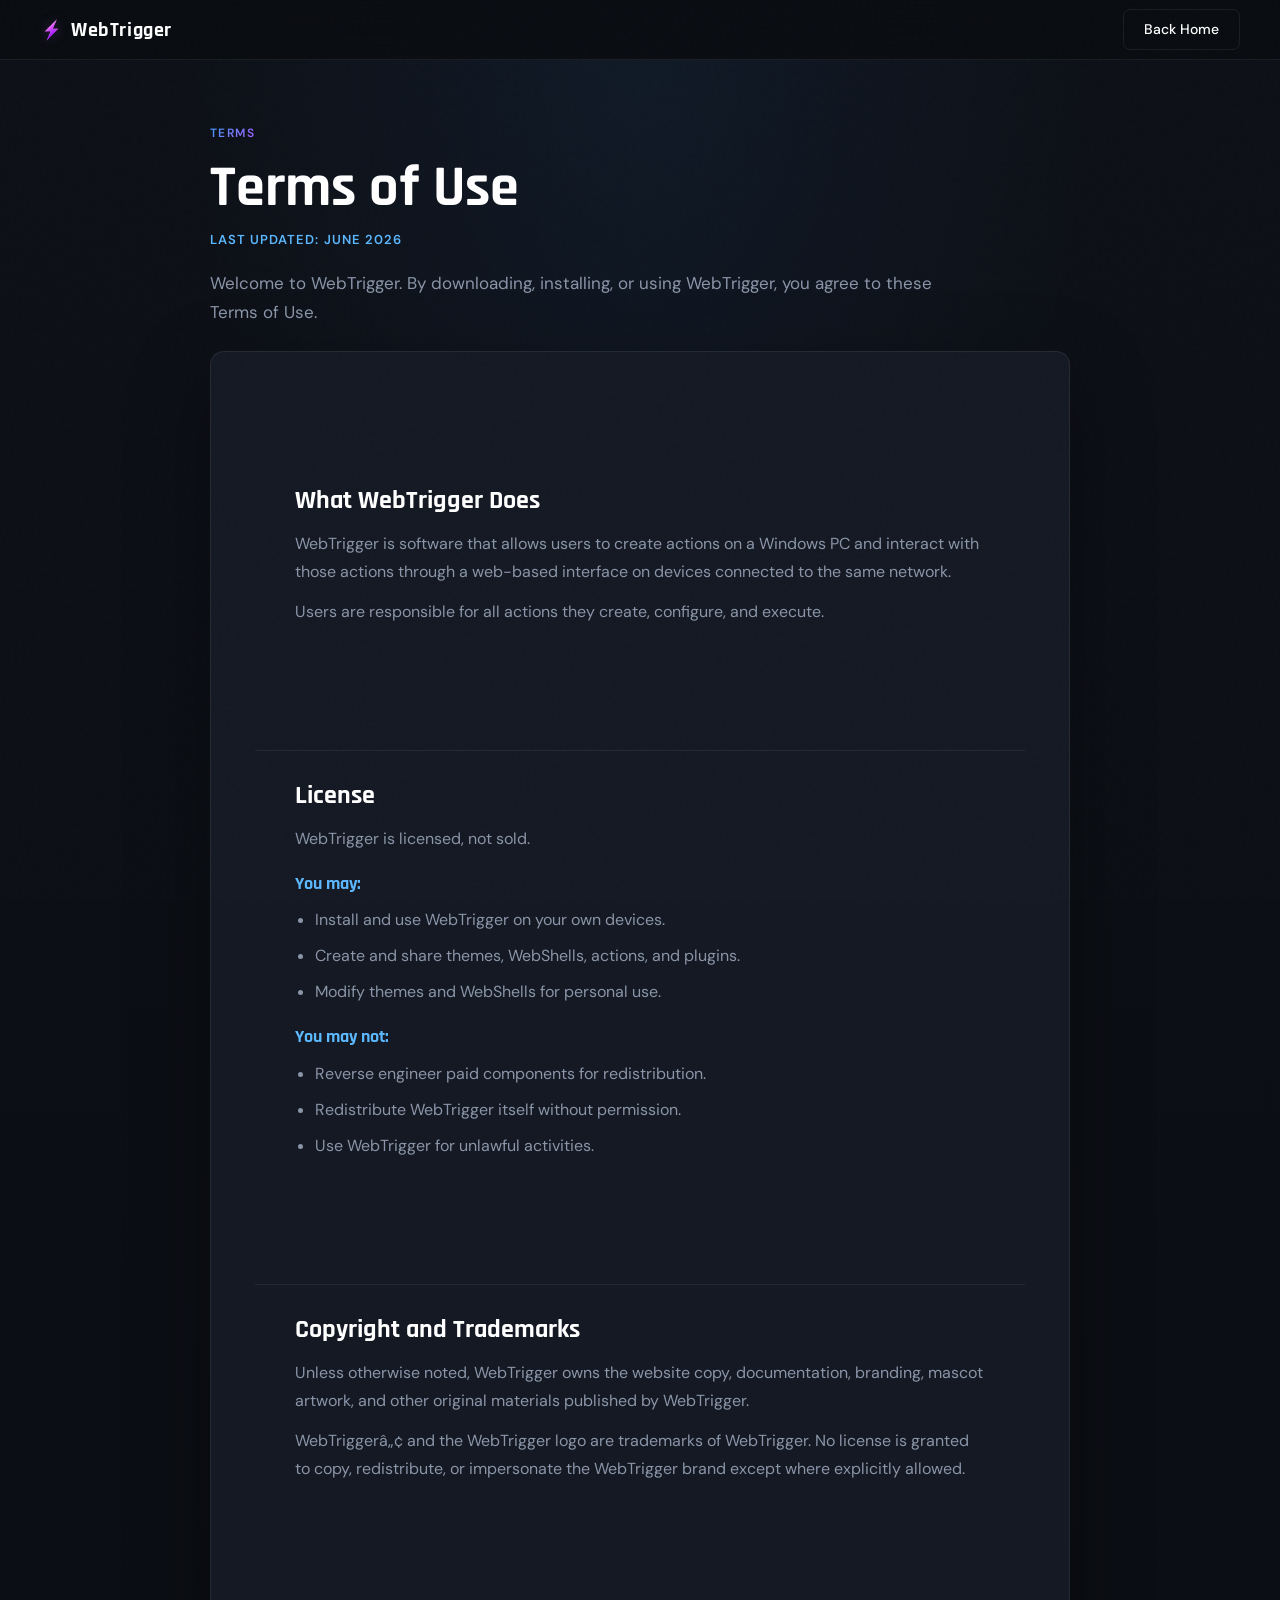
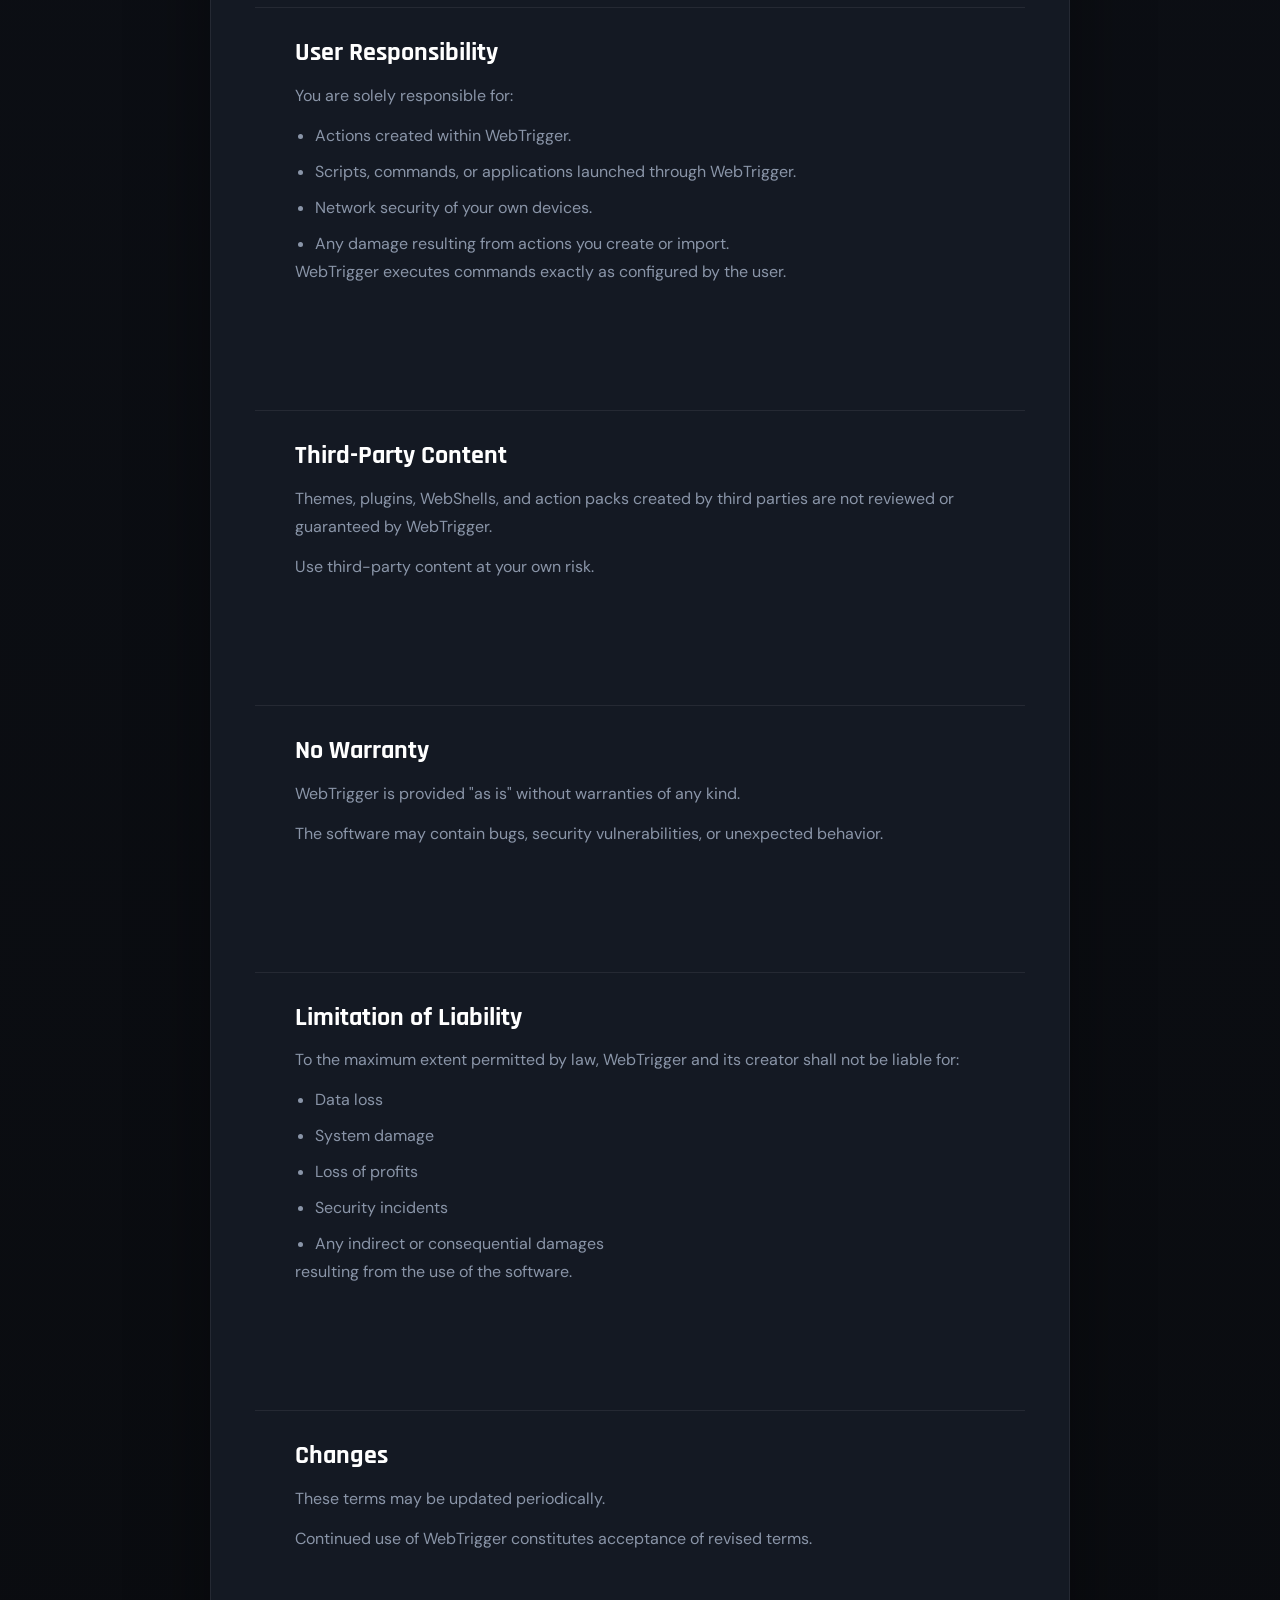
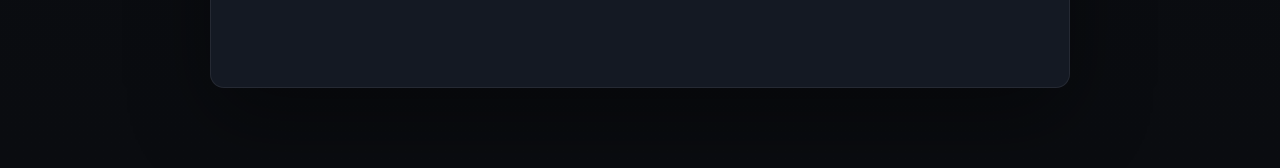
<file: terms.html>
﻿<!DOCTYPE html>
<html lang="en">
<head>
<!-- Google tag (gtag.js) -->
<script async src="https://www.googletagmanager.com/gtag/js?id=G-G6HBFBQC3Q"></script>
<script>
  window.dataLayer = window.dataLayer || [];
  function gtag(){dataLayer.push(arguments);}
  gtag('js', new Date());

  gtag('config', 'G-G6HBFBQC3Q');
</script>
<meta charset="UTF-8">
<meta name="viewport" content="width=device-width, initial-scale=1.0">
<title>Terms of Use - WebTrigger</title>
<meta name="description" content="Terms of Use for WebTrigger.">
<link rel="icon" href="favicon.ico" type="image/x-icon">
<link rel="preconnect" href="https://fonts.googleapis.com">
<link rel="preconnect" href="https://fonts.gstatic.com" crossorigin>
<link href="https://fonts.googleapis.com/css2?family=Rajdhani:wght@400;500;600;700&family=DM+Sans:ital,opsz,wght@0,9..40,300;0,9..40,400;0,9..40,500;1,9..40,300&display=swap" rel="stylesheet">
<link rel="stylesheet" href="css/style.css">
</head>
<body>
<nav>
  <a href="index.html" class="nav-logo"><img src="img/icon.png" alt="WebTrigger icon" />WebTrigger</a>
  <div class="nav-actions"><a href="index.html" class="btn btn-ghost">Back Home</a></div>
</nav>

<main class="legal-page">
  <div class="legal-container">
    <header class="legal-header">
      <div class="section-tag">Terms</div>
      <h1>Terms of Use</h1>
      <p class="legal-updated">Last Updated: June 2026</p>
      <p>Welcome to WebTrigger. By downloading, installing, or using WebTrigger, you agree to these Terms of Use.</p>
    </header>

    <article class="legal-card">
      <section>
        <h2>What WebTrigger Does</h2>
        <p>WebTrigger is software that allows users to create actions on a Windows PC and interact with those actions through a web-based interface on devices connected to the same network.</p>
        <p>Users are responsible for all actions they create, configure, and execute.</p>
      </section>

      <section>
        <h2>License</h2>
        <p>WebTrigger is licensed, not sold.</p>
        <h3>You may:</h3>
        <ul>
          <li>Install and use WebTrigger on your own devices.</li>
          <li>Create and share themes, WebShells, actions, and plugins.</li>
          <li>Modify themes and WebShells for personal use.</li>
        </ul>
        <h3>You may not:</h3>
        <ul>
          <li>Reverse engineer paid components for redistribution.</li>
          <li>Redistribute WebTrigger itself without permission.</li>
          <li>Use WebTrigger for unlawful activities.</li>
        </ul>
      </section>

      <section>
        <h2>Copyright and Trademarks</h2>
        <p>Unless otherwise noted, WebTrigger owns the website copy, documentation, branding, mascot artwork, and other original materials published by WebTrigger.</p>
        <p>WebTriggerâ„¢ and the WebTrigger logo are trademarks of WebTrigger. No license is granted to copy, redistribute, or impersonate the WebTrigger brand except where explicitly allowed.</p>
      </section>

      <section>
        <h2>User Responsibility</h2>
        <p>You are solely responsible for:</p>
        <ul>
          <li>Actions created within WebTrigger.</li>
          <li>Scripts, commands, or applications launched through WebTrigger.</li>
          <li>Network security of your own devices.</li>
          <li>Any damage resulting from actions you create or import.</li>
        </ul>
        <p>WebTrigger executes commands exactly as configured by the user.</p>
      </section>

      <section>
        <h2>Third-Party Content</h2>
        <p>Themes, plugins, WebShells, and action packs created by third parties are not reviewed or guaranteed by WebTrigger.</p>
        <p>Use third-party content at your own risk.</p>
      </section>

      <section>
        <h2>No Warranty</h2>
        <p>WebTrigger is provided "as is" without warranties of any kind.</p>
        <p>The software may contain bugs, security vulnerabilities, or unexpected behavior.</p>
      </section>

      <section>
        <h2>Limitation of Liability</h2>
        <p>To the maximum extent permitted by law, WebTrigger and its creator shall not be liable for:</p>
        <ul>
          <li>Data loss</li>
          <li>System damage</li>
          <li>Loss of profits</li>
          <li>Security incidents</li>
          <li>Any indirect or consequential damages</li>
        </ul>
        <p>resulting from the use of the software.</p>
      </section>

      <section>
        <h2>Changes</h2>
        <p>These terms may be updated periodically.</p>
        <p>Continued use of WebTrigger constitutes acceptance of revised terms.</p>
      </section>
    </article>
  </div>
</main>
</body>
</html>
</file>
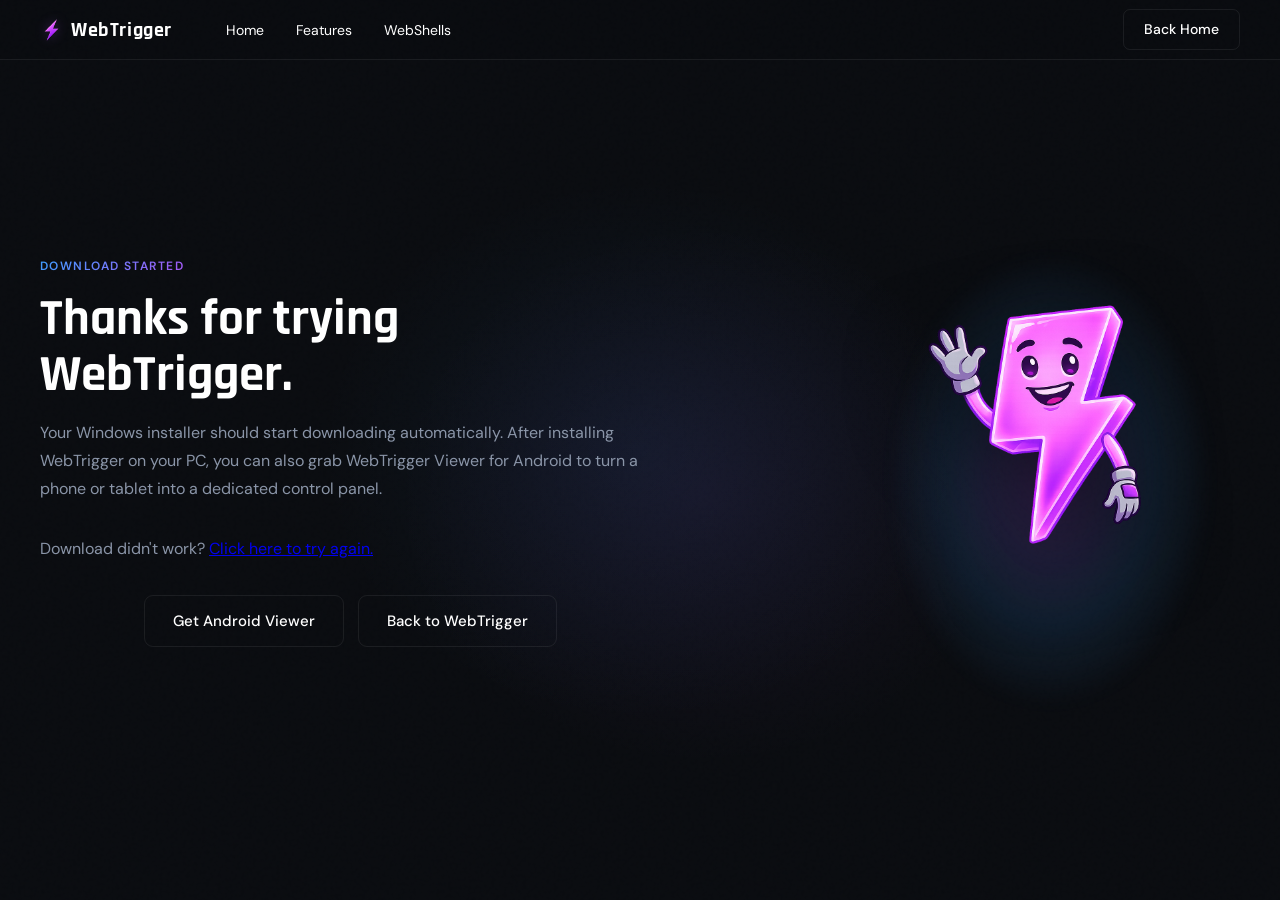
<file: thanks.html>
﻿<!DOCTYPE html>
<html lang="en">
<head>
<!-- Google tag (gtag.js) -->
<script async src="https://www.googletagmanager.com/gtag/js?id=G-G6HBFBQC3Q"></script>
<script>
  window.dataLayer = window.dataLayer || [];
  function gtag(){dataLayer.push(arguments);}
  gtag('js', new Date());

  gtag('config', 'G-G6HBFBQC3Q');
</script>
<meta charset="UTF-8">
<meta name="viewport" content="width=device-width, initial-scale=1.0">
<title>Thanks for Downloading WebTrigger</title>
<meta name="description" content="Thanks for downloading WebTrigger for Windows.">
<link rel="icon" href="favicon.ico" type="image/x-icon">
<link rel="preconnect" href="https://fonts.googleapis.com">
<link rel="preconnect" href="https://fonts.gstatic.com" crossorigin>
<link href="https://fonts.googleapis.com/css2?family=Rajdhani:wght@400;500;600;700&family=DM+Sans:ital,opsz,wght@0,9..40,300;0,9..40,400;0,9..40,500;1,9..40,300&display=swap" rel="stylesheet">
<link rel="stylesheet" href="css/style.css">
</head>
<body>
<nav>
  <a href="index.html" class="nav-logo"><img src="img/icon.png" alt="WebTrigger icon" />WebTrigger</a>
  <ul class="nav-links">
    <li><a href="index.html">Home</a></li>
    <li><a href="index.html#features">Features</a></li>
    <li><a href="index.html#shells">WebShells</a></li>
  </ul>
  <div class="nav-actions"><a href="index.html" class="btn btn-ghost">Back Home</a></div>
</nav>
<section class="cta-section mascot-page">
  <div class="container">
    <div class="mascot-layout">
      <div class="mascot-copy">
        <div class="section-tag">Download Started</div>
        <h1>Thanks for trying WebTrigger.</h1>
        <p>Your Windows installer should start downloading automatically. After installing WebTrigger on your PC, you can also grab WebTrigger Viewer for Android to turn a phone or tablet into a dedicated control panel.</p>
        <p>Download didn't work? <a href="https://github.com/Sliestnut9/WebTrigger/releases/download/v1.0.0-beta.1/WebTriggerSetup.exe">Click here to try again.</a></p>
        <div class="cta-buttons">
          <a href="viewer.html" class="btn btn-ghost btn-lg">Get Android Viewer</a>
          <a href="index.html" class="btn btn-ghost btn-lg">Back to WebTrigger</a>
        </div>
        <noscript>
          <p><a href="https://github.com/Sliestnut9/WebTrigger/releases/download/v1.0.0-beta.1/WebTriggerSetup.exe">JavaScript is off. Click here to download WebTrigger for Windows.</a></p>
        </noscript>
      </div>
      <div class="mascot-art">
        <img src="mascot/Bolt_Happy.png" alt="Bolt, the WebTrigger mascot, smiling after your WebTrigger download starts">
      </div>
    </div>
  </div>
</section>
<iframe src="https://github.com/Sliestnut9/WebTrigger/releases/download/v1.0.0-beta.1/WebTriggerSetup.exe" title="WebTrigger installer download" hidden></iframe>
</body>
</html>
</file>
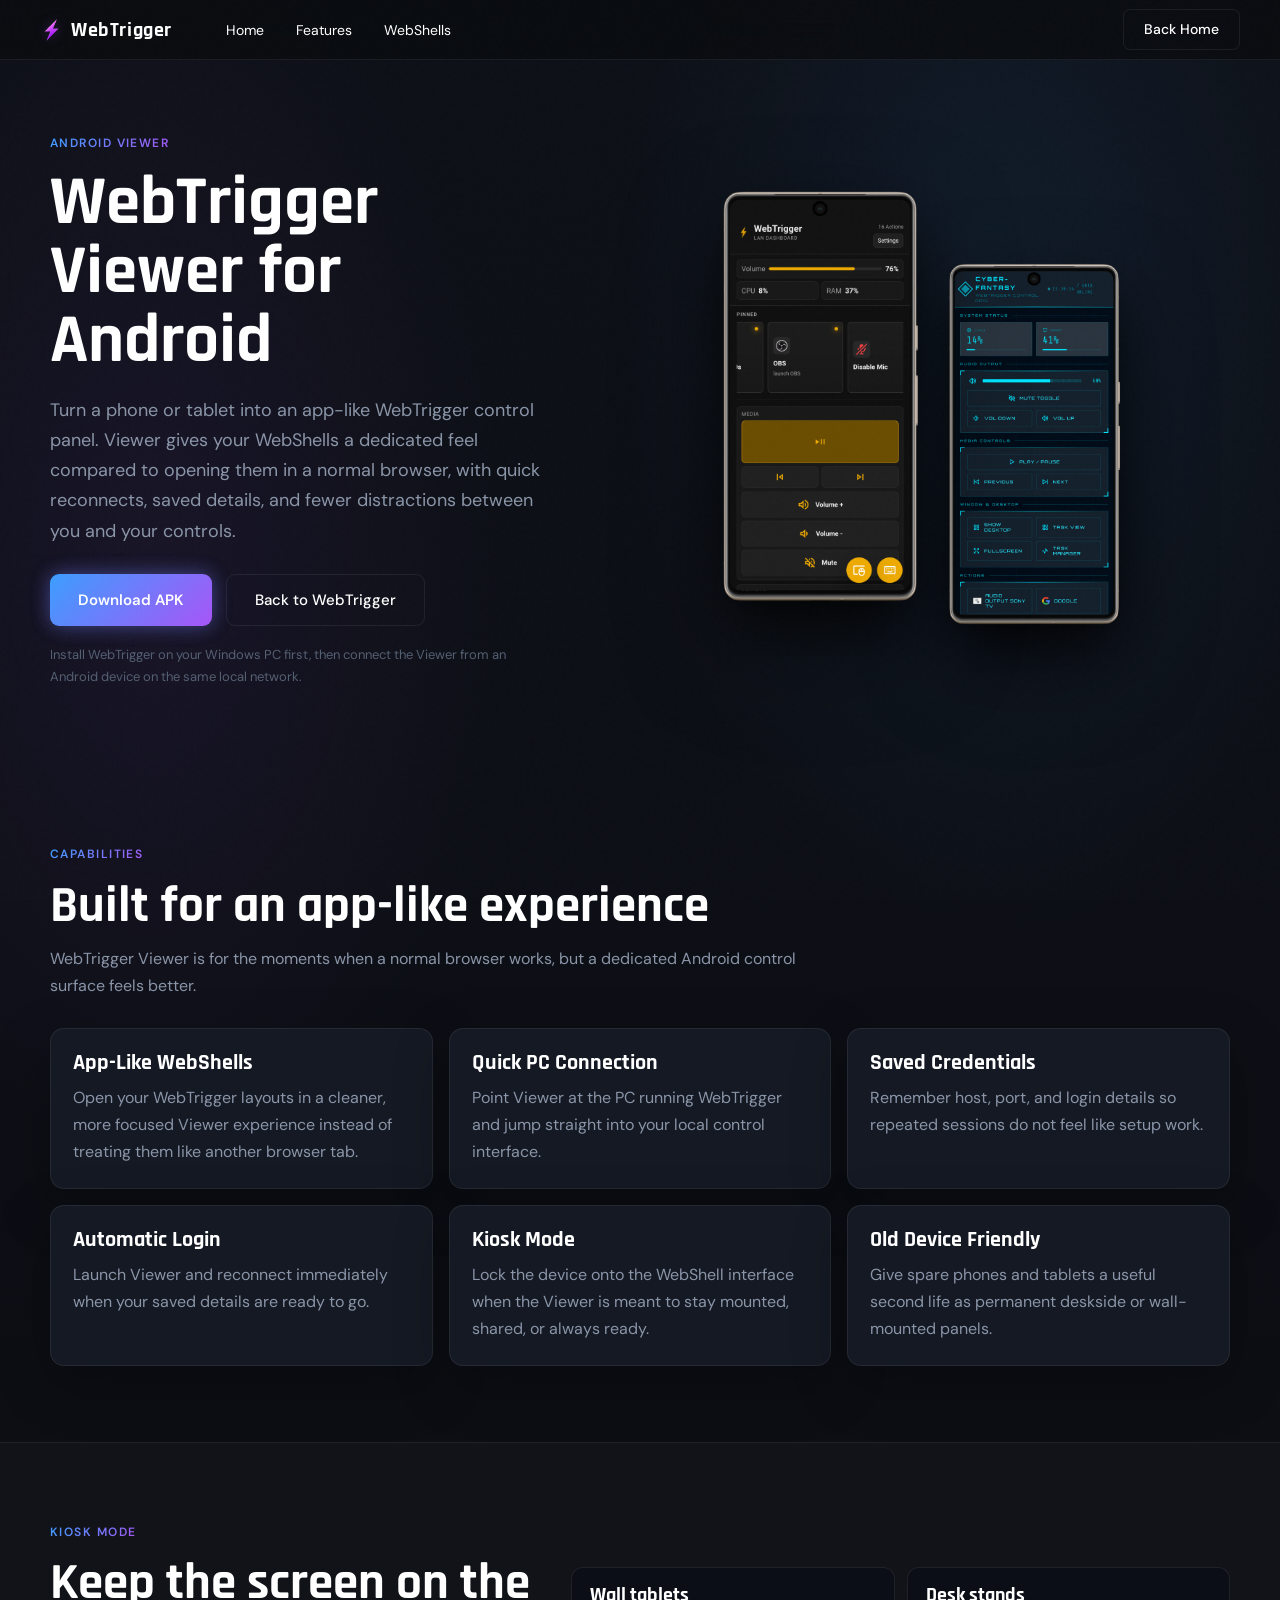
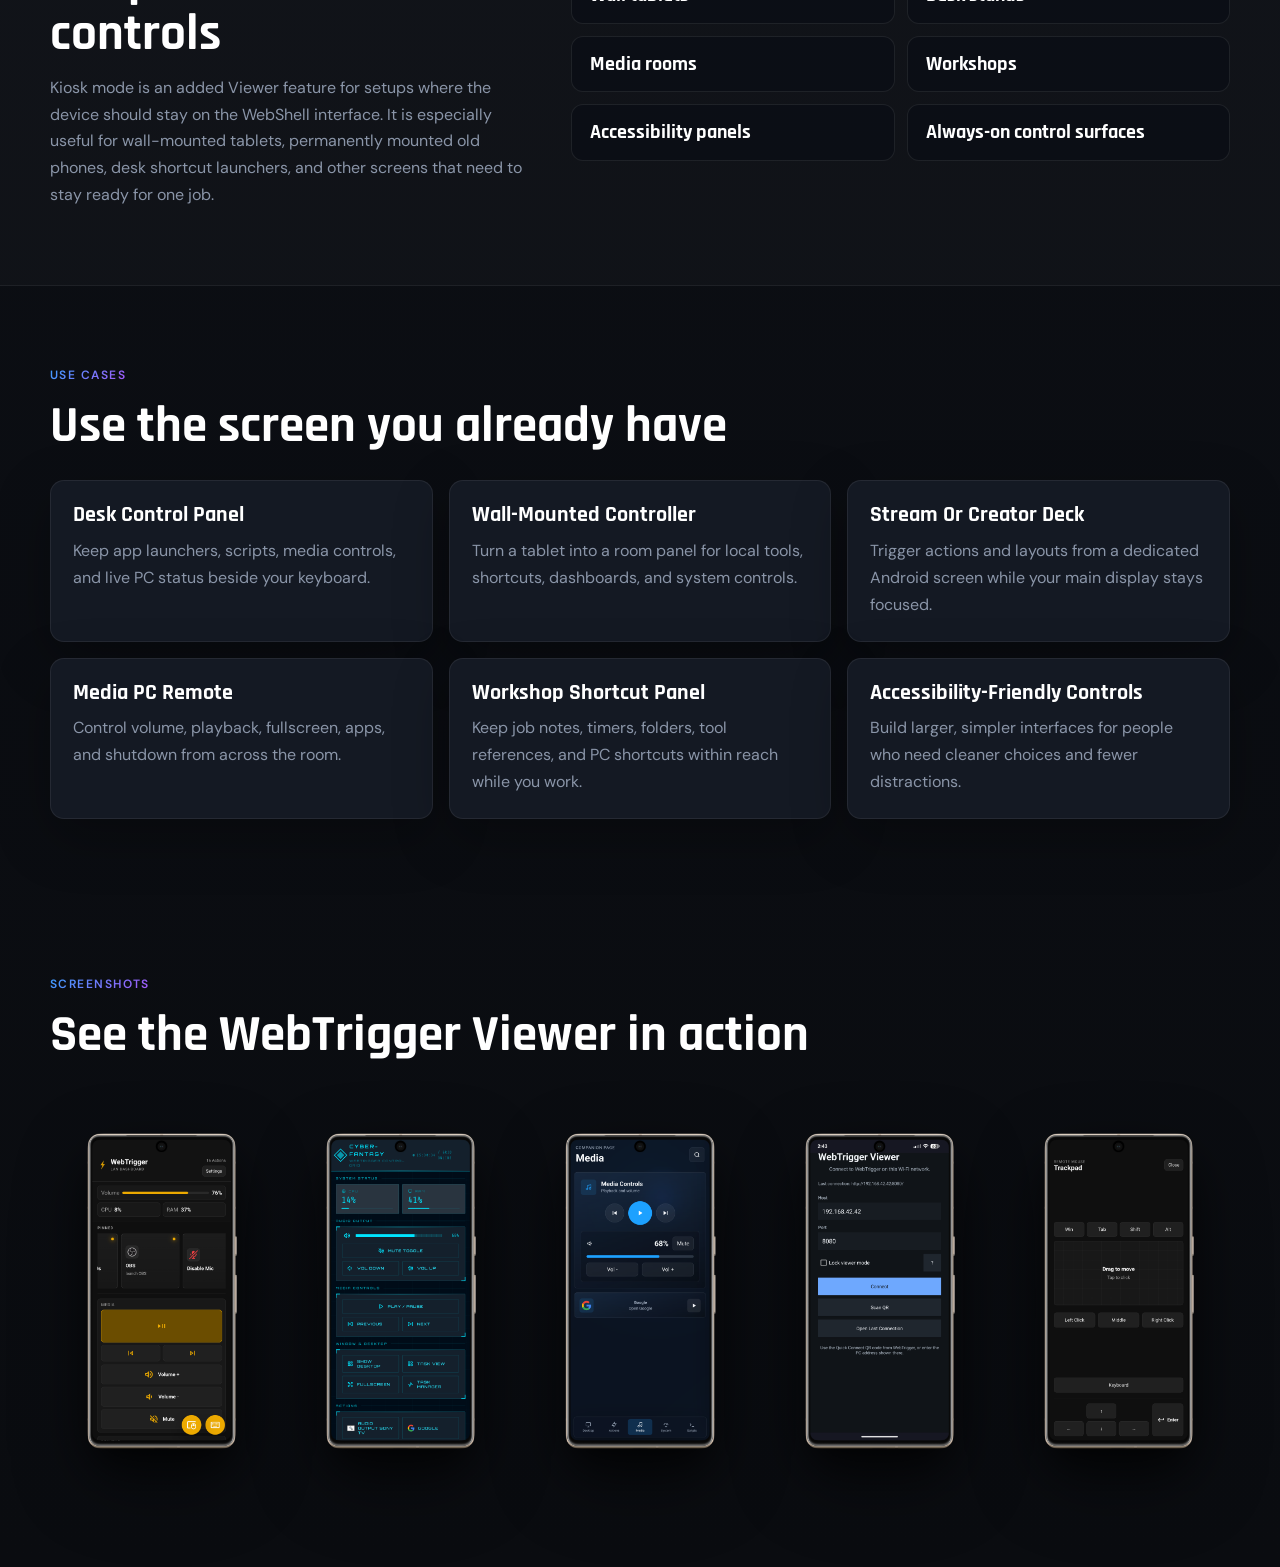
<file: viewer.html>
﻿<!DOCTYPE html>
<html lang="en">
<head>
<!-- Google tag (gtag.js) -->
<script async src="https://www.googletagmanager.com/gtag/js?id=G-G6HBFBQC3Q"></script>
<script>
  window.dataLayer = window.dataLayer || [];
  function gtag(){dataLayer.push(arguments);}
  gtag('js', new Date());

  gtag('config', 'G-G6HBFBQC3Q');
</script>
<meta charset="UTF-8">
<meta name="viewport" content="width=device-width, initial-scale=1.0">
<title>WebTrigger Viewer for Android</title>
<meta name="description" content="Download WebTrigger Viewer for Android and learn how it turns phones and tablets into focused WebTrigger control panels.">
<link rel="icon" href="favicon.ico" type="image/x-icon">
<link rel="preconnect" href="https://fonts.googleapis.com">
<link rel="preconnect" href="https://fonts.gstatic.com" crossorigin>
<link href="https://fonts.googleapis.com/css2?family=Rajdhani:wght@400;500;600;700&family=DM+Sans:ital,opsz,wght@0,9..40,300;0,9..40,400;0,9..40,500;1,9..40,300&display=swap" rel="stylesheet">
<link rel="stylesheet" href="css/style.css">
</head>
<body>
<nav>
  <a href="index.html" class="nav-logo"><img src="img/icon.png" alt="WebTrigger icon" />WebTrigger</a>
  <ul class="nav-links">
    <li><a href="index.html">Home</a></li>
    <li><a href="index.html#features">Features</a></li>
    <li><a href="index.html#shells">WebShells</a></li>
  </ul>
  <div class="nav-actions"><a href="index.html" class="btn btn-ghost">Back Home</a></div>
</nav>

<main class="viewer-page">
  <section class="viewer-hero-section">
    <div class="viewer-container viewer-hero-grid">
      <div class="viewer-hero-copy">
        <div class="section-tag">Android Viewer</div>
        <h1>WebTrigger Viewer for Android</h1>
        <p>Turn a phone or tablet into an app-like WebTrigger control panel. Viewer gives your WebShells a dedicated feel compared to opening them in a normal browser, with quick reconnects, saved details, and fewer distractions between you and your controls.</p>
        <div class="cta-buttons viewer-hero-actions">
          <a href="https://github.com/Sliestnut9/WebTrigger-Viewer/releases/download/v1.0.0-beta.1/app-release.apk" class="btn btn-primary btn-lg">Download APK</a>
          <a href="index.html" class="btn btn-ghost btn-lg">Back to WebTrigger</a>
        </div>
        <p class="viewer-small-note">Install WebTrigger on your Windows PC first, then connect the Viewer from an Android device on the same local network.</p>
      </div>

      <div class="viewer-hero-visual" aria-label="WebTrigger Viewer Android screenshots">
        <div class="viewer-page-shot viewer-page-shot-main">
          <img src="viewer/Phone1.png" alt="WebTrigger Viewer showing a full-screen WebShell control panel">
        </div>
        <div class="viewer-page-shot viewer-page-shot-side">
          <img src="viewer/Phone2.png" alt="WebTrigger Viewer connection screen with saved host details">
        </div>
      </div>
    </div>
  </section>

  <section class="viewer-section">
    <div class="viewer-container">
      <div class="viewer-section-head">
        <div class="section-tag">Capabilities</div>
        <h2>Built for an app-like experience</h2>
        <p>WebTrigger Viewer is for the moments when a normal browser works, but a dedicated Android control surface feels better.</p>
      </div>
      <div class="viewer-card-grid">
        <article class="viewer-info-card"><h3>App-Like WebShells</h3><p>Open your WebTrigger layouts in a cleaner, more focused Viewer experience instead of treating them like another browser tab.</p></article>
        <article class="viewer-info-card"><h3>Quick PC Connection</h3><p>Point Viewer at the PC running WebTrigger and jump straight into your local control interface.</p></article>
        <article class="viewer-info-card"><h3>Saved Credentials</h3><p>Remember host, port, and login details so repeated sessions do not feel like setup work.</p></article>
        <article class="viewer-info-card"><h3>Automatic Login</h3><p>Launch Viewer and reconnect immediately when your saved details are ready to go.</p></article>
        <article class="viewer-info-card"><h3>Kiosk Mode</h3><p>Lock the device onto the WebShell interface when the Viewer is meant to stay mounted, shared, or always ready.</p></article>
        <article class="viewer-info-card"><h3>Old Device Friendly</h3><p>Give spare phones and tablets a useful second life as permanent deskside or wall-mounted panels.</p></article>
      </div>
    </div>
  </section>

  <section class="viewer-section viewer-kiosk-section">
    <div class="viewer-container viewer-kiosk-grid">
      <div>
        <div class="section-tag">Kiosk Mode</div>
        <h2>Keep the screen on the controls</h2>
        <p>Kiosk mode is an added Viewer feature for setups where the device should stay on the WebShell interface. It is especially useful for wall-mounted tablets, permanently mounted old phones, desk shortcut launchers, and other screens that need to stay ready for one job.</p>
      </div>
      <div class="viewer-usecase-list" aria-label="Kiosk mode use cases">
        <span>Wall tablets</span>
        <span>Desk stands</span>
        <span>Media rooms</span>
        <span>Workshops</span>
        <span>Accessibility panels</span>
        <span>Always-on control surfaces</span>
      </div>
    </div>
  </section>

  <section class="viewer-section">
    <div class="viewer-container">
      <div class="viewer-section-head">
        <div class="section-tag">Use Cases</div>
        <h2>Use the screen you already have</h2>
      </div>
      <div class="viewer-usecase-grid">
        <article><h3>Desk Control Panel</h3><p>Keep app launchers, scripts, media controls, and live PC status beside your keyboard.</p></article>
        <article><h3>Wall-Mounted Controller</h3><p>Turn a tablet into a room panel for local tools, shortcuts, dashboards, and system controls.</p></article>
        <article><h3>Stream Or Creator Deck</h3><p>Trigger actions and layouts from a dedicated Android screen while your main display stays focused.</p></article>
        <article><h3>Media PC Remote</h3><p>Control volume, playback, fullscreen, apps, and shutdown from across the room.</p></article>
        <article><h3>Workshop Shortcut Panel</h3><p>Keep job notes, timers, folders, tool references, and PC shortcuts within reach while you work.</p></article>
        <article><h3>Accessibility-Friendly Controls</h3><p>Build larger, simpler interfaces for people who need cleaner choices and fewer distractions.</p></article>
      </div>
    </div>
  </section>

  <section class="viewer-section viewer-gallery-section">
    <div class="viewer-container">
      <div class="viewer-section-head">
        <div class="section-tag">Screenshots</div>
        <h2>See the WebTrigger Viewer in action</h2>
      </div>
      <div class="viewer-screenshot-strip" aria-label="WebTrigger Viewer screenshot gallery">
        <img src="viewer/Phone1.png" alt="WebTrigger Viewer full-screen control deck screenshot">
        <img src="viewer/Phone2.png" alt="WebTrigger Viewer saved connection screen screenshot">
        <img src="viewer/Phone3.png" alt="WebTrigger Viewer WebShell dashboard screenshot">
        <img src="viewer/Phone4.png" alt="WebTrigger Viewer action controls screenshot">
        <img src="viewer/Phone5.png" alt="WebTrigger Viewer compact control interface screenshot">
      </div>
    </div>
  </section>
</main>
</body>
</html>
</file>
<file: css/style.css>
﻿
  :root {
    --bg: #0a0c10;
    --bg2: #0d1017;
    --bg3: #111520;
    --surface: #141923;
    --surface2: #1a2233;
    --border: rgba(255,255,255,0.07);
    --accent: #3b9eff;
    --accent2: #5cb8ff;
    --accent-glow: rgba(59,158,255,0.25);
    --accent-dim: rgba(59,158,255,0.12);
    --purple: #a855f7;
    --purple2: #c084fc;
    --purple-glow: rgba(168,85,247,0.28);
    --purple-dim: rgba(168,85,247,0.12);
    --brand-gradient: linear-gradient(135deg, #3b9eff 0%, #a855f7 100%);
    --text: #e8edf5;
    --text2: #8a95a8;
    --text3: #545f72;
    --white: #ffffff;
    --green: #22d3a0;
    --font-display: 'Rajdhani', sans-serif;
    --font-body: 'DM Sans', sans-serif;
  }

  *, *::before, *::after { box-sizing: border-box; margin: 0; padding: 0; }

  html { scroll-behavior: smooth; }

  body {
    background: #05070c;
    color: var(--text);
    font-family: var(--font-body);
    font-size: 15px;
    line-height: 1.6;
    overflow-x: hidden;
  }

  body.modal-open {
    overflow: hidden;
  }

  /* -- NOISE OVERLAY -- */
  body::before {
    content: '';
    position: fixed;
    inset: 0;
    background-image: url("data:image/svg+xml,%3Csvg viewBox='0 0 256 256' xmlns='http://www.w3.org/2000/svg'%3E%3Cfilter id='noise'%3E%3CfeTurbulence type='fractalNoise' baseFrequency='0.9' numOctaves='4' stitchTiles='stitch'/%3E%3C/filter%3E%3Crect width='100%25' height='100%25' filter='url(%23noise)' opacity='0.04'/%3E%3C/svg%3E");
    pointer-events: none;
    z-index: 1000;
    opacity: 0.4;
  }

  /* -- NAV -- */
  nav {
    position: fixed;
    top: 0; left: 0; right: 0;
    z-index: 100;
    display: flex;
    align-items: center;
    padding: 0 40px;
    height: 60px;
    background: rgba(10,12,16,0.85);
    backdrop-filter: blur(20px);
    border-bottom: 1px solid var(--border);
  }

  .nav-logo {
    display: flex;
    align-items: center;
    gap: 9px;
    text-decoration: none;
    color: var(--white);
    font-family: var(--font-display);
    font-size: 20px;
    font-weight: 700;
    letter-spacing: 0.03em;
    flex-shrink: 0;
  }

  .nav-logo svg { width: 22px; height: 22px; }
  .nav-logo img { width: 22px; height: 22px; object-fit: contain; filter: drop-shadow(0 0 6px var(--purple-glow)); }

  .nav-links {
    display: flex;
    align-items: center;
    gap: 4px;
    margin-left: 40px;
    list-style: none;
  }

  .nav-links a {
    color: var(--white);
    text-decoration: none;
    font-size: 14px;
    padding: 6px 14px;
    border-radius: 6px;
    transition: color 0.2s, background 0.2s;
  }

  .nav-links a:hover { color: var(--text); background: var(--surface); }
  .nav-links a.active { background: var(--brand-gradient); -webkit-background-clip: text; -webkit-text-fill-color: transparent; background-clip: text; }

  .nav-actions {
    margin-left: auto;
    display: flex;
    align-items: center;
    gap: 10px;
  }

  .btn {
    display: inline-flex;
    align-items: center;
    gap: 8px;
    padding: 8px 20px;
    border-radius: 7px;
    font-family: var(--font-body);
    font-size: 14px;
    font-weight: 500;
    cursor: pointer;
    text-decoration: none;
    transition: all 0.2s;
    border: none;
  }

  .btn-ghost {
    background: transparent;
    color: var(--white);
    border: 1px solid var(--border);
  }
  .btn-ghost:hover { background: var(--surface); color: var(--text); border-color: rgba(255,255,255,0.12); }

  .btn-primary {
    background: var(--brand-gradient);
    color: var(--white);
    font-weight: 600;
    box-shadow: 0 0 20px var(--accent-glow), 0 0 20px var(--purple-glow);
  }
  .btn-primary:hover { background: linear-gradient(135deg, #5cb8ff 0%, #c084fc 100%); box-shadow: 0 0 32px rgba(59,158,255,0.4), 0 0 32px rgba(168,85,247,0.35); transform: translateY(-1px); }

  .btn-win {
    background: var(--accent);
    box-shadow: 0 0 20px var(--accent-glow);
  }
  .btn-win:hover { background: var(--accent2); box-shadow: 0 0 30px rgba(59,158,255,0.4); }

  .btn-win::before {
    content: '';
    width: 15px; height: 15px;
    background: url("data:image/svg+xml,%3Csvg xmlns='http://www.w3.org/2000/svg' viewBox='0 0 88 88'%3E%3Cpath fill='%23fff' d='M0 12.4l35.7-4.9.1 34.5-35.6.2zm35.8 33.7l.1 34.6L0 75.6V46.3zm4.6-39.6L88 0v41.8l-47.6.4zm47.6 39l-.1 41.8-47.5-6.6-.1-35.3z'/%3E%3C/svg%3E") center/contain no-repeat;
  }

  /* -- HERO -- */
  .hero {
    min-height: 100vh;
    display: flex;
    align-items: center;
    padding: 100px 40px 80px;
    position: relative;
    overflow: hidden;
  }

  .hero-bg {
    position: absolute;
    inset: 0;
    background:
      radial-gradient(ellipse 60% 50% at 70% 50%, rgba(59,158,255,0.07) 0%, transparent 70%),
      radial-gradient(ellipse 50% 60% at 20% 30%, rgba(168,85,247,0.06) 0%, transparent 65%),
      radial-gradient(ellipse 40% 60% at 10% 80%, rgba(59,158,255,0.04) 0%, transparent 60%);
  }

  .hero-grid {
    position: absolute;
    inset: 0;
    background-image:
      linear-gradient(rgba(130,100,255,0.045) 1px, transparent 1px),
      linear-gradient(90deg, rgba(130,100,255,0.045) 1px, transparent 1px);
    background-size: 60px 60px;
    mask-image: radial-gradient(ellipse 80% 80% at 50% 50%, black 30%, transparent 80%);
  }

  .hero-inner {
    max-width: 1200px;
    margin: 0 auto;
    display: grid;
    grid-template-columns: 1fr 1fr;
    align-items: center;
    gap: 60px;
    position: relative;
    z-index: 1;
    width: 100%;
  }

  .hero-tag {
    display: inline-flex;
    align-items: center;
    gap: 8px;
    background: linear-gradient(135deg, var(--accent-dim), var(--purple-dim));
    border: 1px solid rgba(130,100,255,0.25);
    color: var(--accent2);
    font-size: 12px;
    font-weight: 600;
    letter-spacing: 0.1em;
    text-transform: uppercase;
    padding: 5px 12px;
    border-radius: 100px;
    margin-bottom: 24px;
  }

  .hero-tag::before {
    content: '';
    width: 6px; height: 6px;
    background: var(--purple);
    border-radius: 50%;
    box-shadow: 0 0 6px var(--purple-glow);
    animation: pulse 2s infinite;
  }

  @keyframes pulse {
    0%, 100% { opacity: 1; transform: scale(1); }
    50% { opacity: 0.5; transform: scale(0.8); }
  }

  .hero h1 {
    font-family: var(--font-display);
    font-size: clamp(44px, 5vw, 64px);
    font-weight: 700;
    line-height: 1.05;
    letter-spacing: -0.01em;
    margin-bottom: 20px;
  }

  .hero h1 .accent {
    background: var(--brand-gradient);
    -webkit-background-clip: text;
    -webkit-text-fill-color: transparent;
    background-clip: text;
  }

  .hero-desc {
    color: var(--text2);
    font-size: 16px;
    line-height: 1.7;
    max-width: 460px;
    margin-bottom: 32px;
  }

  .hero-bullets {
    list-style: none;
    display: flex;
    flex-direction: column;
    gap: 14px;
    margin-bottom: 36px;
  }

  .hero-bullets li {
    display: flex;
    align-items: flex-start;
    gap: 14px;
  }

  .bullet-icon {
    width: 34px;
    height: 34px;
    background: linear-gradient(135deg, var(--accent-dim), var(--purple-dim));
    border: 1px solid rgba(130,100,255,0.18);
    border-radius: 8px;
    display: flex;
    align-items: center;
    justify-content: center;
    flex-shrink: 0;
    color: var(--purple2);
  }

  .bullet-title {
    font-weight: 600;
    font-size: 14px;
    color: var(--text);
    margin-bottom: 1px;
  }

  .bullet-sub {
    font-size: 13px;
    color: var(--text2);
  }

  .hero-cta {
    display: flex;
    align-items: center;
    gap: 14px;
    flex-wrap: wrap;
  }

  .btn-lg {
    padding: 13px 28px;
    font-size: 15px;
    border-radius: 9px;
  }

  .hero-note {
    font-size: 12px;
    color: var(--text3);
    margin-top: 12px;
  }

  /* -- HERO VISUAL -- */
  .hero-visual {
    position: relative;
    display: flex;
    align-items: center;
    justify-content: center;
  }

  .mockup-stack {
    position: relative;
    width: 100%;
    max-width: 560px;
  }

  .mockup-main {
    width: 100%;
    background: var(--surface);
    border: 1px solid var(--border);
    border-radius: 12px;
    overflow: hidden;
    box-shadow: 0 40px 80px rgba(0,0,0,0.6), 0 0 60px rgba(59,158,255,0.08);
  }

  .mockup-bar {
    background: var(--surface2);
    padding: 0 0 0 16px;
    height: 38px;
    display: flex;
    align-items: center;
    gap: 6px;
    border-bottom: 1px solid var(--border);
  }

  .mockup-bar-title {
    font-size: 12px;
    color: var(--text2);
    display: flex;
    align-items: center;
    gap: 7px;
    font-weight: 500;
  }

  .win-controls {
    margin-left: auto;
    display: flex;
    align-items: stretch;
    height: 100%;
  }

  .win-btn {
    width: 40px;
    display: flex;
    align-items: center;
    justify-content: center;
    color: var(--text3);
    cursor: pointer;
    transition: background 0.15s, color 0.15s;
    font-size: 0;
  }

  .win-btn:hover { background: rgba(255,255,255,0.08); color: var(--text); }
  .win-close:hover { background: #c42b1c; color: #fff; }

  .mockup-content {
    padding: 20px;
  }

  .stat-row {
    display: grid;
    grid-template-columns: repeat(4, 1fr);
    gap: 10px;
    margin-bottom: 20px;
  }

  .stat-card {
    background: var(--bg3);
    border: 1px solid var(--border);
    border-radius: 8px;
    padding: 12px;
  }

  .stat-label {
    font-size: 10px;
    color: var(--text3);
    text-transform: uppercase;
    letter-spacing: 0.06em;
    margin-bottom: 4px;
  }

  .stat-val {
    font-family: var(--font-display);
    font-size: 22px;
    font-weight: 700;
    color: var(--text);
  }

  .stat-bar {
    height: 3px;
    background: var(--border);
    border-radius: 2px;
    margin-top: 6px;
    overflow: hidden;
  }

  .stat-fill {
    height: 100%;
    border-radius: 2px;
    background: var(--accent);
    transition: width 1.2s cubic-bezier(0.4, 0, 0.2, 1);
  }

  .actions-row {
    display: grid;
    grid-template-columns: repeat(5, 1fr);
    gap: 10px;
  }

  .action-btn {
    aspect-ratio: 1;
    background: var(--bg3);
    border: 1px solid var(--border);
    border-radius: 10px;
    display: flex;
    flex-direction: column;
    align-items: center;
    justify-content: center;
    gap: 6px;
    cursor: pointer;
    transition: all 0.2s;
  }

  .action-btn:hover { border-color: rgba(59,158,255,0.3); background: var(--surface2); }

  .action-icon {
    width: 28px;
    height: 28px;
    border-radius: 7px;
    display: flex;
    align-items: center;
    justify-content: center;
    font-size: 14px;
  }

  .action-name {
    font-size: 9px;
    color: var(--text3);
    text-align: center;
    text-transform: uppercase;
    letter-spacing: 0.05em;
  }

  .float-card {
    position: absolute;
    border-radius: 10px;
    border: 1px solid var(--border);
    backdrop-filter: blur(12px);
    padding: 12px 16px;
    box-shadow: 0 8px 32px rgba(0,0,0,0.4);
  }

  .float-card-1 {
    bottom: -20px;
    left: -40px;
    background: rgba(13,17,24,0.95);
    display: flex;
    align-items: center;
    gap: 10px;
    white-space: nowrap;
  }

  .float-card-1 .icon { color: var(--green); font-size: 18px; }
  .float-card-1 .title { font-size: 12px; font-weight: 600; color: var(--text); }
  .float-card-1 .sub { font-size: 11px; color: var(--text3); }

  .float-card-2 {
    top: 80px;
    right: -60px;
    background: rgba(13,17,24,0.95);
    text-align: center;
    min-width: 120px;
  }

  .float-card-2 .big { font-family: var(--font-display); font-size: 28px; font-weight: 700; background: var(--brand-gradient); -webkit-background-clip: text; -webkit-text-fill-color: transparent; background-clip: text; }
  .float-card-2 .label { font-size: 10px; color: var(--text3); text-transform: uppercase; letter-spacing: 0.06em; }

  /* -- SECTION COMMONS -- */
  section { padding: 90px 40px; }

  .container { max-width: 1200px; margin: 0 auto; }

  .section-tag {
    font-size: 12px;
    font-weight: 600;
    letter-spacing: 0.12em;
    text-transform: uppercase;
    background: var(--brand-gradient);
    -webkit-background-clip: text;
    -webkit-text-fill-color: transparent;
    background-clip: text;
    margin-bottom: 12px;
  }

  .section-title {
    font-family: var(--font-display);
    font-size: clamp(28px, 3.5vw, 40px);
    font-weight: 700;
    line-height: 1.15;
    color: var(--white);
    margin-bottom: 14px;
  }

  .section-desc {
    color: var(--text2);
    font-size: 16px;
    max-width: 500px;
    line-height: 1.7;
  }

  /* -- FEATURES -- */
  .features-section {
    background: linear-gradient(180deg, var(--bg) 0%, var(--bg2) 100%);
  }

  .features-header {
    text-align: center;
    margin-bottom: 56px;
  }

  .features-header .section-desc { margin: 0 auto; }

  .features-grid {
    display: grid;
    grid-template-columns: repeat(3, 1fr);
    gap: 20px;
  }

  .feature-card {
    background: var(--surface);
    border: 1px solid var(--border);
    border-radius: 14px;
    padding: 28px;
    transition: all 0.3s;
    position: relative;
    overflow: hidden;
  }

  .feature-card::before {
    content: '';
    position: absolute;
    top: 0; left: 0; right: 0;
    height: 1px;
    background: linear-gradient(90deg, transparent, var(--purple-dim), rgba(59,158,255,0.15), transparent);
    opacity: 0;
    transition: opacity 0.3s;
  }

  .feature-card:hover { border-color: rgba(130,100,255,0.25); transform: translateY(-3px); box-shadow: 0 20px 40px rgba(0,0,0,0.3), 0 0 0 1px rgba(168,85,247,0.12); }
  .feature-card:hover::before { opacity: 1; }

  .feature-icon {
    width: 44px; height: 44px;
    background: linear-gradient(135deg, var(--accent-dim), var(--purple-dim));
    border: 1px solid rgba(130,100,255,0.18);
    border-radius: 10px;
    display: flex;
    align-items: center;
    justify-content: center;
    color: var(--purple2);
    margin-bottom: 18px;
  }

  .feature-title {
    font-family: var(--font-display);
    font-size: 18px;
    font-weight: 700;
    color: var(--white);
    margin-bottom: 8px;
    letter-spacing: 0.02em;
  }

  .feature-desc { font-size: 14px; color: var(--text2); line-height: 1.6; }

  /* -- THEMES -- */
  .themes-section { background: var(--bg2); }

  .themes-header {
    display: flex;
    align-items: flex-end;
    justify-content: space-between;
    margin-bottom: 40px;
    flex-wrap: wrap;
    gap: 20px;
  }

  .themes-scroll-wrapper {
    overflow: hidden;
    position: relative;
    margin: 0 -40px;
    padding: 0 40px 10px;
  }

  .themes-scroll {
    display: flex;
    gap: 16px;
    overflow-x: auto;
    padding-bottom: 8px;
    scrollbar-width: none;
    -ms-overflow-style: none;
    scroll-snap-type: x mandatory;
  }

  .themes-scroll::-webkit-scrollbar { display: none; }

  .theme-card {
    flex-shrink: 0;
    width: 200px;
    scroll-snap-align: start;
    background: var(--surface);
    border: 1px solid var(--border);
    border-radius: 12px;
    overflow: hidden;
    transition: all 0.3s;
    cursor: pointer;
  }

  .theme-card:hover { border-color: rgba(59,158,255,0.25); transform: translateY(-4px); box-shadow: 0 16px 40px rgba(0,0,0,0.4); }

  .theme-preview {
    width: 100%;
    height: 130px;
    overflow: hidden;
    position: relative;
  }

  .theme-preview-inner {
    width: 100%;
    height: 100%;
    display: flex;
    align-items: center;
    justify-content: center;
    font-family: var(--font-display);
    font-size: 13px;
    font-weight: 600;
    letter-spacing: 0.05em;
  }

  .theme-win11 { background: linear-gradient(135deg, #1a1b3a 0%, #0f1020 100%); }
  .theme-win11::after { content: 'W'; font-size: 40px; color: rgba(100,160,255,0.6); }

  .theme-stream { background: linear-gradient(135deg, #1a1a2e 0%, #0d0d0d 100%); }
  .theme-stream::after { content: 'O'; font-size: 40px; color: rgba(255,100,100,0.7); }

  .theme-pipboy { background: linear-gradient(135deg, #001a00 0%, #000d00 100%); }
  .theme-pipboy::after { content: 'RAD'; font-size: 40px; color: rgba(50,255,80,0.7); }

  .theme-cyber { background: linear-gradient(135deg, #1a001a 0%, #0d000d 100%); }
  .theme-cyber::after { content: 'CY'; font-size: 40px; color: rgba(255,100,255,0.7); }

  .theme-lcars { background: linear-gradient(135deg, #1a0d00 0%, #0d0600 100%); }
  .theme-lcars::after { content: 'LC'; font-size: 40px; color: rgba(255,180,50,0.7); }

  .theme-minimal { background: linear-gradient(135deg, #111 0%, #0a0a0a 100%); }
  .theme-minimal::after { content: 'MIN'; font-size: 40px; color: rgba(200,200,200,0.5); }

  .theme-info {
    padding: 14px 16px;
  }

  .theme-name {
    font-family: var(--font-display);
    font-size: 16px;
    font-weight: 700;
    color: var(--white);
    margin-bottom: 4px;
    letter-spacing: 0.02em;
  }

  .theme-meta {
    display: flex;
    align-items: center;
    justify-content: space-between;
  }

  .theme-author { font-size: 12px; color: var(--text3); }

  .badge {
    font-size: 10px;
    font-weight: 600;
    letter-spacing: 0.06em;
    text-transform: uppercase;
    padding: 2px 8px;
    border-radius: 100px;
  }

  .badge-official { background: rgba(59,158,255,0.15); color: var(--accent); border: 1px solid rgba(59,158,255,0.2); }
  .badge-community { background: rgba(34,211,160,0.1); color: var(--green); border: 1px solid rgba(34,211,160,0.2); }

  /* -- HOW IT WORKS -- */
  .how-section {
    background: var(--bg);
  }

  .how-grid {
    display: grid;
    grid-template-columns: 1fr 1fr;
    gap: 80px;
    align-items: center;
  }

  .steps {
    display: flex;
    flex-direction: column;
    gap: 0;
  }

  .step {
    display: flex;
    gap: 20px;
    padding: 24px 0;
    position: relative;
  }

  .step:not(:last-child)::after {
    content: '';
    position: absolute;
    left: 17px;
    top: 56px;
    bottom: 0;
    width: 1px;
    background: linear-gradient(180deg, var(--accent-dim), transparent);
  }

  .step-num {
    width: 36px;
    height: 36px;
    flex-shrink: 0;
    background: linear-gradient(135deg, var(--accent-dim), var(--purple-dim));
    border: 1px solid rgba(130,100,255,0.22);
    border-radius: 50%;
    display: flex;
    align-items: center;
    justify-content: center;
    font-family: var(--font-display);
    font-size: 16px;
    font-weight: 700;
    color: var(--purple2);
  }

  .step-title {
    font-family: var(--font-display);
    font-size: 18px;
    font-weight: 700;
    color: var(--white);
    margin-bottom: 4px;
    letter-spacing: 0.02em;
  }

  .step-desc { font-size: 14px; color: var(--text2); line-height: 1.6; }

  .why-grid {
    background: var(--surface);
    border: 1px solid var(--border);
    border-radius: 16px;
    padding: 40px;
    display: flex;
    flex-direction: column;
    gap: 20px;
  }

  .why-item {
    display: flex;
    align-items: center;
    gap: 14px;
  }

  .why-check {
    width: 22px; height: 22px;
    background: rgba(34,211,160,0.12);
    border: 1px solid rgba(34,211,160,0.2);
    border-radius: 50%;
    display: flex;
    align-items: center;
    justify-content: center;
    flex-shrink: 0;
    color: var(--green);
    font-size: 11px;
  }

  .why-text {
    font-size: 15px;
    color: var(--text);
    font-weight: 500;
  }

  .why-icon-bg {
    width: 80px; height: 80px;
    background: linear-gradient(135deg, var(--purple-dim), var(--accent-dim));
    border: 1px solid rgba(130,100,255,0.2);
    border-radius: 20px;
    display: flex;
    align-items: center;
    justify-content: center;
    color: var(--purple2);
    margin: 0 auto 24px;
  }

  /* -- ANDROID SECTION -- */
  .android-section {
    background: linear-gradient(180deg, var(--bg2) 0%, var(--bg) 100%);
  }

  .android-inner {
    display: grid;
    grid-template-columns: 1fr 1fr;
    gap: 80px;
    align-items: center;
  }

  .android-phones {
    display: flex;
    justify-content: center;
    gap: 20px;
    align-items: flex-end;
  }

  .phone {
    background: var(--surface);
    border: 1px solid var(--border);
    border-radius: 24px;
    overflow: hidden;
    box-shadow: 0 20px 60px rgba(0,0,0,0.5);
    position: relative;
  }

  .phone-main {
    width: 160px;
    height: 300px;
  }

  .phone-side {
    width: 130px;
    height: 240px;
    transform: translateY(30px);
    opacity: 0.7;
  }

  .phone-notch {
    width: 60px;
    height: 20px;
    background: var(--bg);
    border-radius: 0 0 12px 12px;
    margin: 0 auto 12px;
  }

  .phone-screen {
    height: calc(100% - 32px);
    background: var(--bg3);
    margin: 0 8px 8px;
    border-radius: 16px;
    display: flex;
    flex-direction: column;
    align-items: center;
    justify-content: center;
    gap: 8px;
    padding: 12px;
  }

  .phone-icon {
    width: 40px; height: 40px;
    background: var(--accent-dim);
    border: 1px solid rgba(59,158,255,0.15);
    border-radius: 10px;
    display: flex;
    align-items: center;
    justify-content: center;
    color: var(--accent);
    font-size: 18px;
  }

  .phone-label { font-size: 9px; color: var(--text3); text-align: center; font-weight: 600; letter-spacing: 0.06em; text-transform: uppercase; }

  .phone-row {
    display: grid;
    grid-template-columns: 1fr 1fr;
    gap: 6px;
    width: 100%;
  }

  .phone-tile {
    aspect-ratio: 1;
    background: var(--surface2);
    border-radius: 8px;
    display: flex;
    align-items: center;
    justify-content: center;
    font-size: 16px;
  }

.viewer-rotator {
    display: flex;
    align-items: center;
    justify-content: center;
    gap: 0;
    min-height: clamp(520px, 58vh, 720px);
    pointer-events: none;
  }

  .viewer-shot {
    position: relative;
    overflow: visible;
    background: transparent;
    border: 0;
    box-shadow: none;
  }

  .viewer-shot::before {
    display: none;
  }

  .viewer-shot-main {
    transform: translateX(44px) translateY(-12px);
    z-index: 2;
  }

  .viewer-shot-side {
    transform: translateX(-44px) translateY(38px) scale(0.88);
    opacity: 0.92;
    z-index: 1;
  }

  .viewer-shot img {
    width: auto;
    max-width: 100%;
    height: clamp(520px, 58vh, 720px);
    display: block;
    object-fit: contain;
    filter: drop-shadow(0 28px 42px rgba(0,0,0,0.48));
    transition: opacity 0.35s ease, transform 0.35s ease;
  }

  .viewer-shot img.is-swapping {
    opacity: 0;
    transform: scale(0.985);
  }

  /* -- CTA -- */
  .cta-section {
    padding: 100px 40px;
    background: var(--bg);
    position: relative;
    overflow: hidden;
  }

  .cta-section::before {
    content: '';
    position: absolute;
    inset: 0;
    background: radial-gradient(ellipse 50% 60% at 50% 50%, rgba(59,158,255,0.07) 0%, transparent 50%), radial-gradient(ellipse 40% 50% at 55% 55%, rgba(168,85,247,0.07) 0%, transparent 60%);
    pointer-events: none;
  }

  .cta-inner {
    text-align: center;
    position: relative;
    z-index: 1;
    max-width: 600px;
    margin: 0 auto;
  }

  .cta-inner h2 {
    font-family: var(--font-display);
    font-size: clamp(32px, 4vw, 48px);
    font-weight: 700;
    color: var(--white);
    margin-bottom: 14px;
  }

  .cta-inner p {
    color: var(--text2);
    font-size: 16px;
    margin-bottom: 36px;
    line-height: 1.7;
  }

  .cta-buttons { display: flex; justify-content: center; gap: 14px; flex-wrap: wrap; }

  /* -- MASCOT PLACEHOLDER PAGES -- */
  .mascot-page {
    min-height: 100vh;
    display: flex;
    align-items: center;
    padding-top: 100px;
  }

  .mascot-page .container {
    position: relative;
    z-index: 1;
    width: 100%;
  }

  .mascot-layout {
    display: grid;
    grid-template-columns: minmax(0, 1fr) minmax(260px, 380px);
    align-items: center;
    gap: 56px;
  }

  .mascot-copy {
    max-width: 620px;
  }

  .mascot-copy .section-tag {
    display: inline-flex;
    margin-bottom: 16px;
  }

  .mascot-copy h1 {
    font-family: var(--font-display);
    font-size: clamp(34px, 4vw, 52px);
    line-height: 1.08;
    color: var(--white);
    margin-bottom: 16px;
  }

  .mascot-copy p {
    color: var(--text2);
    font-size: 16px;
    line-height: 1.75;
    margin-bottom: 32px;
  }

  .mascot-art {
    position: relative;
    display: flex;
    justify-content: center;
    align-items: flex-end;
    min-height: 420px;
  }

  .mascot-art::before {
    content: '';
    position: absolute;
    inset: 12% 8% 0;
    border-radius: 50%;
    background: radial-gradient(ellipse at center, rgba(168,85,247,0.26), rgba(59,158,255,0.12) 45%, transparent 72%);
    filter: blur(8px);
  }

  .mascot-art img {
    position: relative;
    z-index: 1;
    max-width: min(100%, 340px);
    max-height: 520px;
    width: auto;
    height: auto;
    object-fit: contain;
    filter: drop-shadow(0 28px 42px rgba(0,0,0,0.5));
  }

  .cta-note {
    margin-top: 16px;
    font-size: 13px;
    color: var(--text3);
    display: flex;
    align-items: center;
    justify-content: center;
    gap: 16px;
  }

  .cta-note span::before { content: '-'; margin-right: 16px; }
  .cta-note span:first-child::before { display: none; }

  /* -- LEGAL PAGES -- */
  .legal-page {
    min-height: 100vh;
    padding: 120px 40px 80px;
    background:
      radial-gradient(ellipse 55% 40% at 50% 0%, rgba(59,158,255,0.07), transparent 65%),
      linear-gradient(180deg, var(--bg2) 0%, var(--bg) 100%);
  }

  .legal-container {
    width: min(860px, 100%);
    margin: 0 auto;
  }

  .legal-header {
    margin-bottom: 24px;
  }

  .legal-header .section-tag {
    display: inline-flex;
    margin-bottom: 16px;
  }

  .legal-header h1 {
    font-family: var(--font-display);
    font-size: clamp(38px, 5vw, 58px);
    line-height: 1;
    color: var(--white);
    margin-bottom: 12px;
  }

  .legal-header p {
    color: var(--text2);
    font-size: 17px;
    line-height: 1.7;
    max-width: 760px;
  }

  .legal-updated {
    color: var(--accent2) !important;
    font-size: 13px !important;
    font-weight: 600;
    letter-spacing: 0.08em;
    text-transform: uppercase;
    margin-bottom: 18px;
  }

  .legal-card {
    background: var(--surface);
    border: 1px solid var(--border);
    border-radius: 14px;
    padding: clamp(24px, 4vw, 44px);
    box-shadow: 0 28px 80px rgba(0,0,0,0.38);
  }

  .legal-card section + section {
    margin-top: 34px;
    padding-top: 30px;
    border-top: 1px solid rgba(255,255,255,0.07);
  }

  .legal-card h2 {
    font-family: var(--font-display);
    font-size: 26px;
    line-height: 1.15;
    color: var(--white);
    margin-bottom: 14px;
  }

  .legal-card h3 {
    font-family: var(--font-display);
    font-size: 18px;
    line-height: 1.2;
    color: var(--accent2);
    margin: 20px 0 10px;
  }

  .legal-card p,
  .legal-card li {
    color: var(--text2);
    font-size: 16px;
    line-height: 1.75;
  }

  .legal-card p + p {
    margin-top: 12px;
  }

  .legal-card ul {
    display: grid;
    gap: 8px;
    margin: 12px 0 0 20px;
    padding: 0;
  }

  .legal-card a {
    color: var(--accent2);
    text-decoration: none;
    font-weight: 600;
  }

  .legal-card a:hover {
    color: var(--white);
    text-decoration: underline;
  }

  /* -- SUPPORT PAGE -- */
  .support-page {
    min-height: 100vh;
    padding: 120px 40px 80px;
    background:
      radial-gradient(ellipse 50% 36% at 55% 0%, rgba(168,85,247,0.08), transparent 68%),
      linear-gradient(180deg, var(--bg2) 0%, var(--bg) 100%);
  }

  .support-container {
    width: min(960px, 100%);
    margin: 0 auto;
    display: grid;
    gap: 22px;
  }

  .support-header {
    display: grid;
    grid-template-columns: minmax(0, 1fr) 180px;
    gap: 30px;
    align-items: center;
    margin-bottom: 6px;
  }

  .support-header .section-tag {
    display: inline-flex;
    margin-bottom: 16px;
  }

  .support-header h1 {
    font-family: var(--font-display);
    font-size: clamp(38px, 5vw, 58px);
    line-height: 1;
    color: var(--white);
    margin-bottom: 10px;
  }

  .support-header p {
    color: var(--text2);
    font-size: 17px;
    line-height: 1.7;
    max-width: 700px;
  }

  .support-kicker {
    color: var(--accent2) !important;
    font-family: var(--font-display);
    font-size: 24px !important;
    font-weight: 700;
    line-height: 1.15 !important;
    margin-bottom: 14px;
  }

  .support-bolt {
    min-height: 190px;
    display: flex;
    align-items: center;
    justify-content: center;
    background: radial-gradient(ellipse 54% 60% at center, rgba(168,85,247,0.2), rgba(59,158,255,0.08) 52%, transparent 72%);
  }

  .support-bolt img {
    max-width: 160px;
    max-height: 210px;
    object-fit: contain;
    filter: drop-shadow(0 24px 34px rgba(0,0,0,0.48));
  }

  .support-card {
    background: var(--surface);
    border: 1px solid var(--border);
    border-radius: 14px;
    padding: clamp(24px, 4vw, 38px);
    box-shadow: 0 24px 70px rgba(0,0,0,0.32);
  }

  .support-card h2 {
    font-family: var(--font-display);
    font-size: 28px;
    line-height: 1.15;
    color: var(--white);
    margin-bottom: 14px;
  }

  .support-card p {
    color: var(--text2);
    font-size: 16px;
    line-height: 1.7;
  }

  .support-card p + p {
    margin-top: 12px;
  }

  .support-link {
    color: var(--accent2);
    font-size: 18px;
    font-weight: 700;
    text-decoration: none;
  }

  .support-link:hover {
    color: var(--white);
    text-decoration: underline;
  }

  .support-feedback-link {
    margin-top: 4px;
  }

  .support-small-note {
    color: var(--text3);
    font-size: 12px;
    line-height: 1.5;
    margin-top: 10px;
  }

  .faq-list {
    display: grid;
    gap: 0;
    margin-top: 18px;
  }

  .faq-item {
    padding: 20px 0;
    border-top: 1px solid rgba(255,255,255,0.07);
  }

  .faq-item:first-child {
    border-top: 0;
    padding-top: 4px;
  }

  .faq-item h3 {
    font-family: var(--font-display);
    font-size: 20px;
    line-height: 1.2;
    color: var(--accent2);
    margin-bottom: 8px;
  }

  .support-card-final {
    border-color: rgba(59,158,255,0.18);
    background: linear-gradient(135deg, rgba(59,158,255,0.08), rgba(168,85,247,0.08)), var(--surface);
  }

  .support-development-page {
    padding: 82px clamp(32px, 3.5vw, 64px) 28px;
  }

  .support-development-page .support-container {
    width: min(1800px, 100%);
  }

  .support-dev-layout {
    --support-dev-lower-card-height: clamp(210px, 22vh, 290px);
    min-height: calc(100vh - 126px);
    display: grid;
    grid-template-columns: minmax(460px, 0.95fr) minmax(560px, 1.05fr);
    gap: clamp(30px, 3.8vw, 64px);
    align-items: stretch;
  }

  .support-dev-left,
  .support-dev-right {
    min-width: 0;
    display: flex;
    flex-direction: column;
    justify-content: flex-start;
  }

  .support-dev-left {
    gap: clamp(22px, 3vh, 38px);
  }

  .support-dev-right {
    gap: clamp(22px, 3vh, 38px);
  }

  .support-dev-hero {
    grid-template-columns: minmax(0, 1fr) minmax(160px, 250px);
    gap: clamp(22px, 3vw, 44px);
    margin-bottom: 0;
  }

  .support-dev-hero h1 {
    font-size: clamp(40px, 3.1vw, 54px);
  }

  .support-dev-hero .support-kicker {
    font-size: clamp(20px, 1.45vw, 24px) !important;
  }

  .support-dev-bolt {
    min-height: 230px;
    border-radius: 24px;
    transform: translateY(14px);
    background:
      radial-gradient(ellipse 34% 42% at 52% 50%, rgba(168,85,247,0.22), transparent 70%),
      radial-gradient(ellipse 40% 46% at 46% 58%, rgba(59,158,255,0.14), transparent 72%);
  }

  .support-dev-bolt img {
    max-width: min(238px, 100%);
    max-height: 278px;
  }

  .support-manifesto-card {
    position: relative;
    overflow: hidden;
    min-height: clamp(190px, 20vh, 260px);
    display: flex;
    flex-direction: column;
    justify-content: center;
    padding: clamp(22px, 2.1vw, 32px) clamp(26px, 2.6vw, 38px);
    border-color: rgba(255,255,255,0.12);
    background:
      linear-gradient(135deg, rgba(255,255,255,0.07), rgba(255,255,255,0.018)),
      linear-gradient(135deg, rgba(59,158,255,0.11), rgba(168,85,247,0.1)),
      var(--surface);
  }

  .support-manifesto-card::before {
    content: '';
    position: absolute;
    inset: 0 0 auto 0;
    height: 1px;
    background: linear-gradient(90deg, transparent, rgba(255,255,255,0.35), transparent);
  }

  .support-manifesto-card p {
    position: relative;
    max-width: 740px;
    color: var(--text);
    font-size: clamp(16px, 1.12vw, 20px);
    line-height: 1.5;
  }

  .support-manifesto-card p + p {
    margin-top: 12px;
  }

  .support-help-card h2,
  .support-bolt-message-card h2 {
    font-size: clamp(25px, 1.7vw, 31px);
    margin-bottom: 16px;
  }

  .support-help-grid {
    display: grid;
    grid-template-columns: repeat(2, minmax(0, 1fr));
    gap: 10px;
  }

  .support-help-grid a {
    color: var(--text);
    text-decoration: none;
    border: 1px solid rgba(255,255,255,0.08);
    border-radius: 9px;
    padding: 10px 12px;
    background: rgba(255,255,255,0.035);
    font-size: 14px;
    font-weight: 600;
    line-height: 1.25;
    transition: color 0.2s, border-color 0.2s, background 0.2s, transform 0.2s;
  }

  .support-help-grid a:hover {
    color: var(--white);
    background: rgba(59,158,255,0.1);
    border-color: rgba(59,158,255,0.24);
    transform: translateY(-1px);
  }

  .support-promises {
    display: grid;
    grid-template-columns: repeat(3, minmax(0, 1fr));
    gap: 16px;
  }

  .support-promise-card {
    min-height: 112px;
    display: grid;
    grid-template-rows: 38px minmax(42px, auto);
    align-content: center;
    align-items: start;
    gap: 10px;
    padding: 18px 20px;
    border-radius: 14px;
    border: 1px solid rgba(255,255,255,0.08);
    background: rgba(8,12,20,0.48);
    box-shadow: 0 18px 45px rgba(0,0,0,0.26);
  }

  .support-promise-card img {
    width: 36px;
    height: 36px;
    object-fit: contain;
    align-self: start;
    filter: drop-shadow(0 0 16px rgba(59,158,255,0.22));
  }

  .support-promise-card p {
    color: var(--white);
    font-family: var(--font-display);
    font-size: clamp(19px, 1.22vw, 23px);
    font-weight: 700;
    line-height: 1.12;
  }

  .support-development-card {
    min-height: var(--support-dev-lower-card-height);
    display: flex;
    flex-direction: column;
    justify-content: center;
    padding: clamp(24px, 2.1vw, 34px);
    border-color: rgba(255,255,255,0.1);
  }

  .support-development-card h2 {
    font-size: clamp(26px, 1.8vw, 32px);
    margin-bottom: 14px;
  }

  .support-development-card p {
    font-size: clamp(14px, 0.9vw, 16px);
    line-height: 1.58;
  }

  .support-development-card p + p {
    margin-top: 11px;
  }

  .support-dev-button-row {
    text-align: center;
  }

  .support-development-card .support-feedback-link {
    margin-top: 2px;
    margin-bottom: 2px;
  }

  .support-dev-button {
    background: linear-gradient(135deg, #3b9eff 0%, #a855f7 48%, #c084fc 100%);
    box-shadow: 0 0 28px rgba(59,158,255,0.35), 0 0 34px rgba(168,85,247,0.36);
  }

  .support-dev-button:hover {
    background: linear-gradient(135deg, #5cb8ff 0%, #b45cff 52%, #d8b4fe 100%);
    box-shadow: 0 0 38px rgba(59,158,255,0.45), 0 0 44px rgba(168,85,247,0.42);
  }

  .support-dev-reassurance {
    max-width: 760px;
  }

  .support-bolt-message-card {
    border-color: rgba(168,85,247,0.18);
    background:
      linear-gradient(135deg, rgba(168,85,247,0.12), rgba(59,158,255,0.06)),
      var(--surface);
  }

  .support-bolt-message-card p {
    font-size: clamp(15px, 0.95vw, 17px);
    line-height: 1.62;
  }

  .support-bolt-message-card p + p {
    margin-top: 10px;
  }

  @media (max-width: 1180px) {
    .support-dev-layout {
      min-height: 0;
      grid-template-columns: 1fr;
      gap: 28px;
    }

    .support-dev-left,
    .support-dev-right {
      justify-content: flex-start;
      gap: 22px;
    }

    .support-manifesto-card,
    .support-development-card {
      min-height: auto;
      display: block;
    }

    .support-help-grid {
      grid-template-columns: 1fr;
    }
  }

  /* -- WEBSHELL DEVELOPMENT KIT -- */
  .docs-page {
    min-height: 100vh;
    padding: 120px 40px 80px;
    background:
      radial-gradient(ellipse 48% 34% at 55% 0%, rgba(59,158,255,0.08), transparent 68%),
      radial-gradient(ellipse 34% 28% at 10% 18%, rgba(168,85,247,0.06), transparent 70%),
      linear-gradient(180deg, var(--bg2) 0%, var(--bg) 100%);
  }

  .docs-container {
    width: min(1040px, 100%);
    margin: 0 auto;
    display: grid;
    gap: 22px;
  }

  .docs-top-nav {
    display: flex;
    flex-wrap: wrap;
    gap: 8px;
    padding: 10px;
    background: rgba(20,25,35,0.78);
    border: 1px solid var(--border);
    border-radius: 12px;
    box-shadow: 0 18px 50px rgba(0,0,0,0.22);
  }

  .docs-top-nav a {
    color: var(--text2);
    text-decoration: none;
    border: 1px solid transparent;
    border-radius: 8px;
    padding: 8px 12px;
    font-size: 14px;
    font-weight: 600;
    transition: color 0.2s, border-color 0.2s, background 0.2s;
  }

  .docs-top-nav a:hover {
    color: var(--white);
    background: rgba(255,255,255,0.05);
    border-color: rgba(255,255,255,0.08);
  }

  .docs-top-nav a.active {
    color: var(--white);
    background: var(--accent-dim);
    border-color: rgba(59,158,255,0.28);
  }

  .docs-hero {
    max-width: 860px;
    margin-bottom: 6px;
  }

  .docs-hero .section-tag {
    display: inline-flex;
    margin-bottom: 16px;
  }

  .docs-hero h1 {
    font-family: var(--font-display);
    font-size: clamp(40px, 5.5vw, 64px);
    line-height: 1;
    color: var(--white);
    margin-bottom: 16px;
  }

  .docs-hero p,
  .docs-card p,
  .docs-card li {
    color: var(--text2);
    font-size: 16px;
    line-height: 1.7;
  }

  .docs-hero p {
    font-size: 17px;
    max-width: 780px;
  }

  .docs-hero p + p,
  .docs-card p + p {
    margin-top: 12px;
  }

  .docs-card {
    background: var(--surface);
    border: 1px solid var(--border);
    border-radius: 14px;
    padding: clamp(24px, 4vw, 38px);
    box-shadow: 0 24px 70px rgba(0,0,0,0.32);
  }

  .docs-card h2 {
    font-family: var(--font-display);
    font-size: 30px;
    line-height: 1.15;
    color: var(--white);
    margin-bottom: 16px;
  }

  .docs-card h3 {
    font-family: var(--font-display);
    font-size: 20px;
    line-height: 1.2;
    color: var(--accent2);
    margin: 22px 0 10px;
  }

  .docs-lede {
    max-width: 760px;
  }

  .concept-grid {
    display: grid;
    grid-template-columns: repeat(2, minmax(0, 1fr));
    gap: 14px;
    margin-top: 18px;
  }

  .concept-card {
    background: rgba(8,12,20,0.46);
    border: 1px solid rgba(255,255,255,0.08);
    border-radius: 10px;
    padding: 18px;
  }

  .concept-card h3 {
    margin-top: 0;
    color: var(--white);
  }

  .concept-card .docs-link,
  .docs-link {
    display: inline-flex;
    margin-top: 12px;
    color: var(--accent2);
    text-decoration: none;
    font-weight: 700;
  }

  .concept-card .docs-link:hover,
  .docs-link:hover {
    color: var(--white);
  }

  .docs-flow {
    display: flex;
    flex-wrap: wrap;
    gap: 10px;
    margin-top: 18px;
  }

  .docs-flow div {
    position: relative;
    flex: 1 1 150px;
    min-height: 54px;
    display: flex;
    align-items: center;
    justify-content: center;
    text-align: center;
    padding: 12px 16px;
    border-radius: 10px;
    border: 1px solid rgba(59,158,255,0.16);
    background: rgba(8,12,20,0.46);
    color: var(--white);
    font-family: var(--font-display);
    font-size: 18px;
    font-weight: 700;
  }

  .docs-flow div:not(:last-child)::after {
    content: '>';
    position: absolute;
    right: -10px;
    top: 50%;
    transform: translate(50%, -50%);
    color: var(--accent2);
    font-family: var(--font-body);
    font-size: 14px;
    z-index: 1;
  }

  .docs-steps {
    display: grid;
    gap: 12px;
    margin: 18px 0 0 22px;
  }

  .docs-steps li::marker {
    color: var(--accent2);
    font-weight: 700;
  }

  .endpoint-list {
    display: grid;
    gap: 10px;
    margin-top: 18px;
  }

  .endpoint-row {
    display: grid;
    grid-template-columns: 70px minmax(180px, 1fr) minmax(0, 1.4fr);
    gap: 14px;
    align-items: start;
    padding: 14px;
    border: 1px solid rgba(255,255,255,0.08);
    border-radius: 10px;
    background: rgba(8,12,20,0.42);
  }

  .endpoint-row span {
    display: inline-flex;
    justify-content: center;
    border-radius: 100px;
    padding: 4px 8px;
    background: var(--accent-dim);
    color: var(--accent2);
    font-size: 11px;
    font-weight: 700;
    letter-spacing: 0.08em;
  }

  .endpoint-row code,
  .docs-card code {
    color: var(--white);
    background: rgba(255,255,255,0.06);
    border: 1px solid rgba(255,255,255,0.08);
    border-radius: 5px;
    padding: 2px 6px;
    overflow-wrap: anywhere;
  }

  .endpoint-row p {
    font-size: 14px;
    line-height: 1.55;
  }

  .docs-card pre {
    overflow-x: auto;
    margin: 12px 0 22px;
    padding: 18px;
    border-radius: 10px;
    background: #05070c;
    border: 1px solid rgba(255,255,255,0.08);
  }

  .docs-card pre code {
    display: block;
    min-width: max-content;
    padding: 0;
    border: 0;
    background: transparent;
    color: #dcecff;
    font-size: 13px;
    line-height: 1.65;
    white-space: pre;
  }

  .docs-details-list {
    display: grid;
    gap: 10px;
    margin-top: 18px;
  }

  .docs-details-list details {
    border: 1px solid rgba(255,255,255,0.08);
    border-radius: 10px;
    background: rgba(8,12,20,0.42);
    padding: 0;
  }

  .docs-details-list summary {
    cursor: pointer;
    list-style: none;
    padding: 16px 18px;
    color: var(--white);
    font-family: var(--font-display);
    font-size: 19px;
    font-weight: 700;
  }

  .docs-details-list summary::-webkit-details-marker {
    display: none;
  }

  .docs-details-list summary::after {
    content: '+';
    float: right;
    color: var(--accent2);
  }

  .docs-details-list details[open] summary::after {
    content: '-';
  }

  .docs-details-list details p {
    padding: 0 18px 18px;
  }

  .docs-checklist {
    display: grid;
    gap: 10px;
    margin: 16px 0 0 20px;
  }

  .docs-card-final {
    border-color: rgba(59,158,255,0.18);
    background: linear-gradient(135deg, rgba(59,158,255,0.08), rgba(168,85,247,0.08)), var(--surface);
  }

  /* -- COMMUNITY -- */
  .community-section {
    padding: 0 40px 72px;
  }

  .community-inner {
    max-width: 1200px;
    margin: 0 auto;
    display: grid;
    grid-template-columns: 1fr 1fr;
    gap: 20px;
  }

  .community-card {
    background: var(--surface);
    border: 1px solid var(--border);
    border-radius: 16px;
    padding: 36px;
    display: flex;
    flex-direction: column;
    gap: 20px;
  }

  .community-title {
    font-family: var(--font-display);
    font-size: 22px;
    font-weight: 700;
    color: var(--white);
    letter-spacing: 0.02em;
  }

  .community-desc { color: var(--text2); font-size: 14px; line-height: 1.6; }

  .btn-discord {
    background: #5865F2;
    color: white;
  }

  .discord-badge-icon {
    width: 18px;
    height: 14px;
    display: block;
    flex: 0 0 auto;
    object-fit: contain;
  }

  .btn-discord:hover { background: #6b77f5; transform: translateY(-1px); }

  .btn-github {
    background: var(--surface2);
    color: var(--text);
    border: 1px solid var(--border);
  }

  .btn-github:hover { background: #2d333b; border-color: rgba(255,255,255,0.15); transform: translateY(-1px); }

  /* -- FOOTER -- */
  footer {
    border-top: 1px solid var(--border);
    padding: 30px 40px;
    background: var(--bg);
  }

  .footer-inner {
    max-width: 1200px;
    margin: 0 auto;
    display: flex;
    align-items: center;
    justify-content: space-between;
    flex-wrap: wrap;
    gap: 20px;
  }

  .footer-copy { font-size: 13px; color: var(--text3); }

  .footer-links { display: flex; flex-wrap: wrap; gap: 24px; }
  .footer-links a { font-size: 13px; color: var(--text3); text-decoration: none; transition: color 0.2s; }
  .footer-links a:hover { color: var(--text); }

  .footer-social { display: flex; gap: 12px; }

  .social-btn {
    width: 32px; height: 32px;
    background: var(--surface);
    border: 1px solid var(--border);
    border-radius: 7px;
    display: flex;
    align-items: center;
    justify-content: center;
    color: var(--white);
    text-decoration: none;
    font-size: 14px;
    transition: all 0.2s;
  }

  .social-btn:hover { background: var(--surface2); color: var(--white); border-color: rgba(255,255,255,0.12); }

  .social-btn svg,
  .social-btn img {
    display: block;
    opacity: 1;
  }

  .social-badge-icon {
    display: block;
    object-fit: contain;
  }

  .social-btn .discord-badge-icon {
    width: 16px;
    height: 12px;
  }

  .social-btn .youtube-badge-icon {
    width: 17px;
    height: 17px;
  }

  /* -- BOLT SURVEY PROMPT -- */
  .bolt-survey {
    position: fixed;
    right: 22px;
    bottom: 22px;
    z-index: 90;
    width: min(400px, calc(100vw - 32px));
    display: grid;
    grid-template-columns: 112px minmax(0, 1fr);
    gap: 14px;
    padding: 18px 16px 16px;
    background: rgba(18,24,36,0.94);
    border: 1px solid rgba(255,255,255,0.11);
    border-radius: 14px;
    box-shadow: 0 24px 70px rgba(0,0,0,0.55), 0 0 42px rgba(168,85,247,0.12);
    backdrop-filter: blur(18px);
    opacity: 0;
    transform: translateY(16px) scale(0.98);
    pointer-events: none;
    transition: opacity 0.28s ease, transform 0.28s ease;
  }

  .bolt-survey-close {
    position: absolute;
    top: 10px;
    right: 10px;
    width: 30px;
    height: 30px;
    border: 1px solid rgba(255,255,255,0.1);
    border-radius: 50%;
    background: rgba(10,12,16,0.55);
    color: var(--text2);
    display: flex;
    align-items: center;
    justify-content: center;
    cursor: pointer;
    transition: background 0.2s, border-color 0.2s, color 0.2s;
  }

  .bolt-survey-close:hover {
    background: var(--surface2);
    border-color: rgba(255,255,255,0.16);
    color: var(--white);
  }

  .bolt-survey.is-visible {
    opacity: 1;
    transform: translateY(0) scale(1);
    pointer-events: auto;
  }

  .bolt-survey[hidden] {
    display: none;
  }

  .bolt-survey-art {
    display: flex;
    align-items: center;
    justify-content: center;
    min-height: 100%;
    border-radius: 10px;
    background: radial-gradient(ellipse 42px 64px at center, rgba(168,85,247,0.18), rgba(59,158,255,0.08) 52%, transparent 72%);
    overflow: visible;
  }

  .bolt-survey-art img {
    width: 104px;
    max-height: 136px;
    object-fit: contain;
    filter: drop-shadow(0 18px 28px rgba(0,0,0,0.42));
  }

  .bolt-survey-copy h2 {
    font-family: var(--font-display);
    font-size: 22px;
    line-height: 1;
    color: var(--white);
    padding-right: 28px;
    margin-bottom: 8px;
  }

  .bolt-survey-copy p {
    color: var(--text2);
    font-size: 13px;
    line-height: 1.45;
    margin-bottom: 8px;
  }

  .bolt-survey-copy strong {
    color: var(--white);
    font-weight: 700;
  }

  .bolt-survey-actions {
    display: flex;
    flex-wrap: wrap;
    gap: 8px;
    margin-top: 12px;
  }

  .bolt-survey-actions .btn {
    min-height: 36px;
    padding: 8px 13px;
    font-size: 13px;
  }

  /* -- SCROLL ANIMATIONS -- */
  .reveal {
    opacity: 0;
    transform: translateY(24px);
    transition: opacity 0.6s ease, transform 0.6s ease;
  }

  .reveal.visible {
    opacity: 1;
    transform: translateY(0);
  }

  .reveal-delay-1 { transition-delay: 0.1s; }
  .reveal-delay-2 { transition-delay: 0.2s; }
  .reveal-delay-3 { transition-delay: 0.3s; }
  .reveal-delay-4 { transition-delay: 0.4s; }
  .reveal-delay-5 { transition-delay: 0.5s; }

  /* -- USE CASE GRID -- */
  .usecase-grid {
    display: grid;
    grid-template-columns: 1fr 1fr;
    gap: 12px;
  }

  .usecase-card {
    background: var(--surface);
    border: 1px solid var(--border);
    border-radius: 12px;
    padding: 18px;
    display: flex;
    gap: 14px;
    align-items: flex-start;
    transition: border-color 0.2s, transform 0.2s;
  }

  .usecase-card:hover {
    border-color: rgba(130,100,255,0.22);
    transform: translateY(-2px);
  }

  .usecase-icon {
    width: 34px;
    height: 34px;
    flex-shrink: 0;
    background: linear-gradient(135deg, var(--accent-dim), var(--purple-dim));
    border: 1px solid rgba(130,100,255,0.18);
    border-radius: 8px;
    display: flex;
    align-items: center;
    justify-content: center;
    color: var(--purple2);
  }

  .usecase-title {
    font-family: var(--font-display);
    font-size: 15px;
    font-weight: 700;
    color: var(--white);
    margin-bottom: 3px;
    letter-spacing: 0.02em;
  }

  .usecase-desc {
    font-size: 13px;
    color: var(--text2);
    line-height: 1.55;
  }

  /* -- WEBSHELLS SECTION -- */
  .shells-section {
    background: linear-gradient(180deg, var(--bg) 0%, var(--bg2) 100%);
  }

  .shells-inner {
    display: grid;
    grid-template-columns: 1fr 1fr;
    gap: 80px;
    align-items: center;
  }

  .shells-features {
    display: flex;
    flex-direction: column;
    gap: 20px;
  }

  .shell-feat {
    display: flex;
    gap: 14px;
    align-items: flex-start;
  }

  .shell-feat-icon {
    width: 34px;
    height: 34px;
    flex-shrink: 0;
    background: linear-gradient(135deg, var(--purple-dim), var(--accent-dim));
    border: 1px solid rgba(130,100,255,0.18);
    border-radius: 8px;
    display: flex;
    align-items: center;
    justify-content: center;
    color: var(--purple2);
  }

  .shell-feat-title {
    font-family: var(--font-display);
    font-size: 15px;
    font-weight: 700;
    color: var(--white);
    margin-bottom: 3px;
    letter-spacing: 0.02em;
  }

  .shell-feat-desc {
    font-size: 13px;
    color: var(--text2);
    line-height: 1.55;
  }

  .shells-visual {
    position: relative;
    height: 380px;
  }

  .shells-card {
    position: absolute;
    width: 210px;
    background: var(--surface);
    border: 1px solid var(--border);
    border-radius: 12px;
    overflow: hidden;
    box-shadow: 0 20px 50px rgba(0,0,0,0.5);
    transition: transform 0.3s;
  }

  .shells-card:hover { transform: translateY(-4px) !important; }

  .shells-card-1 { top: 0; left: 20px; z-index: 3; }
  .shells-card-2 { top: 60px; left: 120px; z-index: 2; }
  .shells-card-3 { top: 120px; left: 220px; z-index: 1; opacity: 0.75; }

  .shells-card-bar {
    background: var(--surface2);
    border-bottom: 1px solid var(--border);
    padding: 8px 12px;
    display: flex;
    align-items: center;
    gap: 5px;
    font-size: 10px;
    color: var(--text3);
    letter-spacing: 0.05em;
  }

  .shells-card-dot {
    width: 7px; height: 7px;
    border-radius: 50%;
    background: var(--border);
  }

  .shells-card-bar span { margin-left: 4px; }

  .shells-card-body {
    padding: 14px;
  }

  .mini-tile {
    background: rgba(255,255,255,0.04);
    border: 1px solid;
    border-radius: 7px;
    padding: 8px 6px;
    font-size: 10px;
    font-family: var(--font-display);
    font-weight: 600;
    letter-spacing: 0.05em;
    text-align: center;
  }

  .shells-swap-label {
    position: absolute;
    bottom: 20px;
    left: 0;
    display: flex;
    align-items: center;
    gap: 7px;
    font-size: 12px;
    color: var(--text3);
    background: var(--surface);
    border: 1px solid var(--border);
    border-radius: 100px;
    padding: 6px 14px;
  }

  /* -- RESPONSIVE -- */
  @media (max-width: 900px) {
    nav { padding: 0 20px; }
    .nav-links { display: none; }
    .hero { padding: 100px 20px 60px; }
    .hero-inner { grid-template-columns: 1fr; gap: 40px; }
    .hero-visual { display: none; }
    section { padding: 60px 20px; }
    .features-grid { grid-template-columns: 1fr 1fr; }
    .how-grid, .shells-inner, .android-inner, .community-inner { grid-template-columns: 1fr; gap: 40px; }
    .cta-section { padding: 60px 20px; }
    .community-section { padding: 0 20px 60px; }
    footer { padding: 24px 20px; }
    .footer-inner { flex-direction: column; align-items: flex-start; gap: 16px; }
    .themes-scroll-wrapper { margin: 0 -20px; padding: 0 20px 10px; }
    .float-card-1, .float-card-2 { display: none; }
    .legal-page { padding: 100px 20px 60px; }
    .support-page { padding: 100px 20px 60px; }
    .support-header {
      grid-template-columns: 1fr;
      gap: 18px;
    }
    .support-bolt {
      order: -1;
      min-height: 150px;
    }
    .support-bolt img {
      max-width: 120px;
      max-height: 160px;
    }
    .support-dev-hero {
      grid-template-columns: 1fr;
    }
    .support-dev-bolt {
      min-height: 240px;
      order: -1;
    }
    .support-dev-bolt img {
      max-width: 210px;
      max-height: 250px;
    }
    .support-promises {
      grid-template-columns: 1fr;
    }
    .support-promise-card {
      min-height: auto;
      padding: 20px;
    }
    .docs-page { padding: 100px 20px 60px; }
    .docs-container {
      width: 100%;
      min-width: 0;
      overflow: hidden;
    }
    .docs-top-nav {
      display: grid;
      grid-template-columns: repeat(2, minmax(0, 1fr));
      gap: 6px;
      padding: 8px;
    }
    .docs-top-nav a {
      min-width: 0;
      text-align: center;
      padding: 8px 10px;
      overflow-wrap: anywhere;
      line-height: 1.25;
    }
    .docs-hero,
    .docs-card,
    .concept-card,
    .endpoint-row,
    .docs-flow div {
      min-width: 0;
    }
    .docs-hero h1 {
      font-size: clamp(36px, 12vw, 52px);
    }
    .docs-hero p,
    .docs-card p,
    .docs-card li {
      overflow-wrap: anywhere;
    }
    .docs-card {
      padding: 22px;
    }
    .concept-grid {
      grid-template-columns: 1fr;
    }
    .docs-flow {
      display: grid;
      grid-template-columns: 1fr;
    }
    .docs-flow div:not(:last-child)::after {
      content: 'v';
      right: auto;
      top: auto;
      bottom: -13px;
      left: 50%;
      transform: translateX(-50%);
    }
    .endpoint-row {
      grid-template-columns: 1fr;
      gap: 8px;
    }
    .endpoint-row span {
      width: fit-content;
    }
    .docs-card pre {
      margin-left: -4px;
      margin-right: -4px;
    }
    .mascot-page { padding: 100px 20px 60px; }
    .mascot-layout { grid-template-columns: 1fr; gap: 28px; text-align: center; }
    .mascot-copy { max-width: 640px; margin: 0 auto; }
    .mascot-copy .cta-buttons { justify-content: center; }
    .mascot-art { order: -1; min-height: 260px; }
    .mascot-art img { max-height: 320px; }
    .viewer-rotator {
      min-height: clamp(440px, 62vh, 620px);
    }
    .viewer-shot-main {
      transform: translateX(36px) translateY(-8px);
    }
    .viewer-shot-side {
      transform: translateX(-36px) translateY(30px) scale(0.88);
    }
    .viewer-shot img {
      height: clamp(440px, 62vh, 620px);
    }
  }

  @media (max-width: 600px) {
    html,
    body {
      width: 100%;
      max-width: 100%;
      overflow-x: hidden;
    }

    nav,
    section,
    .container,
    .viewer-page,
    .viewer-container {
      max-width: 100%;
      overflow-x: hidden;
    }

    section,
    .container,
    .viewer-container {
      width: 100%;
    }

    nav {
      padding: 0 12px;
      gap: 8px;
    }

    .nav-logo {
      gap: 7px;
      font-size: 17px;
      min-width: 0;
    }

    .nav-actions {
      gap: 8px;
      min-width: 0;
    }

    .nav-actions .btn {
      gap: 6px;
      padding: 8px 8px;
      font-size: 11px;
      white-space: nowrap;
    }

    .nav-actions .btn-ghost {
      max-width: none;
    }

    .nav-actions .btn-win {
      display: none;
    }

    .nav-actions .btn-win::before {
      width: 13px;
      height: 13px;
    }

    .features-grid { grid-template-columns: 1fr; }
    .android-phones { display: none; }
    .docs-page { padding: 92px 14px 48px; }
    .docs-top-nav {
      grid-template-columns: 1fr;
    }
    .docs-card {
      padding: 18px;
      border-radius: 12px;
    }
    .docs-card h2 {
      font-size: 26px;
    }
    .docs-flow div {
      justify-content: flex-start;
      text-align: left;
      font-size: 17px;
    }
    .viewer-rotator {
      flex-direction: row;
      justify-content: center;
      align-items: center;
      gap: 0;
      width: 100%;
      max-width: 100%;
      min-height: clamp(300px, 62vh, 430px);
      overflow: hidden;
    }
    .viewer-shot-main {
      transform: translateX(24px) translateY(-8px);
      z-index: 2;
    }
    .viewer-shot-side {
      transform: translateX(-24px) translateY(22px) scale(0.84);
      opacity: 1;
      z-index: 1;
    }
    .viewer-shot img {
      height: clamp(280px, 62vh, 420px);
      max-width: none;
    }
    .bolt-survey {
      left: 12px;
      right: 12px;
      bottom: 12px;
      width: auto;
      grid-template-columns: 82px minmax(0, 1fr);
      padding: 16px 12px 12px;
    }
    .bolt-survey-art {
      min-height: 100%;
    }
    .bolt-survey-art img {
      width: 82px;
      max-height: 112px;
    }
    .bolt-survey-copy h2 {
      font-size: 20px;
    }
    .bolt-survey-copy p {
      font-size: 12px;
      line-height: 1.4;
    }
    .usecase-grid { grid-template-columns: 1fr; }
    .shells-visual { display: none; }
  }

  @media (prefers-reduced-motion: reduce) {
    .bolt-survey {
      transition: none;
      transform: none;
    }
  }

  /* -- TRUST PILLS -- */
  .trust-pills {
    display: flex;
    flex-wrap: wrap;
    gap: 8px;
    margin: 20px 0 28px;
  }

  .pill {
    font-size: 11px;
    font-weight: 600;
    letter-spacing: 0.06em;
    text-transform: uppercase;
    padding: 5px 12px;
    border-radius: 100px;
    background: linear-gradient(135deg, var(--accent-dim), var(--purple-dim));
    border: 1px solid rgba(130,100,255,0.2);
    color: var(--text2);
  }

  /* -- SHELLS SECTION REBUILT -- */
  .shells-header {
    display: flex;
    align-items: flex-end;
    justify-content: space-between;
    gap: 40px;
    margin-bottom: 48px;
    flex-wrap: wrap;
  }

  /* Shell gallery grid - inspired by themes.html layout */
  .shell-gallery {
    display: grid;
    grid-template-columns: repeat(3, 1fr);
    gap: 20px;
    margin-bottom: 60px;
  }

  .shell-card-featured {
    grid-column: span 2;
  }

  .shell-card {
    background: var(--surface);
    border: 1px solid var(--border);
    border-radius: 14px;
    overflow: hidden;
    transition: border-color 0.2s, transform 0.2s, box-shadow 0.2s;
  }

  .shell-card:hover {
    border-color: rgba(130,100,255,0.25);
    transform: translateY(-3px);
    box-shadow: 0 16px 40px rgba(0,0,0,0.35), 0 0 0 1px rgba(168,85,247,0.1);
  }

  .shell-selector-grid {
    align-items: stretch;
  }

  .shell-select-card {
    color: inherit;
    text-align: left;
    cursor: pointer;
    font: inherit;
  }

  .shell-select-card:focus-visible,
  .shell-lightbox-dialog:focus-visible,
  .shell-close-btn:focus-visible,
  .shell-nav-btn:focus-visible,
  .shell-dot:focus-visible {
    outline: 2px solid var(--accent2);
    outline-offset: 3px;
  }

  .shell-preview {
    width: 100%;
    aspect-ratio: 16/9;
    overflow: hidden;
    background: var(--bg2);
  }

  .shell-selector-grid .shell-preview {
    aspect-ratio: 16/10;
  }

  .shell-preview img {
    width: 100%;
    height: 100%;
    display: block;
    object-fit: cover;
  }

  .shell-preview-img-wrap {
    width: 100%;
    height: 100%;
  }

  /* When a real screenshot is present, replace placeholder with:
     <img src="assets/img/shell-NAME.png" alt="..." style="width:100%;height:100%;object-fit:cover"> */

  .shell-img-placeholder {
    width: 100%;
    height: 100%;
    background: linear-gradient(135deg, var(--surface2), var(--bg3));
    display: flex;
    align-items: center;
    justify-content: center;
    padding: 20px;
    box-sizing: border-box;
  }

  .shell-img-placeholder-dim {
    background: var(--bg2);
    flex-direction: column;
  }

  .shell-community-icon {
    color: var(--text3);
    opacity: 0.5;
  }

  .shell-placeholder-inner {
    width: 100%;
    display: flex;
    flex-direction: column;
    gap: 8px;
  }

  .sph-bar {
    height: 10px;
    border-radius: 4px;
    background: var(--surface2);
    width: 100%;
  }

  .sph-grid {
    display: grid;
    grid-template-columns: 1fr 1fr;
    gap: 6px;
  }

  .sph-tile {
    height: 34px;
    border-radius: 6px;
    background: rgba(255,255,255,0.04);
    border: 1px solid var(--border);
  }

  .sph-wide {
    grid-column: span 2;
    height: 22px;
    border-radius: 6px;
    background: rgba(255,255,255,0.03);
    border: 1px solid var(--border);
  }

  .shell-card-body {
    padding: 18px 20px;
  }

  .shell-card-meta {
    display: flex;
    align-items: center;
    justify-content: space-between;
    gap: 10px;
    margin-bottom: 8px;
    flex-wrap: wrap;
  }

  .shell-card-name {
    font-family: var(--font-display);
    font-size: 17px;
    font-weight: 700;
    color: var(--white);
    letter-spacing: 0.02em;
  }

  .shell-badges {
    display: flex;
    gap: 6px;
    flex-wrap: wrap;
  }

  .shell-badge {
    font-size: 10px;
    font-weight: 600;
    letter-spacing: 0.07em;
    text-transform: uppercase;
    padding: 3px 9px;
    border-radius: 100px;
    background: var(--surface2);
    border: 1px solid var(--border);
    color: var(--text3);
  }

  .shell-badge-bundled {
    background: var(--accent-dim);
    border-color: rgba(59,158,255,0.2);
    color: var(--accent2);
  }

  .shell-badge-community {
    background: var(--purple-dim);
    border-color: rgba(168,85,247,0.2);
    color: var(--purple2);
  }

  .shell-card-desc {
    font-size: 13px;
    color: var(--text2);
    line-height: 1.6;
  }

  .shell-package-card {
    display: grid;
    grid-template-columns: minmax(0, 0.9fr) minmax(0, 1.1fr);
    gap: 32px;
    align-items: center;
    background: var(--surface);
    border: 1px solid var(--border);
    border-radius: 14px;
    padding: 28px;
    margin: 0 0 60px;
    box-shadow: 0 18px 46px rgba(0,0,0,0.26), 0 0 0 1px rgba(168,85,247,0.06);
  }

  .shell-package-copy .section-title {
    margin-bottom: 12px;
  }

  .shell-package-copy .section-desc {
    max-width: 520px;
  }

  .shell-package-copy code {
    color: var(--white);
    background: rgba(255,255,255,0.06);
    border: 1px solid var(--border);
    border-radius: 5px;
    padding: 1px 6px;
    font-size: 0.92em;
  }

  .shell-package-points {
    display: grid;
    gap: 14px;
    margin-top: 24px;
  }

  .shell-package-point {
    border-left: 2px solid rgba(92,184,255,0.36);
    padding-left: 14px;
  }

  .shell-package-visual {
    border: 1px solid rgba(255,255,255,0.1);
    border-radius: 10px;
    overflow: hidden;
    background: #05070c;
    box-shadow: 0 18px 42px rgba(0,0,0,0.42);
  }

  .shell-package-visual img {
    display: block;
    width: 100%;
    height: auto;
  }

  .shell-lightbox[hidden] {
    display: none;
  }

  .shell-lightbox {
    position: fixed;
    inset: 0;
    z-index: 500;
    display: flex;
    align-items: center;
    justify-content: center;
    padding: 24px;
  }

  .shell-lightbox-backdrop {
    position: absolute;
    inset: 0;
    background: rgba(3,5,10,0.82);
    backdrop-filter: blur(14px);
  }

  .shell-lightbox-dialog {
    position: relative;
    z-index: 1;
    width: min(1180px, 100%);
    max-height: calc(100vh - 48px);
    overflow: auto;
    background: var(--surface);
    border: 1px solid rgba(255,255,255,0.12);
    border-radius: 14px;
    padding: 20px;
    box-shadow: 0 28px 80px rgba(0,0,0,0.62), 0 0 0 1px rgba(59,158,255,0.08);
  }

  .shell-showcase-head {
    display: flex;
    justify-content: space-between;
    align-items: flex-start;
    gap: 24px;
    margin-bottom: 18px;
  }

  .shell-showcase-title {
    font-family: var(--font-display);
    font-size: clamp(24px, 3vw, 34px);
    line-height: 1.05;
    font-weight: 700;
    color: var(--white);
    margin-bottom: 8px;
  }

  .shell-showcase-desc {
    color: var(--text2);
    font-size: 14px;
    line-height: 1.6;
    max-width: 640px;
  }

  .shell-slide-count {
    flex: 0 0 auto;
    border: 1px solid var(--border);
    background: var(--bg3);
    color: var(--text2);
    border-radius: 100px;
    padding: 6px 12px;
    font-size: 12px;
    font-weight: 600;
    letter-spacing: 0.05em;
  }

  .shell-lightbox-actions {
    display: flex;
    align-items: center;
    gap: 10px;
    flex: 0 0 auto;
  }

  .shell-close-btn {
    width: 38px;
    height: 38px;
    border-radius: 50%;
    border: 1px solid var(--border);
    background: var(--bg3);
    color: var(--text);
    display: flex;
    align-items: center;
    justify-content: center;
    cursor: pointer;
    transition: background 0.2s, border-color 0.2s;
  }

  .shell-close-btn:hover {
    background: var(--surface2);
    border-color: rgba(255,255,255,0.16);
  }

  .shell-showcase-frame {
    position: relative;
    aspect-ratio: 16/10;
    width: 100%;
    max-height: calc(100vh - 230px);
    overflow: hidden;
    border-radius: 10px;
    border: 1px solid rgba(255,255,255,0.1);
    background: #05070c;
  }

  .shell-showcase-frame img {
    width: 100%;
    height: 100%;
    display: block;
    object-fit: contain;
    transition: opacity 0.16s ease, transform 0.16s ease;
  }

  .shell-showcase-frame img.is-changing {
    opacity: 0;
    transform: scale(0.985);
  }

  .shell-nav-btn {
    position: absolute;
    top: 50%;
    transform: translateY(-50%);
    z-index: 2;
    width: 42px;
    height: 42px;
    border-radius: 50%;
    border: 1px solid rgba(255,255,255,0.12);
    background: rgba(10,12,16,0.76);
    color: var(--text);
    display: flex;
    align-items: center;
    justify-content: center;
    cursor: pointer;
    backdrop-filter: blur(10px);
    transition: background 0.2s, border-color 0.2s, transform 0.2s;
  }

  .shell-nav-btn:hover {
    background: rgba(26,34,51,0.92);
    border-color: rgba(59,158,255,0.35);
  }

  .shell-nav-prev { left: 14px; }
  .shell-nav-next { right: 14px; }

  .shell-dots {
    display: flex;
    flex-wrap: wrap;
    justify-content: center;
    gap: 8px;
    margin-top: 18px;
  }

  .shell-dot {
    width: 9px;
    height: 9px;
    border-radius: 50%;
    border: 0;
    background: rgba(255,255,255,0.18);
    cursor: pointer;
    padding: 0;
    transition: background 0.2s, transform 0.2s;
  }

  .shell-dot.is-active {
    background: var(--accent2);
    transform: scale(1.25);
  }

  /* Explainer row below gallery */
  .shells-explainer {
    border-top: 1px solid var(--border);
    padding-top: 48px;
  }

  .shells-explainer-grid {
    display: grid;
    grid-template-columns: repeat(4, 1fr);
    gap: 32px;
  }

  .shell-exp-item {
    display: flex;
    flex-direction: column;
    gap: 12px;
  }

  /* Responsive additions */
  @media (max-width: 900px) {
    .shell-gallery { grid-template-columns: 1fr 1fr; }
    .shell-card-featured { grid-column: span 2; }
    .shell-package-card { grid-template-columns: 1fr; }
    .shells-explainer-grid { grid-template-columns: 1fr 1fr; }
    .shells-header { flex-direction: column; align-items: flex-start; }
    .shell-lightbox { padding: 14px; }
    .shell-lightbox-dialog { max-height: calc(100vh - 28px); padding: 14px; }
    .shell-showcase-head { flex-direction: column; gap: 12px; }
    .shell-lightbox-actions { width: 100%; justify-content: space-between; }
    .shell-showcase-frame { max-height: calc(100vh - 260px); }
  }

  @media (max-width: 600px) {
    .shell-gallery { grid-template-columns: 1fr; }
    .shell-card-featured { grid-column: span 1; }
    .shell-package-card {
      padding: 20px;
      margin-bottom: 48px;
    }
    .shells-explainer-grid { grid-template-columns: 1fr; }
    .trust-pills { gap: 6px; }
    .shell-nav-btn { width: 36px; height: 36px; }
    .shell-nav-prev { left: 8px; }
    .shell-nav-next { right: 8px; }
  }

  /* -- ANDROID VIEWER PAGE -- */
  .viewer-page {
    min-height: 100vh;
    background:
      radial-gradient(ellipse 42% 28% at 78% 10%, rgba(59,158,255,0.09), transparent 70%),
      radial-gradient(ellipse 38% 28% at 12% 18%, rgba(168,85,247,0.08), transparent 72%),
      linear-gradient(180deg, var(--bg2) 0%, var(--bg) 100%);
  }

  .viewer-container {
    width: min(1180px, 100%);
    margin: 0 auto;
  }

  .viewer-hero-section {
    padding: 130px 40px 78px;
  }

  .viewer-hero-grid {
    display: grid;
    grid-template-columns: minmax(0, 0.9fr) minmax(380px, 1.1fr);
    gap: clamp(40px, 6vw, 82px);
    align-items: center;
  }

  .viewer-hero-copy .section-tag,
  .viewer-section-head .section-tag,
  .viewer-kiosk-grid .section-tag {
    display: inline-flex;
    margin-bottom: 16px;
  }

  .viewer-hero-copy h1,
  .viewer-section h2 {
    font-family: var(--font-display);
    color: var(--white);
    line-height: 1;
  }

  .viewer-hero-copy h1 {
    font-size: clamp(44px, 5.4vw, 76px);
    margin-bottom: 18px;
  }

  .viewer-hero-copy p,
  .viewer-section-head p,
  .viewer-kiosk-grid p,
  .viewer-info-card p,
  .viewer-usecase-grid p {
    color: var(--text2);
    font-size: 16px;
    line-height: 1.68;
  }

  .viewer-hero-copy > p {
    max-width: 640px;
    font-size: 18px;
  }

  .viewer-hero-actions {
    justify-content: flex-start;
    margin-top: 28px;
  }

  .viewer-small-note {
    max-width: 560px;
    margin-top: 18px;
    color: var(--text3) !important;
    font-size: 13px !important;
  }

  .viewer-hero-visual {
    min-height: clamp(520px, 58vh, 720px);
    display: flex;
    align-items: center;
    justify-content: center;
    pointer-events: none;
  }

  .viewer-page-shot {
    position: relative;
    filter: drop-shadow(0 28px 44px rgba(0,0,0,0.5));
  }

  .viewer-page-shot-main {
    z-index: 2;
    transform: translateX(38px) translateY(-14px);
  }

  .viewer-page-shot-side {
    z-index: 1;
    transform: translateX(-38px) translateY(34px) scale(0.88);
  }

  .viewer-page-shot img {
    height: clamp(520px, 58vh, 720px);
    width: auto;
    display: block;
    object-fit: contain;
  }

  .viewer-section {
    padding: 76px 40px;
  }

  .viewer-section-head {
    max-width: 760px;
    margin-bottom: 28px;
  }

  .viewer-section h2 {
    font-size: clamp(34px, 4vw, 52px);
    margin-bottom: 14px;
  }

  .viewer-card-grid,
  .viewer-usecase-grid {
    display: grid;
    grid-template-columns: repeat(3, minmax(0, 1fr));
    gap: 16px;
  }

  .viewer-info-card,
  .viewer-usecase-grid article {
    background: var(--surface);
    border: 1px solid var(--border);
    border-radius: 14px;
    padding: 22px;
    box-shadow: 0 18px 55px rgba(0,0,0,0.28);
  }

  .viewer-info-card h3,
  .viewer-usecase-grid h3 {
    font-family: var(--font-display);
    color: var(--white);
    font-size: 22px;
    line-height: 1.12;
    margin-bottom: 10px;
  }

  .viewer-kiosk-section {
    background: rgba(255,255,255,0.018);
    border-top: 1px solid rgba(255,255,255,0.06);
    border-bottom: 1px solid rgba(255,255,255,0.06);
  }

  .viewer-kiosk-grid {
    display: grid;
    grid-template-columns: minmax(0, 0.85fr) minmax(320px, 1.15fr);
    gap: 34px;
    align-items: center;
  }

  .viewer-usecase-list {
    display: grid;
    grid-template-columns: repeat(2, minmax(0, 1fr));
    gap: 12px;
  }

  .viewer-usecase-list span {
    color: var(--white);
    font-family: var(--font-display);
    font-weight: 700;
    font-size: 20px;
    line-height: 1.12;
    padding: 16px 18px;
    border-radius: 12px;
    border: 1px solid rgba(255,255,255,0.08);
    background: rgba(8,12,20,0.48);
  }

  .viewer-screenshot-strip {
    display: grid;
    grid-template-columns: repeat(5, minmax(180px, 1fr));
    gap: 16px;
    align-items: end;
  }

  .viewer-screenshot-strip img {
    width: 100%;
    max-height: 520px;
    object-fit: contain;
    filter: drop-shadow(0 22px 34px rgba(0,0,0,0.42));
  }

  @media (max-width: 980px) {
    .viewer-hero-grid,
    .viewer-kiosk-grid {
      grid-template-columns: 1fr;
    }

    .viewer-hero-visual {
      min-height: clamp(420px, 56vh, 620px);
      order: -1;
    }

    .viewer-page-shot img {
      height: clamp(420px, 56vh, 620px);
    }

    .viewer-card-grid,
    .viewer-usecase-grid {
      grid-template-columns: repeat(2, minmax(0, 1fr));
    }

    .viewer-screenshot-strip {
      display: flex;
      overflow-x: auto;
      padding-bottom: 12px;
      scroll-snap-type: x proximity;
    }

    .viewer-screenshot-strip img {
      flex: 0 0 min(240px, 72vw);
      scroll-snap-align: center;
    }
  }

  @media (max-width: 600px) {
    .viewer-hero-section {
      padding: 104px 20px 58px;
      overflow: hidden;
    }

    .viewer-section {
      padding: 58px 20px;
      overflow: hidden;
    }

    .viewer-hero-actions {
      justify-content: center;
    }

    .viewer-hero-visual {
      width: 100%;
      max-width: 100%;
      min-height: clamp(330px, 68vh, 480px);
      overflow: hidden;
    }

    .viewer-page-shot-main {
      transform: translateX(24px) translateY(-8px);
    }

    .viewer-page-shot-side {
      transform: translateX(-24px) translateY(22px) scale(0.84);
    }

    .viewer-page-shot img {
      height: clamp(280px, 62vh, 420px);
      max-width: none;
    }

    .viewer-card-grid,
    .viewer-usecase-grid,
    .viewer-usecase-list {
      grid-template-columns: 1fr;
    }

    .viewer-screenshot-strip {
      max-width: 100%;
      margin-right: 0;
      overflow-x: auto;
      overflow-y: visible;
      overscroll-behavior-x: contain;
    }

    .viewer-screenshot-strip img {
      flex-basis: min(210px, 64vw);
    }
  }
</file>
